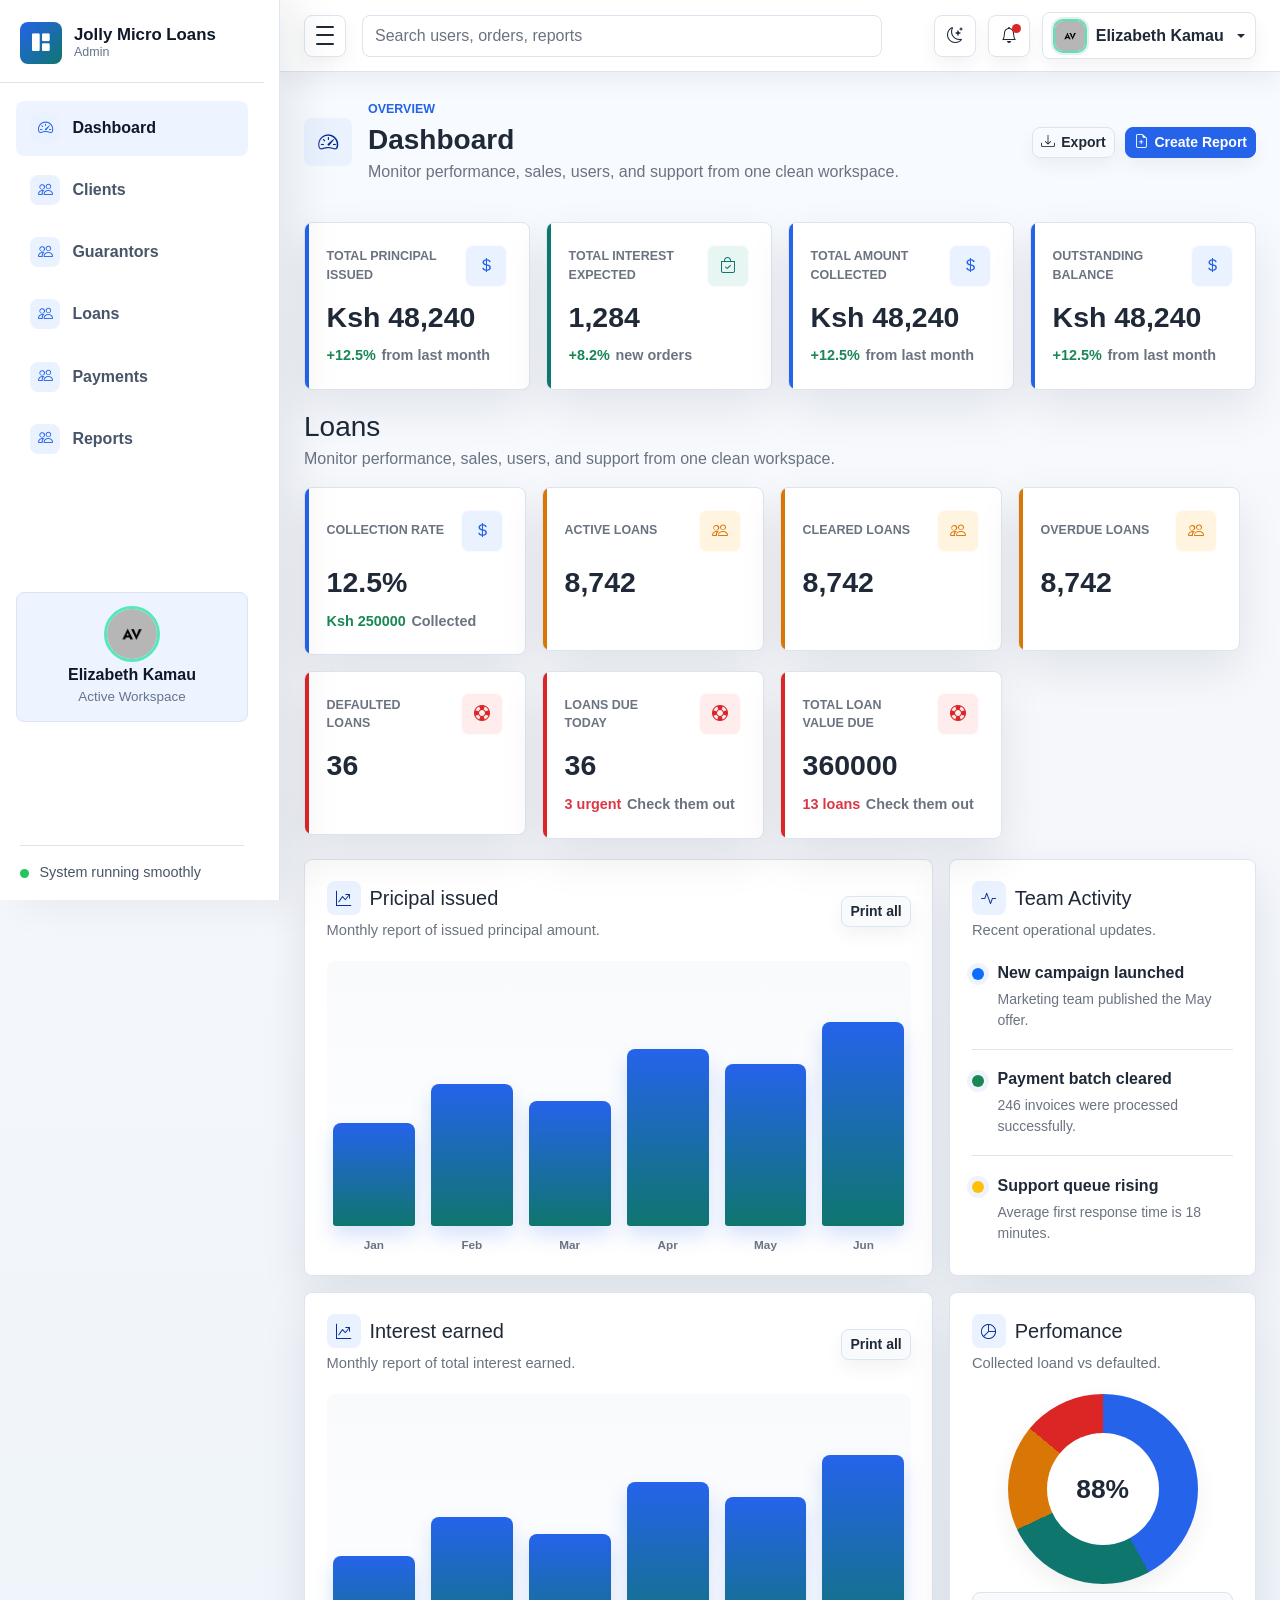
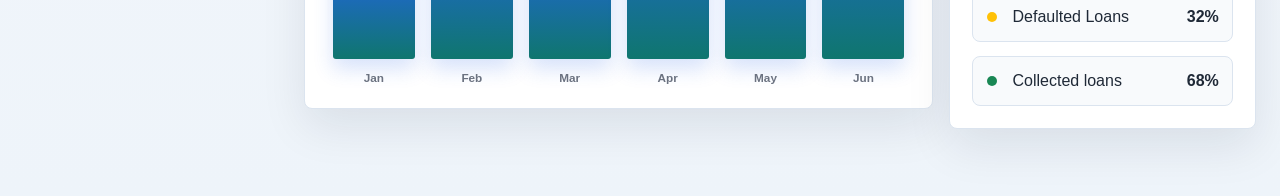
<file: html/index.html>
<!DOCTYPE html>
<html lang="en">
<head>
  <meta charset="UTF-8">
  <meta name="viewport" content="width=device-width, initial-scale=1.0">
  <meta name="description" content="adminHMD professional admin dashboard template">
  <title>Dashboard | Jolly Micro Loans</title>

  <link rel="stylesheet" href="../assets/css/bootstrap.min.css">
  <link rel="stylesheet" href="../assets/vendors/bootstrap-icons/bootstrap-icons.css">
  <link rel="stylesheet" href="../assets/css/style.css">
</head>

<body>
  <div class="admin-shell">
    <div class="sidebar-backdrop" data-sidebar-close></div>

    <aside class="admin-sidebar" id="adminSidebar" aria-label="Main navigation">
      <div class="sidebar-header">
        <a class="brand-mark" href="index.html" aria-label="adminHMD dashboard">
          <span class="brand-icon"><i class="bi bi-grid-1x2-fill" aria-hidden="true"></i></span>
          <span class="brand-copy">
            <span class="brand-title">Jolly Micro Loans</span>
            <span class="brand-subtitle">Admin </span>
          </span>
        </a>
      </div>

      <nav class="sidebar-nav">
        <a class="nav-link active" href="index.html" aria-current="page">
          <span class="nav-icon"><i class="bi bi-speedometer2" aria-hidden="true"></i></span>
          <span class="nav-text">Dashboard</span>
        </a>
        <a class="nav-link" href="clients.html">
          <span class="nav-icon"><i class="bi bi-people" aria-hidden="true"></i></span>
          <span class="nav-text">Clients</span>
        </a>

        <a class="nav-link" href="guarantors.html">
          <span class="nav-icon"><i class="bi bi-people" aria-hidden="true"></i></span>
          <span class="nav-text">Guarantors</span>
        </a>

        <a class="nav-link" href="loans.html">
          <span class="nav-icon"><i class="bi bi-people" aria-hidden="true"></i></span>
          <span class="nav-text">Loans</span>
        </a>

        <a class="nav-link" href="payments.html">
          <span class="nav-icon"><i class="bi bi-people" aria-hidden="true"></i></span>
          <span class="nav-text">Payments</span>
        </a>

        <a class="nav-link" href="reports.html">
          <span class="nav-icon"><i class="bi bi-people" aria-hidden="true"></i></span>
          <span class="nav-text">Reports</span>
        </a>

        
      </nav>

      <div class="sidebar-user">
        <img class="avatar-img avatar-md sidebar-user-avatar" src="../assets/images/avatar/avatar.jpg" alt="Elizabeth Kamau">
        <strong>Elizabeth Wangui</strong>
        <small>Active Workspace</small>
      </div>

      <div class="sidebar-footer">
        <span class="status-dot"></span>
        <span class="sidebar-footer-text">System running smoothly</span>
      </div>
    </aside>

    <div class="admin-main">
      <nav class="navbar admin-navbar navbar-expand bg-white">
        <div class="container-fluid px-3 px-lg-4">
          <button class="sidebar-toggle" type="button" data-sidebar-toggle aria-controls="adminSidebar" aria-expanded="true" aria-label="Toggle sidebar">
            <span></span>
            <span></span>
            <span></span>
          </button>

          <form class="d-none d-md-flex ms-3 flex-grow-1" role="search">
            <input class="form-control search-input" type="search" placeholder="Search users, orders, reports" aria-label="Search">
          </form>

          <div class="navbar-actions ms-auto">
            <button class="icon-button theme-toggle" type="button" data-theme-toggle aria-label="Switch color theme" title="Switch color theme">
              <i class="bi bi-moon-stars" data-theme-icon aria-hidden="true"></i>
            </button>
            <div class="dropdown">
              <button class="icon-button" type="button" data-bs-toggle="dropdown" aria-expanded="false" aria-label="Notifications">
                <span class="notification-dot"></span>
                <i class="bi bi-bell" aria-hidden="true"></i>
              </button>
              <div class="dropdown-menu dropdown-menu-end notification-menu">
                <div class="dropdown-header fw-bold text-body">Notifications</div>
                <a class="dropdown-item" href="users.html">
                  <span class="notification-title">New user registered</span>
                  <span class="notification-time">4 minutes ago</span>
                </a>
                <a class="dropdown-item" href="charts.html">
                  <span class="notification-title">Revenue target reached</span>
                  <span class="notification-time">32 minutes ago</span>
                </a>
                <a class="dropdown-item" href="settings.html">
                  <span class="notification-title">Security review completed</span>
                  <span class="notification-time">1 hour ago</span>
                </a>
              </div>
            </div>

            <div class="dropdown">
              <button class="profile-button dropdown-toggle" type="button" data-bs-toggle="dropdown" aria-expanded="false">
                <img class="avatar-img avatar-sm" src="../assets/images/avatar/avatar.jpg" alt="Elizabeth Wangui">
                <span class="profile-name d-none d-sm-inline">Elizabeth Wangui</span>
              </button>
              <ul class="dropdown-menu dropdown-menu-end">
                <li><a class="dropdown-item" href="profile.html">Profile</a></li>
                <li><a class="dropdown-item" href="settings.html">Account settings</a></li>
                <li><hr class="dropdown-divider"></li>
                <li><a class="dropdown-item" href="login.html">Sign out</a></li>
              </ul>
            </div>
          </div>
        </div>
      </nav>

      <main class="dashboard-content">
        <div class="container-fluid px-3 px-lg-4 py-4">
          <div class="page-heading">
            <div class="page-heading-copy">
              <span class="page-icon"><i class="bi bi-speedometer2" aria-hidden="true"></i></span>
              <div>
                <p class="eyebrow mb-1">Overview</p>
                <h1 class="h3 mb-1">Dashboard</h1>
                <p class="text-muted mb-0">Monitor performance, sales, users, and support from one clean workspace.</p>
              </div>
            </div>
            <div class="heading-actions"><button class="btn btn-outline-secondary btn-sm" type="button"><i class="bi bi-download" aria-hidden="true"></i> Export</button><button class="btn btn-primary btn-sm" type="button"><i class="bi bi-file-earmark-plus" aria-hidden="true"></i> Create Report</button></div>
          </div>

          <section class="row g-3 mt-1" aria-label="Dashboard metrics">
            <div class="col-12 col-sm-6 col-xl-3">
              <article class="metric-card metric-primary">
                <div class="metric-top">
                  <span class="metric-label">Total Principal issued</span>
                  <span class="metric-icon"><i class="bi bi-currency-dollar" aria-hidden="true"></i></span>
                </div>
                <div class="metric-value">Ksh 48,240</div>
                <div class="metric-meta">
                  <span class="text-success">+12.5%</span>
                  <span>from last month</span>
                </div>
              </article>
            </div>

            <div class="col-12 col-sm-6 col-xl-3">
              <article class="metric-card metric-success">
                <div class="metric-top">
                  <span class="metric-label">Total Interest expected</span>
                  <span class="metric-icon"><i class="bi bi-bag-check" aria-hidden="true"></i></span>
                </div>
                <div class="metric-value">1,284</div>
                <div class="metric-meta">
                  <span class="text-success">+8.2%</span>
                  <span>new orders</span>
                </div>
              </article>
            </div>

            
            <div class="col-12 col-sm-6 col-xl-3">
              <article class="metric-card metric-primary">
                <div class="metric-top">
                  <span class="metric-label">Total Amount collected</span>
                  <span class="metric-icon"><i class="bi bi-currency-dollar" aria-hidden="true"></i></span>
                </div>
                <div class="metric-value">Ksh 48,240</div>
                <div class="metric-meta">
                  <span class="text-success">+12.5%</span>
                  <span>from last month</span>
                </div>
              </article>
            </div>

            <div class="col-12 col-sm-6 col-xl-3">
              <article class="metric-card metric-primary">
                <div class="metric-top">
                  <span class="metric-label">Outstanding balance</span>
                  <span class="metric-icon"><i class="bi bi-currency-dollar" aria-hidden="true"></i></span>
                </div>
                <div class="metric-value">Ksh 48,240</div>
                <div class="metric-meta">
                  <span class="text-success">+12.5%</span>
                  <span>from last month</span>
                </div>
              </article>
            </div>

             <section class="row g-3 mt-1" aria-label="Dashboard metrics">

            <div>
                
                <h1 class="h3 mb-1">Loans</h1>
                <p class="text-muted mb-0">Monitor performance, sales, users, and support from one clean workspace.</p>
              </div>

              <div class="col-12 col-sm-6 col-xl-3">
              <article class="metric-card metric-primary">
                <div class="metric-top">
                  <span class="metric-label">Collection rate</span>
                  <span class="metric-icon"><i class="bi bi-currency-dollar" aria-hidden="true"></i></span>
                </div>
                <div class="metric-value">12.5%</div>
                <div class="metric-meta">
                  <span class="text-success">Ksh 250000</span>
                  <span>Collected</span>
                </div>
              </article>
            </div>

            <div class="col-12 col-sm-6 col-xl-3">
              <article class="metric-card metric-warning">
                <div class="metric-top">
                  <span class="metric-label">Active loans</span>
                  <span class="metric-icon"><i class="bi bi-people" aria-hidden="true"></i></span>
                </div>
                <div class="metric-value">8,742</div>
                
              </article>
            </div>

            <div class="col-12 col-sm-6 col-xl-3">
              <article class="metric-card metric-warning">
                <div class="metric-top">
                  <span class="metric-label">Cleared loans</span>
                  <span class="metric-icon"><i class="bi bi-people" aria-hidden="true"></i></span>
                </div>
                <div class="metric-value">8,742</div>
                
              </article>
            </div>

            <div class="col-12 col-sm-6 col-xl-3">
              <article class="metric-card metric-warning">
                <div class="metric-top">
                  <span class="metric-label">Overdue loans</span>
                  <span class="metric-icon"><i class="bi bi-people" aria-hidden="true"></i></span>
                </div>
                <div class="metric-value">8,742</div>
                
              </article>
            </div>

            <div class="col-12 col-sm-6 col-xl-3">
              <article class="metric-card metric-danger">
                <div class="metric-top">
                  <span class="metric-label">Defaulted loans</span>
                  <span class="metric-icon"><i class="bi bi-life-preserver" aria-hidden="true"></i></span>
                </div>
                <div class="metric-value">36</div>
                
              </article>
            </div>

            <div class="col-12 col-sm-6 col-xl-3">
              <article class="metric-card metric-danger">
                <div class="metric-top">
                  <span class="metric-label">Loans due today</span>
                  <span class="metric-icon"><i class="bi bi-life-preserver" aria-hidden="true"></i></span>
                </div>
                <div class="metric-value">36</div>
                <div class="metric-meta">
                  <span class="text-danger">3 urgent</span>
                  <span>Check them out</span>
                </div>
              </article>
            </div>

            <div class="col-12 col-sm-6 col-xl-3">
              <article class="metric-card metric-danger">
                <div class="metric-top">
                  <span class="metric-label">Total loan value due</span>
                  <span class="metric-icon"><i class="bi bi-life-preserver" aria-hidden="true"></i></span>
                </div>
                <div class="metric-value">360000</div>
                <div class="metric-meta">
                  <span class="text-danger">13 loans</span>
                  <span>Check them out</span>
                </div>
              </article>
            </div>

            </section>

          </section>

          <section class="row g-3 mt-1">
            <div class="col-12 col-xl-8">
              <div class="panel">
                <div class="panel-header">
                  <div>
                    <h2 class="h5 mb-1 section-title"><i class="bi bi-graph-up-arrow" aria-hidden="true"></i><span>Pricipal issued</span></h2>
                    <p class="text-muted mb-0">Monthly report of issued principal amount.</p>
                  </div>
                  <a class="btn btn-light btn-sm" href="charts.html">Print all</a>
                </div>

                <div class="chart-bars" aria-label="Sales performance chart">
                  <div class="chart-column bar-42"><span></span><small>Jan</small></div>
                  <div class="chart-column bar-58"><span></span><small>Feb</small></div>
                  <div class="chart-column bar-51"><span></span><small>Mar</small></div>
                  <div class="chart-column bar-72"><span></span><small>Apr</small></div>
                  <div class="chart-column bar-66"><span></span><small>May</small></div>
                  <div class="chart-column bar-83"><span></span><small>Jun</small></div>
                </div>
              </div>
            </div>

            <div class="col-12 col-xl-4">
              <div class="panel h-100">
                <div class="panel-header">
                  <div>
                    <h2 class="h5 mb-1 section-title"><i class="bi bi-activity" aria-hidden="true"></i><span>Team Activity</span></h2>
                    <p class="text-muted mb-0">Recent operational updates.</p>
                  </div>
                </div>

                <div class="activity-list">
                  <div class="activity-item"><span class="activity-dot bg-primary"></span><div><p class="mb-1 fw-semibold">New campaign launched</p><p class="text-muted small mb-0">Marketing team published the May offer.</p></div></div>
                  <div class="activity-item"><span class="activity-dot bg-success"></span><div><p class="mb-1 fw-semibold">Payment batch cleared</p><p class="text-muted small mb-0">246 invoices were processed successfully.</p></div></div>
                  <div class="activity-item"><span class="activity-dot bg-warning"></span><div><p class="mb-1 fw-semibold">Support queue rising</p><p class="text-muted small mb-0">Average first response time is 18 minutes.</p></div></div>
                </div>
              </div>
            </div>

            <div class="col-12 col-xl-8">
              <div class="panel">
                <div class="panel-header">
                  <div>
                    <h2 class="h5 mb-1 section-title"><i class="bi bi-graph-up-arrow" aria-hidden="true"></i><span>Interest earned</span></h2>
                    <p class="text-muted mb-0">Monthly report of total interest earned.</p>
                  </div>
                  <a class="btn btn-light btn-sm" href="charts.html">Print all</a>
                </div>

                <div class="chart-bars" aria-label="Sales performance chart">
                  <div class="chart-column bar-42"><span></span><small>Jan</small></div>
                  <div class="chart-column bar-58"><span></span><small>Feb</small></div>
                  <div class="chart-column bar-51"><span></span><small>Mar</small></div>
                  <div class="chart-column bar-72"><span></span><small>Apr</small></div>
                  <div class="chart-column bar-66"><span></span><small>May</small></div>
                  <div class="chart-column bar-83"><span></span><small>Jun</small></div>
                </div>
              </div>
            </div>
            
            <div class="col-12 col-xl-4">
              <div class="panel h-100">
                <div class="panel-header">
                  <div><h2 class="h5 mb-1 section-title"><i class="bi bi-pie-chart" aria-hidden="true"></i><span>Perfomance</span></h2><p class="text-muted mb-0">Collected loand vs defaulted.</p></div></div>
                <div class="donut-chart mx-auto"><span>88%</span></div>
                <div class="legend-list mt-2">
                  <div><span class="legend-dot bg-warning"></span>Defaulted Loans<strong>32%</strong></div>
                  <div><span class="legend-dot bg-success"></span>Collected loans<strong>68%</strong></div>
                </div>
              </div>
            </div>
          
          </section>


          
        </div>
      </main>

      <footer class="admin-footer">
        <div class="container-fluid px-3 px-lg-4">
         
        </div>
      </footer>
    </div>
  </div>

  <script src="../assets/js/bootstrap.bundle.min.js"></script>
  <script src="../assets/js/main.js"></script>
</body>
</html>
</file>
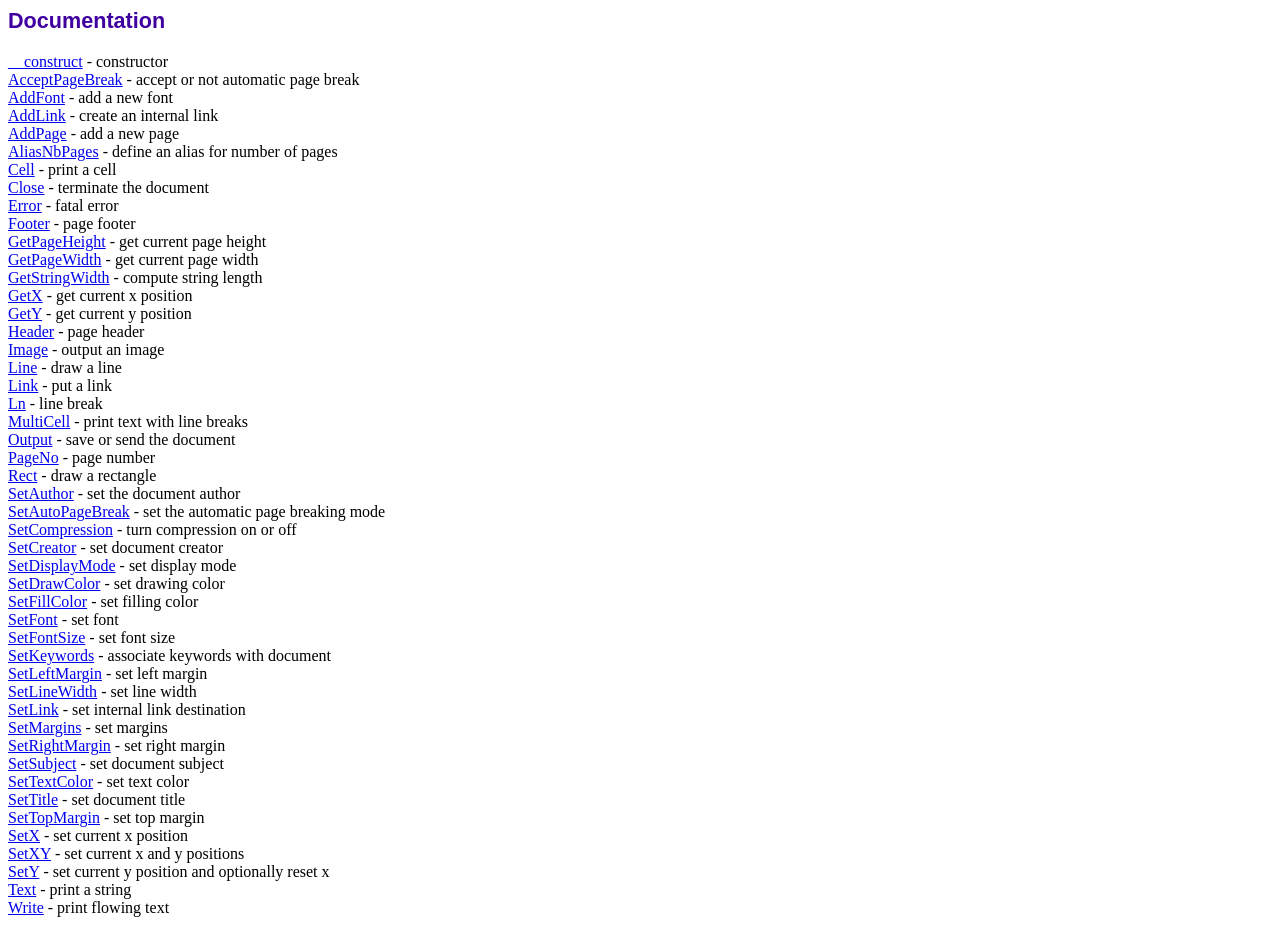
<file: assets/fpdf/doc/index.htm>
<!DOCTYPE html PUBLIC "-//W3C//DTD HTML 4.01 Transitional//EN">
<html>
<head>
<meta http-equiv="Content-Type" content="text/html; charset=UTF-8">
<title>Documentation</title>
<link type="text/css" rel="stylesheet" href="../fpdf.css">
</head>
<body>
<h1>Documentation</h1>
<a href="__construct.htm">__construct</a> - constructor<br>
<a href="acceptpagebreak.htm">AcceptPageBreak</a> - accept or not automatic page break<br>
<a href="addfont.htm">AddFont</a> - add a new font<br>
<a href="addlink.htm">AddLink</a> - create an internal link<br>
<a href="addpage.htm">AddPage</a> - add a new page<br>
<a href="aliasnbpages.htm">AliasNbPages</a> - define an alias for number of pages<br>
<a href="cell.htm">Cell</a> - print a cell<br>
<a href="close.htm">Close</a> - terminate the document<br>
<a href="error.htm">Error</a> - fatal error<br>
<a href="footer.htm">Footer</a> - page footer<br>
<a href="getpageheight.htm">GetPageHeight</a> - get current page height<br>
<a href="getpagewidth.htm">GetPageWidth</a> - get current page width<br>
<a href="getstringwidth.htm">GetStringWidth</a> - compute string length<br>
<a href="getx.htm">GetX</a> - get current x position<br>
<a href="gety.htm">GetY</a> - get current y position<br>
<a href="header.htm">Header</a> - page header<br>
<a href="image.htm">Image</a> - output an image<br>
<a href="line.htm">Line</a> - draw a line<br>
<a href="link.htm">Link</a> - put a link<br>
<a href="ln.htm">Ln</a> - line break<br>
<a href="multicell.htm">MultiCell</a> - print text with line breaks<br>
<a href="output.htm">Output</a> - save or send the document<br>
<a href="pageno.htm">PageNo</a> - page number<br>
<a href="rect.htm">Rect</a> - draw a rectangle<br>
<a href="setauthor.htm">SetAuthor</a> - set the document author<br>
<a href="setautopagebreak.htm">SetAutoPageBreak</a> - set the automatic page breaking mode<br>
<a href="setcompression.htm">SetCompression</a> - turn compression on or off<br>
<a href="setcreator.htm">SetCreator</a> - set document creator<br>
<a href="setdisplaymode.htm">SetDisplayMode</a> - set display mode<br>
<a href="setdrawcolor.htm">SetDrawColor</a> - set drawing color<br>
<a href="setfillcolor.htm">SetFillColor</a> - set filling color<br>
<a href="setfont.htm">SetFont</a> - set font<br>
<a href="setfontsize.htm">SetFontSize</a> - set font size<br>
<a href="setkeywords.htm">SetKeywords</a> - associate keywords with document<br>
<a href="setleftmargin.htm">SetLeftMargin</a> - set left margin<br>
<a href="setlinewidth.htm">SetLineWidth</a> - set line width<br>
<a href="setlink.htm">SetLink</a> - set internal link destination<br>
<a href="setmargins.htm">SetMargins</a> - set margins<br>
<a href="setrightmargin.htm">SetRightMargin</a> - set right margin<br>
<a href="setsubject.htm">SetSubject</a> - set document subject<br>
<a href="settextcolor.htm">SetTextColor</a> - set text color<br>
<a href="settitle.htm">SetTitle</a> - set document title<br>
<a href="settopmargin.htm">SetTopMargin</a> - set top margin<br>
<a href="setx.htm">SetX</a> - set current x position<br>
<a href="setxy.htm">SetXY</a> - set current x and y positions<br>
<a href="sety.htm">SetY</a> - set current y position and optionally reset x<br>
<a href="text.htm">Text</a> - print a string<br>
<a href="write.htm">Write</a> - print flowing text<br>
</body>
</html>
</file>
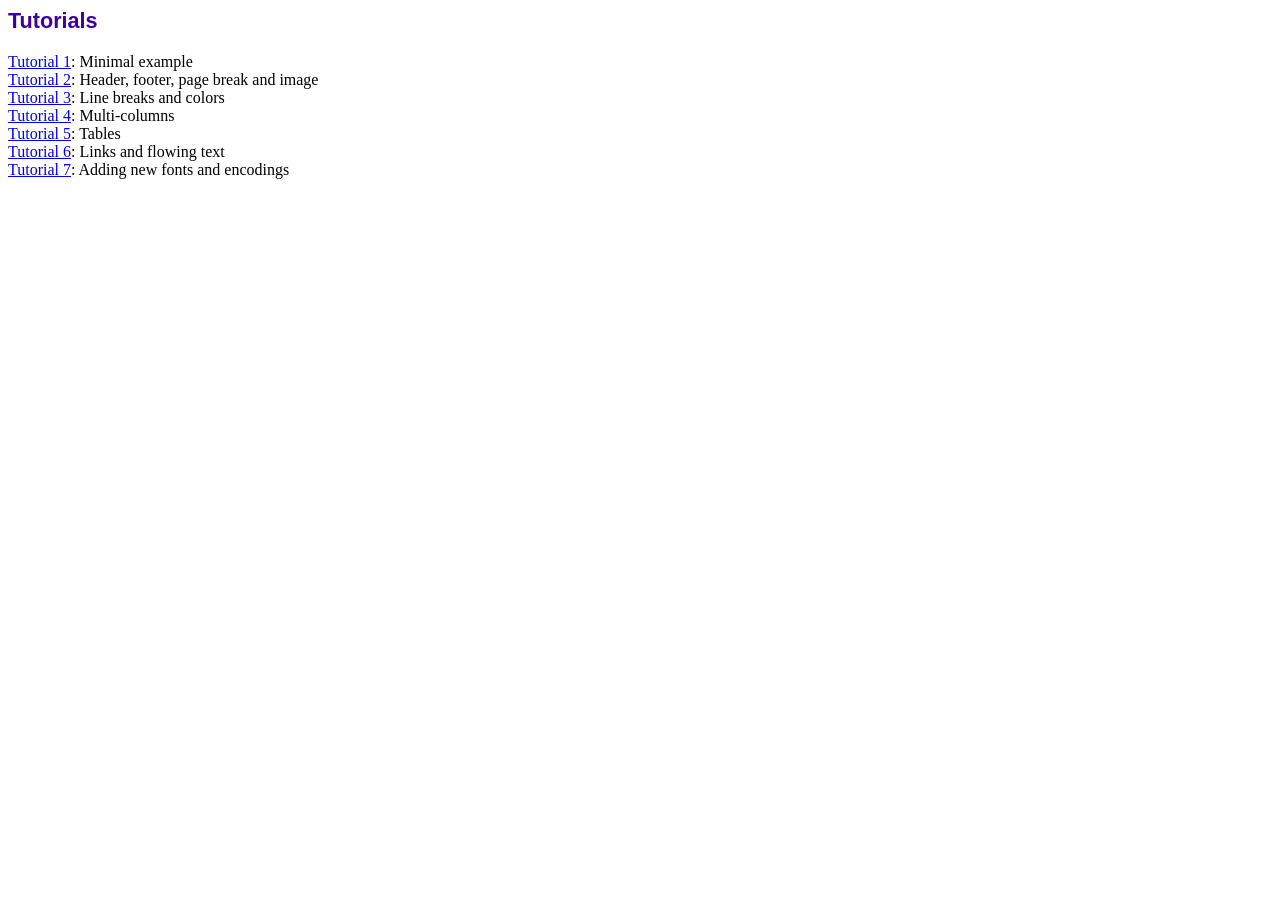
<file: assets/fpdf/tutorial/index.htm>
<!DOCTYPE html PUBLIC "-//W3C//DTD HTML 4.01 Transitional//EN">
<html>
<head>
<meta http-equiv="Content-Type" content="text/html; charset=UTF-8">
<title>Tutorials</title>
<link type="text/css" rel="stylesheet" href="../fpdf.css">
</head>
<body>
<h1>Tutorials</h1>
<ul style="list-style-type:none; margin-left:0; padding-left:0">
<li><a href="tuto1.htm">Tutorial 1</a>: Minimal example</li>
<li><a href="tuto2.htm">Tutorial 2</a>: Header, footer, page break and image</li>
<li><a href="tuto3.htm">Tutorial 3</a>: Line breaks and colors</li>
<li><a href="tuto4.htm">Tutorial 4</a>: Multi-columns</li>
<li><a href="tuto5.htm">Tutorial 5</a>: Tables</li>
<li><a href="tuto6.htm">Tutorial 6</a>: Links and flowing text</li>
<li><a href="tuto7.htm">Tutorial 7</a>: Adding new fonts and encodings</li>
</ul>
</body>
</html>
</file>
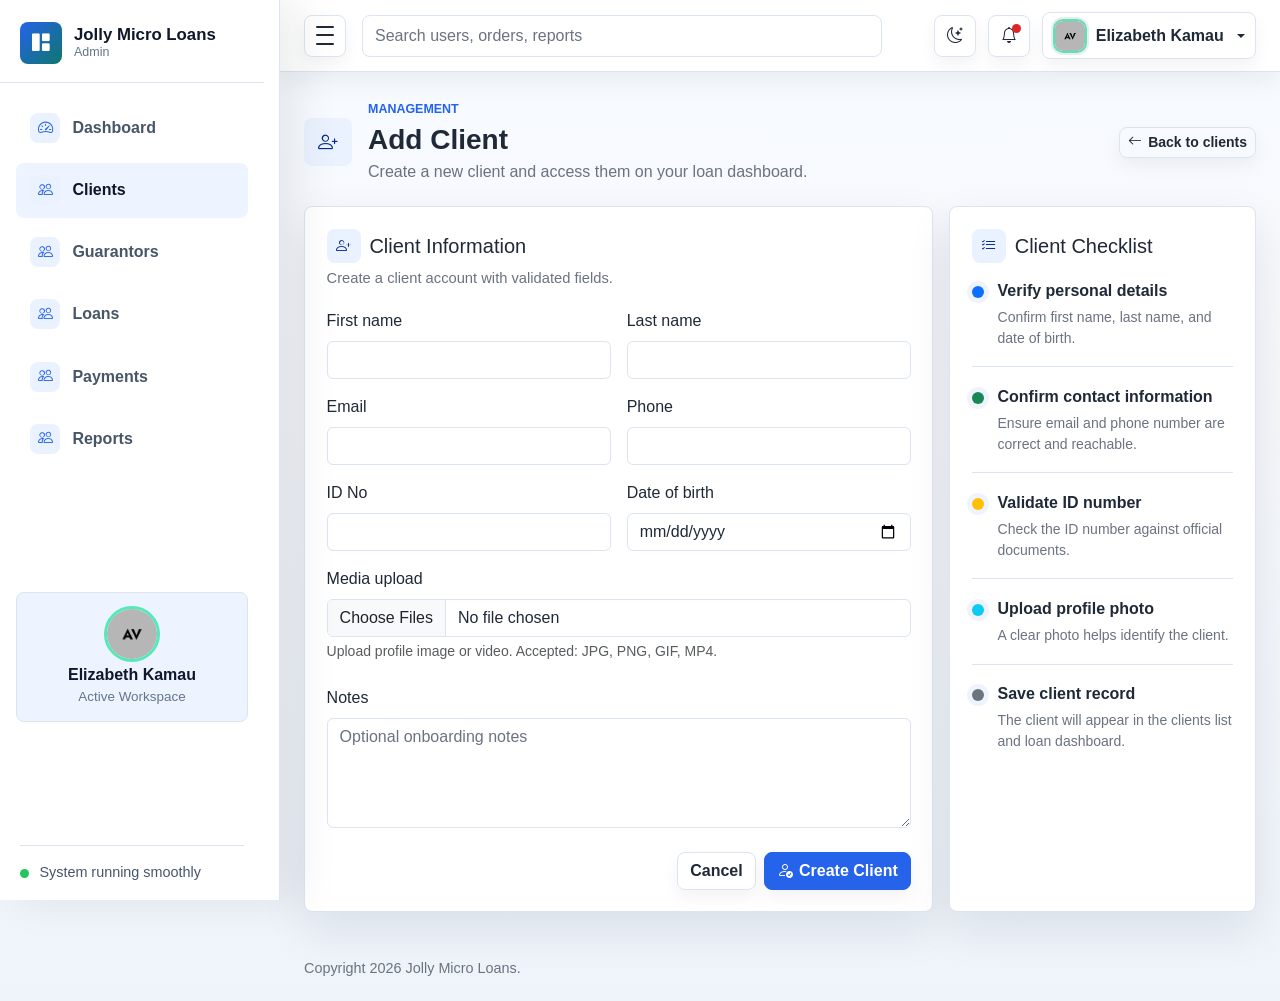
<file: html/client-registration.html>
<!DOCTYPE html>
<html lang="en">
<head>
  <meta charset="UTF-8">
  <meta name="viewport" content="width=device-width, initial-scale=1.0">
  <meta name="description" content="adminHMD professional admin dashboard template">
  <title>Reports | Jolly Micro Loans</title>

  <link rel="stylesheet" href="../assets/css/bootstrap.min.css">
  <link rel="stylesheet" href="../assets/vendors/bootstrap-icons/bootstrap-icons.css">
  <link rel="stylesheet" href="../assets/css/style.css">
</head>

<body>
  <div class="admin-shell">
    <div class="sidebar-backdrop" data-sidebar-close></div>

    <aside class="admin-sidebar" id="adminSidebar" aria-label="Main navigation">
      <div class="sidebar-header">
        <a class="brand-mark" href="index.html" aria-label="adminHMD dashboard">
          <span class="brand-icon"><i class="bi bi-grid-1x2-fill" aria-hidden="true"></i></span>
          <span class="brand-copy">
            <span class="brand-title">Jolly Micro Loans</span>
            <span class="brand-subtitle">Admin </span>
          </span>
        </a>
      </div>

      <nav class="sidebar-nav">
        <a class="nav-link " href="index.html" aria-current="page">
          <span class="nav-icon"><i class="bi bi-speedometer2" aria-hidden="true"></i></span>
          <span class="nav-text">Dashboard</span>
        </a>
        <a class="nav-link active" href="clients.html">
          <span class="nav-icon"><i class="bi bi-people" aria-hidden="true"></i></span>
          <span class="nav-text">Clients</span>
        </a>

        <a class="nav-link" href="guarantors.html">
          <span class="nav-icon"><i class="bi bi-people" aria-hidden="true"></i></span>
          <span class="nav-text">Guarantors</span>
        </a>

        <a class="nav-link" href="loans.html">
          <span class="nav-icon"><i class="bi bi-people" aria-hidden="true"></i></span>
          <span class="nav-text">Loans</span>
        </a>

        <a class="nav-link" href="payments.html">
          <span class="nav-icon"><i class="bi bi-people" aria-hidden="true"></i></span>
          <span class="nav-text">Payments</span>
        </a>

        <a class="nav-link" href="reports.html">
          <span class="nav-icon"><i class="bi bi-people" aria-hidden="true"></i></span>
          <span class="nav-text">Reports</span>
        </a>

        
      </nav>

      <div class="sidebar-user">
        <img class="avatar-img avatar-md sidebar-user-avatar" src="../assets/images/avatar/avatar.jpg" alt="Elizabeth Kamau">
        <strong>Elizabeth Wangui</strong>
        <small>Active Workspace</small>
      </div>

      <div class="sidebar-footer">
        <span class="status-dot"></span>
        <span class="sidebar-footer-text">System running smoothly</span>
      </div>
    </aside>

    <div class="admin-main">

      <nav class="navbar admin-navbar navbar-expand bg-white">
        <div class="container-fluid px-3 px-lg-4">
          <button class="sidebar-toggle" type="button" data-sidebar-toggle aria-controls="adminSidebar" aria-expanded="true" aria-label="Toggle sidebar">
            <span></span>
            <span></span>
            <span></span>
          </button>

          <form class="d-none d-md-flex ms-3 flex-grow-1" role="search">
            <input class="form-control search-input" type="search" placeholder="Search users, orders, reports" aria-label="Search">
          </form>

          <div class="navbar-actions ms-auto">
            <button class="icon-button theme-toggle" type="button" data-theme-toggle aria-label="Switch color theme" title="Switch color theme">
              <i class="bi bi-moon-stars" data-theme-icon aria-hidden="true"></i>
            </button>
            <div class="dropdown">
              <button class="icon-button" type="button" data-bs-toggle="dropdown" aria-expanded="false" aria-label="Notifications">
                <span class="notification-dot"></span>
                <i class="bi bi-bell" aria-hidden="true"></i>
              </button>
              <div class="dropdown-menu dropdown-menu-end notification-menu">
                <div class="dropdown-header fw-bold text-body">Notifications</div>
                <a class="dropdown-item" href="users.html">
                  <span class="notification-title">New user registered</span>
                  <span class="notification-time">4 minutes ago</span>
                </a>
                <a class="dropdown-item" href="charts.html">
                  <span class="notification-title">Revenue target reached</span>
                  <span class="notification-time">32 minutes ago</span>
                </a>
                <a class="dropdown-item" href="settings.html">
                  <span class="notification-title">Security review completed</span>
                  <span class="notification-time">1 hour ago</span>
                </a>
              </div>
            </div>

            <div class="dropdown">
              <button class="profile-button dropdown-toggle" type="button" data-bs-toggle="dropdown" aria-expanded="false">
                <img class="avatar-img avatar-sm" src="../assets/images/avatar/avatar.jpg" alt="Elizabeth Wangui">
                <span class="profile-name d-none d-sm-inline">Elizabeth Wangui</span>
              </button>
              <ul class="dropdown-menu dropdown-menu-end">
                <li><a class="dropdown-item" href="profile.html">Profile</a></li>
                <li><a class="dropdown-item" href="settings.html">Account settings</a></li>
                <li><hr class="dropdown-divider"></li>
                <li><a class="dropdown-item" href="login.html">Sign out</a></li>
              </ul>
            </div>
          </div>
        </div>
      </nav>

      

      <main class="dashboard-content">
  <div class="container-fluid px-3 px-lg-4 py-4">
    <div class="page-heading">
      <div class="page-heading-copy">
        <span class="page-icon"><i class="bi bi-person-plus" aria-hidden="true"></i></span>
        <div>
          <p class="eyebrow mb-1">Management</p>
          <h1 class="h3 mb-1">Add Client</h1>
          <p class="text-muted mb-0">Create a new client and access them on your loan dashboard.</p>
        </div>
      </div>
      <div class="heading-actions">
        <a class="btn btn-outline-secondary btn-sm" href="clients.html">
          <i class="bi bi-arrow-left" aria-hidden="true"></i> Back to clients
        </a>
      </div>
    </div>

    <section class="row g-3">
      <!-- Left column: form -->
      <div class="col-12 col-xl-8">
        <form class="panel needs-validation" method="post" enctype="multipart/form-data" novalidate>
          <div class="panel-header">
            <div>
              <h2 class="h5 mb-1 section-title">
                <i class="bi bi-person-plus" aria-hidden="true"></i>
                <span>Client Information</span>
              </h2>
              <p class="text-muted mb-0">Create a client account with validated fields.</p>
            </div>
          </div>

          <div class="row g-3">
            <div class="col-md-6">
              <label class="form-label" for="firstName">First name</label>
              <input class="form-control" id="firstName" name="firstName" type="text" required>
              <div class="invalid-feedback">First name is required.</div>
            </div>

            <div class="col-md-6">
              <label class="form-label" for="lastName">Last name</label>
              <input class="form-control" id="lastName" name="lastName" type="text" required>
              <div class="invalid-feedback">Last name is required.</div>
            </div>

            <div class="col-md-6">
              <label class="form-label" for="email">Email</label>
              <input class="form-control" id="email" name="email" type="email" required>
              <div class="invalid-feedback">Enter a valid email.</div>
            </div>

            <div class="col-md-6">
              <label class="form-label" for="phone">Phone</label>
              <input class="form-control" id="phone" name="phone" type="tel" required>
              <div class="invalid-feedback">Phone number is required.</div>
            </div>

            <div class="col-md-6">
              <label class="form-label" for="idNo">ID No</label>
              <input class="form-control" id="idNo" name="idNo" type="text" required>
              <div class="invalid-feedback">ID number is required.</div>
            </div>

            <!-- Datepicker -->
            <div class="col-md-6">
              <label class="form-label" for="dob">Date of birth</label>
              <input class="form-control" id="dob" name="dob" type="date" required>
              <div class="invalid-feedback">Date of birth is required.</div>
            </div>

            <!-- Media upload -->
            <div class="col-12">
              <label class="form-label" for="media">Media upload</label>
              <input class="form-control" id="media" name="media[]" type="file" accept="image/*,video/*" multiple>
              <div class="form-text">Upload profile image or video. Accepted: JPG, PNG, GIF, MP4.</div>
              <div id="mediaPreview" class="mt-2 d-flex flex-wrap"></div>
            </div>

            <div class="col-12">
              <label class="form-label" for="notes">Notes</label>
              <textarea class="form-control" id="notes" name="notes" rows="4" placeholder="Optional onboarding notes"></textarea>
            </div>
          </div>

          <div class="d-flex flex-wrap justify-content-end gap-2 mt-4">
            <a class="btn btn-outline-secondary" href="clients.html">Cancel</a>
            <button class="btn btn-primary" type="submit">
              <i class="bi bi-person-check" aria-hidden="true"></i> Create Client
            </button>
          </div>
        </form>

        <script>
          (() => {
            // Bootstrap validation
            document.querySelectorAll('.needs-validation').forEach(form => {
              form.addEventListener('submit', event => {
                if (!form.checkValidity()) {
                  event.preventDefault();
                  event.stopPropagation();
                }
                form.classList.add('was-validated');
              }, false);
            });

            // Media preview
            const mediaInput = document.getElementById('media');
            const preview = document.getElementById('mediaPreview');

            if (mediaInput && preview) {
              mediaInput.addEventListener('change', () => {
                preview.innerHTML = '';

                Array.from(mediaInput.files).forEach(file => {
                  const url = URL.createObjectURL(file);
                  const html = file.type.startsWith('image/')
                    ? `<img src="${url}" class="img-thumbnail me-2 mb-2" style="max-height:120px" alt="Preview">`
                    : `<video src="${url}" class="img-thumbnail me-2 mb-2" style="max-height:120px" controls></video>`;

                  preview.insertAdjacentHTML('beforeend', html);
                });
              });
            }
          })();
        </script>
      </div>

      <!-- Right column: Client checklist -->
      <div class="col-12 col-xl-4">
        <div class="panel h-100">
          <h2 class="h5 mb-3 section-title">
            <i class="bi bi-list-check" aria-hidden="true"></i>
            <span>Client Checklist</span>
          </h2>
          <div class="activity-list">
            <div class="activity-item">
              <span class="activity-dot bg-primary"></span>
              <div>
                <p class="mb-1 fw-semibold">Verify personal details</p>
                <p class="text-muted small mb-0">Confirm first name, last name, and date of birth.</p>
              </div>
            </div>
            <div class="activity-item">
              <span class="activity-dot bg-success"></span>
              <div>
                <p class="mb-1 fw-semibold">Confirm contact information</p>
                <p class="text-muted small mb-0">Ensure email and phone number are correct and reachable.</p>
              </div>
            </div>
            <div class="activity-item">
              <span class="activity-dot bg-warning"></span>
              <div>
                <p class="mb-1 fw-semibold">Validate ID number</p>
                <p class="text-muted small mb-0">Check the ID number against official documents.</p>
              </div>
            </div>
            <div class="activity-item">
              <span class="activity-dot bg-info"></span>
              <div>
                <p class="mb-1 fw-semibold">Upload profile photo</p>
                <p class="text-muted small mb-0">A clear photo helps identify the client.</p>
              </div>
            </div>
            <div class="activity-item">
              <span class="activity-dot bg-secondary"></span>
              <div>
                <p class="mb-1 fw-semibold">Save client record</p>
                <p class="text-muted small mb-0">The client will appear in the clients list and loan dashboard.</p>
              </div>
            </div>
          </div>
        </div>
      </div>
    </section>
  </div>
</main>


      <footer class="admin-footer">
        <div class="container-fluid px-3 px-lg-4">
          <span>Copyright 2026 Jolly Micro Loans. <br>   </span>
        </div>
      </footer>
    </div>
  </div>

  <script src="../assets/js/bootstrap.bundle.min.js"></script>
  <script src="../assets/js/main.js"></script>
</body>
</html>
</file>
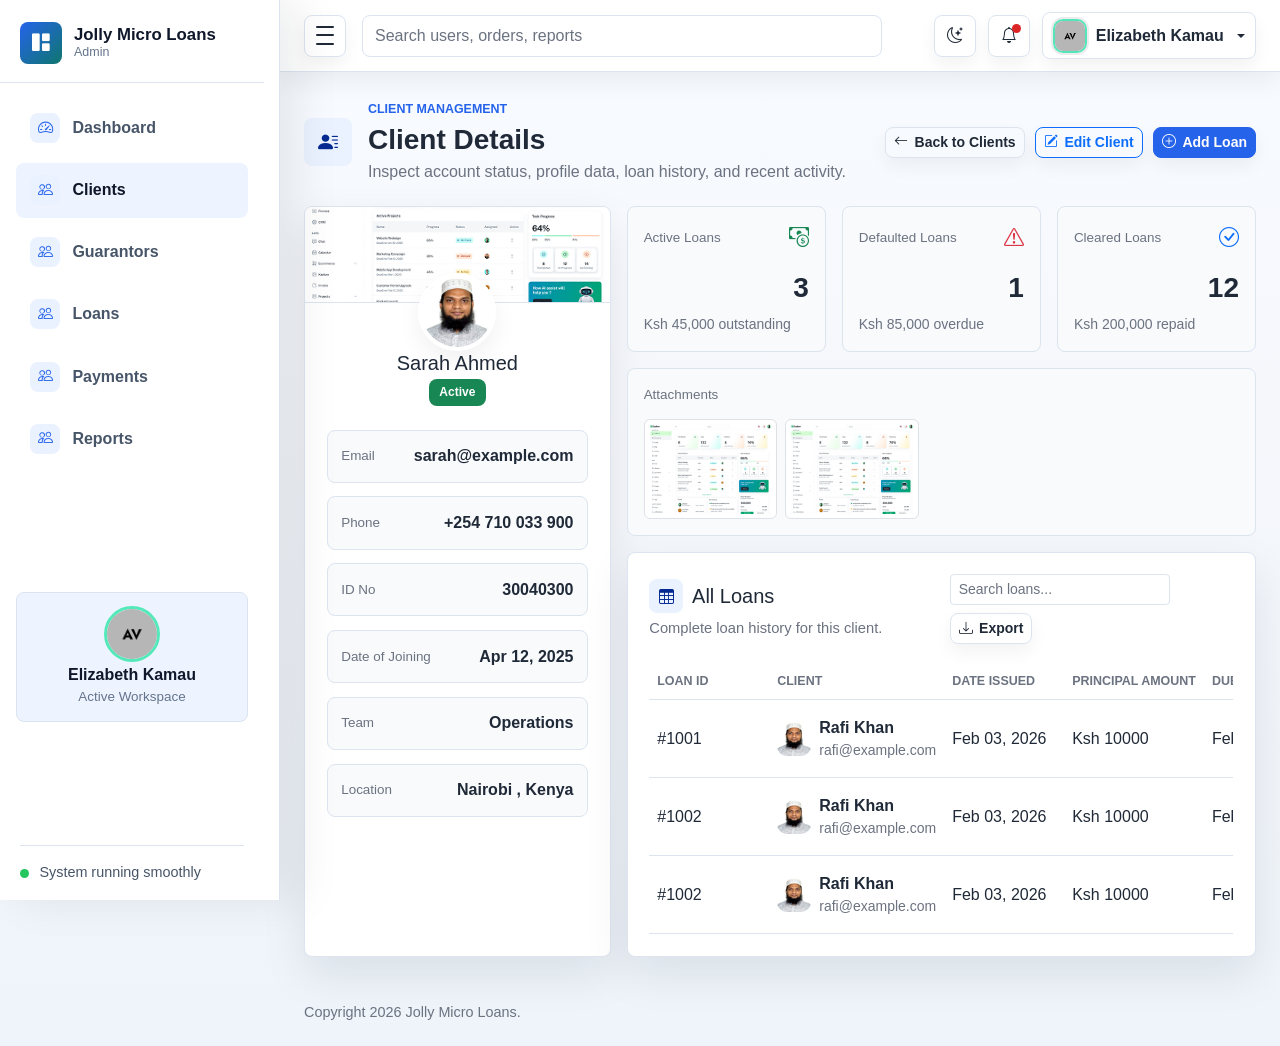
<file: html/client-view.html>
<!DOCTYPE html>
<html lang="en">
<head>
  <meta charset="UTF-8">
  <meta name="viewport" content="width=device-width, initial-scale=1.0">
  <meta name="description" content="adminHMD professional admin dashboard template">
  <title>Reports | Jolly Micro Loans</title>

  <link rel="stylesheet" href="../assets/css/bootstrap.min.css">
  <link rel="stylesheet" href="../assets/vendors/bootstrap-icons/bootstrap-icons.css">
  <link rel="stylesheet" href="../assets/css/style.css">
</head>

<body>
  <div class="admin-shell">
    <div class="sidebar-backdrop" data-sidebar-close></div>

    <aside class="admin-sidebar" id="adminSidebar" aria-label="Main navigation">
      <div class="sidebar-header">
        <a class="brand-mark" href="index.html" aria-label="adminHMD dashboard">
          <span class="brand-icon"><i class="bi bi-grid-1x2-fill" aria-hidden="true"></i></span>
          <span class="brand-copy">
            <span class="brand-title">Jolly Micro Loans</span>
            <span class="brand-subtitle">Admin </span>
          </span>
        </a>
      </div>

      <nav class="sidebar-nav">
        <a class="nav-link " href="index.html" aria-current="page">
          <span class="nav-icon"><i class="bi bi-speedometer2" aria-hidden="true"></i></span>
          <span class="nav-text">Dashboard</span>
        </a>
        <a class="nav-link active" href="clients.html">
          <span class="nav-icon"><i class="bi bi-people" aria-hidden="true"></i></span>
          <span class="nav-text">Clients</span>
        </a>

        <a class="nav-link" href="guarantors.html">
          <span class="nav-icon"><i class="bi bi-people" aria-hidden="true"></i></span>
          <span class="nav-text">Guarantors</span>
        </a>

        <a class="nav-link" href="loans.html">
          <span class="nav-icon"><i class="bi bi-people" aria-hidden="true"></i></span>
          <span class="nav-text">Loans</span>
        </a>

        <a class="nav-link" href="payments.html">
          <span class="nav-icon"><i class="bi bi-people" aria-hidden="true"></i></span>
          <span class="nav-text">Payments</span>
        </a>

        <a class="nav-link" href="reports.html">
          <span class="nav-icon"><i class="bi bi-people" aria-hidden="true"></i></span>
          <span class="nav-text">Reports</span>
        </a>

        
      </nav>

      <div class="sidebar-user">
        <img class="avatar-img avatar-md sidebar-user-avatar" src="../assets/images/avatar/avatar.jpg" alt="Elizabeth Kamau">
        <strong>Elizabeth Wangui</strong>
        <small>Active Workspace</small>
      </div>

      <div class="sidebar-footer">
        <span class="status-dot"></span>
        <span class="sidebar-footer-text">System running smoothly</span>
      </div>
    </aside>

    <div class="admin-main">

      <nav class="navbar admin-navbar navbar-expand bg-white">
        <div class="container-fluid px-3 px-lg-4">
          <button class="sidebar-toggle" type="button" data-sidebar-toggle aria-controls="adminSidebar" aria-expanded="true" aria-label="Toggle sidebar">
            <span></span>
            <span></span>
            <span></span>
          </button>

          <form class="d-none d-md-flex ms-3 flex-grow-1" role="search">
            <input class="form-control search-input" type="search" placeholder="Search users, orders, reports" aria-label="Search">
          </form>

          <div class="navbar-actions ms-auto">
            <button class="icon-button theme-toggle" type="button" data-theme-toggle aria-label="Switch color theme" title="Switch color theme">
              <i class="bi bi-moon-stars" data-theme-icon aria-hidden="true"></i>
            </button>
            <div class="dropdown">
              <button class="icon-button" type="button" data-bs-toggle="dropdown" aria-expanded="false" aria-label="Notifications">
                <span class="notification-dot"></span>
                <i class="bi bi-bell" aria-hidden="true"></i>
              </button>
              <div class="dropdown-menu dropdown-menu-end notification-menu">
                <div class="dropdown-header fw-bold text-body">Notifications</div>
                <a class="dropdown-item" href="users.html">
                  <span class="notification-title">New user registered</span>
                  <span class="notification-time">4 minutes ago</span>
                </a>
                <a class="dropdown-item" href="charts.html">
                  <span class="notification-title">Revenue target reached</span>
                  <span class="notification-time">32 minutes ago</span>
                </a>
                <a class="dropdown-item" href="settings.html">
                  <span class="notification-title">Security review completed</span>
                  <span class="notification-time">1 hour ago</span>
                </a>
              </div>
            </div>

            <div class="dropdown">
              <button class="profile-button dropdown-toggle" type="button" data-bs-toggle="dropdown" aria-expanded="false">
                <img class="avatar-img avatar-sm" src="../assets/images/avatar/avatar.jpg" alt="Elizabeth Wangui">
                <span class="profile-name d-none d-sm-inline">Elizabeth Wangui</span>
              </button>
              <ul class="dropdown-menu dropdown-menu-end">
                <li><a class="dropdown-item" href="profile.html">Profile</a></li>
                <li><a class="dropdown-item" href="settings.html">Account settings</a></li>
                <li><hr class="dropdown-divider"></li>
                <li><a class="dropdown-item" href="login.html">Sign out</a></li>
              </ul>
            </div>
          </div>
        </div>
      </nav>

      

      <main class="dashboard-content">
  <div class="container-fluid px-3 px-lg-4 py-4">
    <div class="page-heading">
      <div class="page-heading-copy">
        <span class="page-icon"><i class="bi bi-person-lines-fill" aria-hidden="true"></i></span>
        <div>
          <p class="eyebrow mb-1">Client Management</p>
          <h1 class="h3 mb-1">Client Details</h1>
          <p class="text-muted mb-0">Inspect account status, profile data, loan history, and recent activity.</p>
        </div>
      </div>
      <div class="heading-actions">
        <a class="btn btn-outline-secondary btn-sm" href="clients.html">
          <i class="bi bi-arrow-left" aria-hidden="true"></i> Back to Clients
        </a>
        <a class="btn btn-outline-primary btn-sm" href="#">
          <i class="bi bi-pencil-square" aria-hidden="true"></i> Edit Client
        </a>
        <a class="btn btn-primary btn-sm" href="#">
          <i class="bi bi-plus-circle" aria-hidden="true"></i> Add Loan
        </a>
      </div>
    </div>

    <section class="row g-3">
      <!-- Client profile -->
      <div class="col-12 col-xl-4">
        <div class="panel h-100 text-center profile-card">
          <div class="profile-cover">
            <img src="../assets/images/png/dasher-ui-bootstrap-5.jpg" alt="User workspace preview">
          </div>
          <div class="profile-hero">
            <img class="avatar-img avatar-xl profile-photo" src="../assets/images/avatar/avatar-1.jpg" alt="Sarah Ahmed">
            <h2 class="h5 mb-1">Sarah Ahmed</h2>
            <span class="badge text-bg-success">Active </span>
          </div>
          <div class="info-list mt-4 text-start">
            <div><span>Email</span><strong>sarah@example.com</strong></div>
            <div><span>Phone</span><strong>+254 710 033 900</strong></div>
            <div><span>ID No</span><strong>30040300</strong></div>
            <div><span>Date of Joining</span><strong>Apr 12, 2025</strong></div>
            <div><span>Team</span><strong>Operations</strong></div>
            <div><span>Location</span><strong>Nairobi , Kenya</strong></div>
          </div>
        </div>
      </div>

      <!-- Loan summary + account overview -->
      <div class="col-12 col-xl-8">
        <div class="row g-3">
          <!-- Active loans -->
          <div class="col-12 col-md-4">
            <div class="mini-card h-100 d-flex flex-column">
              <div class="d-flex align-items-center justify-content-between mb-2">
                <span>Active Loans</span>
                <i class="bi bi-cash-coin text-success fs-5"></i>
              </div>
              <strong class="fs-3">3</strong>
              <small class="text-muted">Ksh 45,000 outstanding</small>
            </div>
          </div>

          <!-- Defaulted loans -->
          <div class="col-12 col-md-4">
            <div class="mini-card h-100 d-flex flex-column">
              <div class="d-flex align-items-center justify-content-between mb-2">
                <span>Defaulted Loans</span>
                <i class="bi bi-exclamation-triangle text-danger fs-5"></i>
              </div>
              <strong class="fs-3">1</strong>
              <small class="text-muted">Ksh 85,000 overdue</small>
            </div>
          </div>

          <!-- Cleared loans -->
          <div class="col-12 col-md-4">
            <div class="mini-card h-100 d-flex flex-column">
              <div class="d-flex align-items-center justify-content-between mb-2">
                <span>Cleared Loans</span>
                <i class="bi bi-check-circle text-primary fs-5"></i>
              </div>
              <strong class="fs-3">12</strong>
              <small class="text-muted">Ksh 200,000 repaid</small>
            </div>
          </div>

          <div class="col-12">
              <div class="mini-card">
                <span>Attachments</span>
                <div class="d-flex flex-wrap gap-2 mt-2">
                  <img src="../assets/images/png/dasher-ui-bootstrap-5.jpg" class="img-thumbnail" style="max-height:100px" alt="Collateral">
                  <img src="../assets/images/png/dasher-ui-bootstrap-5.jpg" class="img-thumbnail" style="max-height:100px" alt="Collateral">
                </div>
              </div>
            </div>
        </div>

        <!-- All loans table -->
    <section class="panel mt-3">
      <div class="panel-header">
        <div>
          <h2 class="h5 mb-1 section-title">
            <i class="bi bi-table" aria-hidden="true"></i>
            <span>All Loans</span>
          </h2>
          <p class="text-muted mb-0">Complete loan history for this client.</p>
        </div>
        <div class="d-flex flex-wrap gap-2">
          <input
            type="search"
            class="form-control form-control-sm"
            id="loanSearch"
            placeholder="Search loans..."
            style="max-width: 220px;"
          >
          <button class="btn btn-outline-secondary btn-sm" type="button">
            <i class="bi bi-download" aria-hidden="true"></i> Export
          </button>
        </div>
      </div>

      <div class="table-responsive">
              <table class="table align-middle mb-0">
                <thead>
                    <tr>
                        <th scope="col">Loan Id</th>
                        <th scope="col">Client</th>
                        <th scope="col">Date Issued</th>
                        <th scope="col">Principal Amount</th>
                        <th scope="col">Due date</th>
                        <th scope="col">Status</th>
                        <th scope="col" class="text-end">Action</th></tr></thead>
                <tbody>

                   <tr>                    
                        <td>#1001</td>
                        <td>
                        <div class="d-flex align-items-center gap-2">
                            <img class="avatar-img avatar-sm" src="../assets/images/avatar/avatar-1.jpg" alt="Sarah Ahmed">                        
                            <div>
                            <p class="fw-semibold mb-0">Rafi Khan</p>
                            <p class="text-muted small mb-0">rafi@example.com</p>
                            </div>
                        </div>
                        </td>
                        <td>Feb 03, 2026</td>
                        <td>Ksh 10000</td>
                        <td>Feb 03, 2026</td>
                        <td><span class="badge text-bg-danger">Defaulted</span></td>
                        
                        <td class="text-end"><a class="btn btn-light btn-sm" href="loan-view.html">View</a></td>
                  </tr>

                  <tr>                    
                        <td>#1002</td>
                        <td>
                        <div class="d-flex align-items-center gap-2">
                            <img class="avatar-img avatar-sm" src="../assets/images/avatar/avatar-1.jpg" alt="Sarah Ahmed">                        
                            <div>
                            <p class="fw-semibold mb-0">Rafi Khan</p>
                            <p class="text-muted small mb-0">rafi@example.com</p>
                            </div>
                        </div>
                        </td>
                        <td>Feb 03, 2026</td>
                        <td>Ksh 10000</td>
                        <td>Feb 03, 2026</td>
                        <td><span class="badge text-bg-success">Active</span></td>
                        
                        <td class="text-end"><a class="btn btn-light btn-sm" href="user-details.html">View</a></td>
                  </tr>

                  <tr>                    
                        <td>#1002</td>
                        <td>
                        <div class="d-flex align-items-center gap-2">
                            <img class="avatar-img avatar-sm" src="../assets/images/avatar/avatar-1.jpg" alt="Sarah Ahmed">                        
                            <div>
                            <p class="fw-semibold mb-0">Rafi Khan</p>
                            <p class="text-muted small mb-0">rafi@example.com</p>
                            </div>
                        </div>
                        </td>
                        <td>Feb 03, 2026</td>
                        <td>Ksh 10000</td>
                        <td>Feb 03, 2026</td>
                        <td><span class="badge text-bg-primary">Active</span></td>
                        
                        <td class="text-end"><a class="btn btn-light btn-sm" href="user-details.html">View</a></td>
                  </tr>

                  
                  

                </tbody>
              </table>
            </div>
    </section>

        
      </div>
    </section>

    
  </div>
</main>

<!-- Optional: simple loan search filter -->
<script>
  document.addEventListener('DOMContentLoaded', function () {
    const searchInput = document.getElementById('loanSearch');
    const table = document.getElementById('loansTable');

    if (searchInput && table) {
      searchInput.addEventListener('input', function () {
        const query = this.value.toLowerCase();

        table.querySelectorAll('tbody tr').forEach(function (row) {
          const text = row.textContent.toLowerCase();
          row.style.display = text.includes(query) ? '' : 'none';
        });
      });
    }
  });
</script>


      <footer class="admin-footer">
        <div class="container-fluid px-3 px-lg-4">
          <span>Copyright 2026 Jolly Micro Loans. <br>   </span>
        </div>
      </footer>
    </div>
  </div>

  <script src="../assets/js/bootstrap.bundle.min.js"></script>
  <script src="../assets/js/main.js"></script>
</body>
</html>
</file>
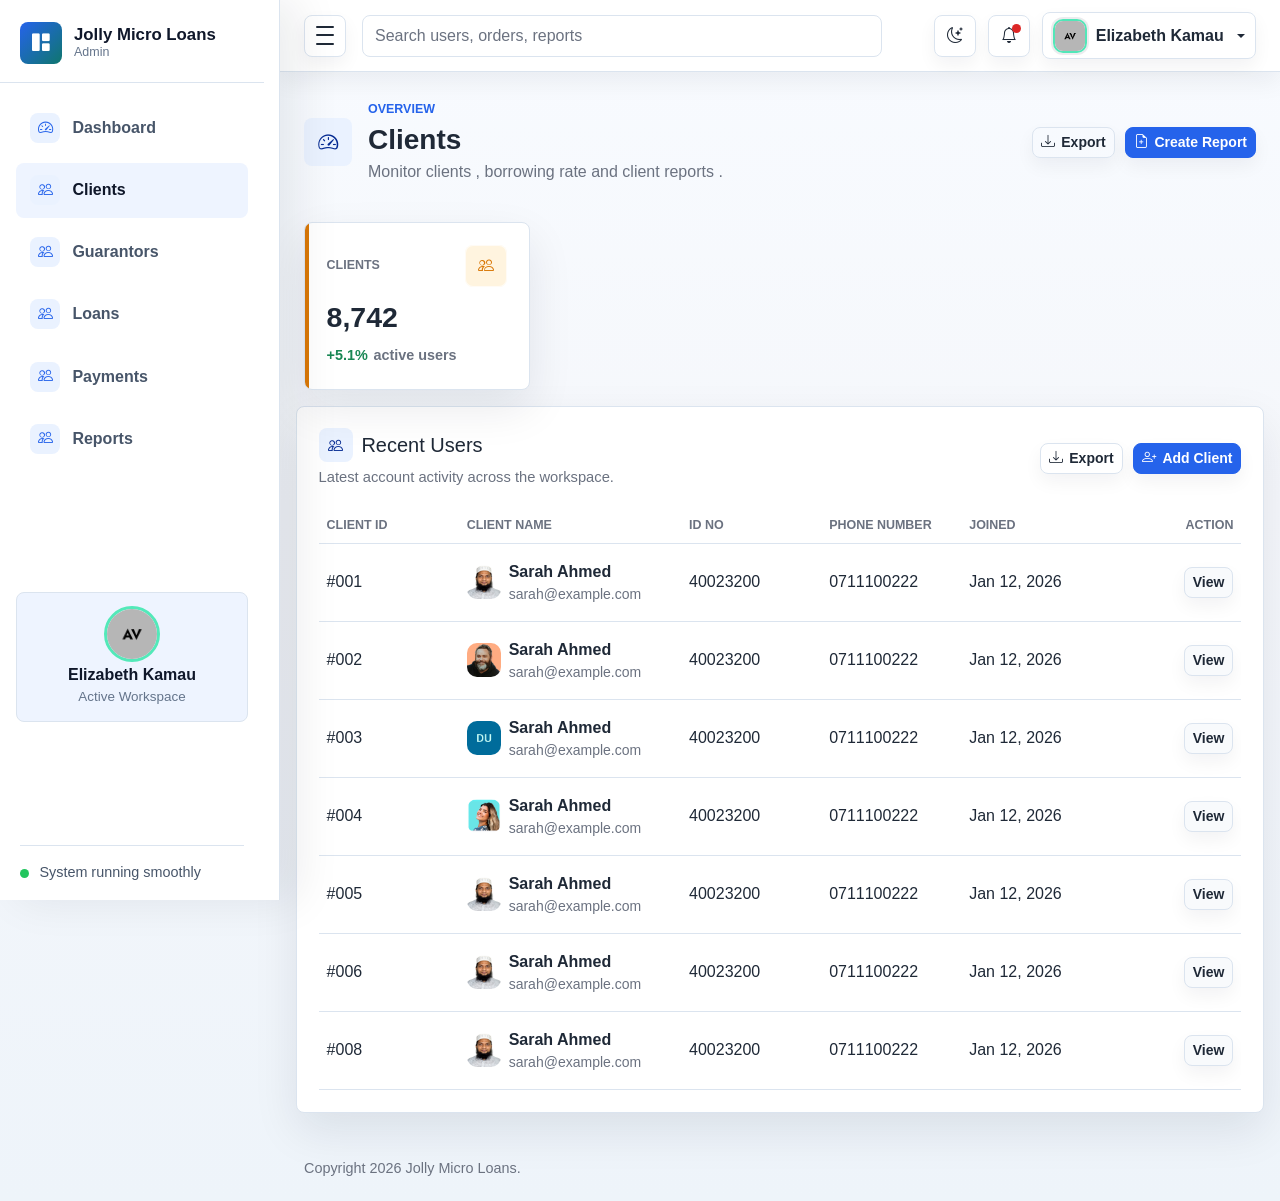
<file: html/clients.html>
<!DOCTYPE html>
<html lang="en">
<head>
  <meta charset="UTF-8">
  <meta name="viewport" content="width=device-width, initial-scale=1.0">
  <meta name="description" content="adminHMD professional admin dashboard template">
  <title>Clients | Jolly Micro Loans</title>

  <link rel="stylesheet" href="../assets/css/bootstrap.min.css">
  <link rel="stylesheet" href="../assets/vendors/bootstrap-icons/bootstrap-icons.css">
  <link rel="stylesheet" href="../assets/css/style.css">
</head>

<body>
  <div class="admin-shell">
    <div class="sidebar-backdrop" data-sidebar-close></div>

    <aside class="admin-sidebar" id="adminSidebar" aria-label="Main navigation">
      <div class="sidebar-header">
        <a class="brand-mark" href="index.html" aria-label="adminHMD dashboard">
          <span class="brand-icon"><i class="bi bi-grid-1x2-fill" aria-hidden="true"></i></span>
          <span class="brand-copy">
            <span class="brand-title">Jolly Micro Loans</span>
            <span class="brand-subtitle">Admin </span>
          </span>
        </a>
      </div>

      <nav class="sidebar-nav">
        <a class="nav-link " href="index.html" aria-current="page">
          <span class="nav-icon"><i class="bi bi-speedometer2" aria-hidden="true"></i></span>
          <span class="nav-text">Dashboard</span>
        </a>
        <a class="nav-link active" href="clients.html">
          <span class="nav-icon"><i class="bi bi-people" aria-hidden="true"></i></span>
          <span class="nav-text">Clients</span>
        </a>

        <a class="nav-link" href="guarantors.html">
          <span class="nav-icon"><i class="bi bi-people" aria-hidden="true"></i></span>
          <span class="nav-text">Guarantors</span>
        </a>

        <a class="nav-link" href="loans.html">
          <span class="nav-icon"><i class="bi bi-people" aria-hidden="true"></i></span>
          <span class="nav-text">Loans</span>
        </a>

        <a class="nav-link" href="payments.html">
          <span class="nav-icon"><i class="bi bi-people" aria-hidden="true"></i></span>
          <span class="nav-text">Payments</span>
        </a>

        <a class="nav-link" href="reports.html">
          <span class="nav-icon"><i class="bi bi-people" aria-hidden="true"></i></span>
          <span class="nav-text">Reports</span>
        </a>

        
      </nav>

      <div class="sidebar-user">
        <img class="avatar-img avatar-md sidebar-user-avatar" src="../assets/images/avatar/avatar.jpg" alt="Elizabeth Kamau">
        <strong>Elizabeth Wangui</strong>
        <small>Active Workspace</small>
      </div>

      <div class="sidebar-footer">
        <span class="status-dot"></span>
        <span class="sidebar-footer-text">System running smoothly</span>
      </div>
    </aside>

    <div class="admin-main">

      <nav class="navbar admin-navbar navbar-expand bg-white">
        <div class="container-fluid px-3 px-lg-4">
          <button class="sidebar-toggle" type="button" data-sidebar-toggle aria-controls="adminSidebar" aria-expanded="true" aria-label="Toggle sidebar">
            <span></span>
            <span></span>
            <span></span>
          </button>

          <form class="d-none d-md-flex ms-3 flex-grow-1" role="search">
            <input class="form-control search-input" type="search" placeholder="Search users, orders, reports" aria-label="Search">
          </form>

          <div class="navbar-actions ms-auto">
            <button class="icon-button theme-toggle" type="button" data-theme-toggle aria-label="Switch color theme" title="Switch color theme">
              <i class="bi bi-moon-stars" data-theme-icon aria-hidden="true"></i>
            </button>
            <div class="dropdown">
              <button class="icon-button" type="button" data-bs-toggle="dropdown" aria-expanded="false" aria-label="Notifications">
                <span class="notification-dot"></span>
                <i class="bi bi-bell" aria-hidden="true"></i>
              </button>
              <div class="dropdown-menu dropdown-menu-end notification-menu">
                <div class="dropdown-header fw-bold text-body">Notifications</div>
                <a class="dropdown-item" href="users.html">
                  <span class="notification-title">New user registered</span>
                  <span class="notification-time">4 minutes ago</span>
                </a>
                <a class="dropdown-item" href="charts.html">
                  <span class="notification-title">Revenue target reached</span>
                  <span class="notification-time">32 minutes ago</span>
                </a>
                <a class="dropdown-item" href="settings.html">
                  <span class="notification-title">Security review completed</span>
                  <span class="notification-time">1 hour ago</span>
                </a>
              </div>
            </div>

            <div class="dropdown">
              <button class="profile-button dropdown-toggle" type="button" data-bs-toggle="dropdown" aria-expanded="false">
                <img class="avatar-img avatar-sm" src="../assets/images/avatar/avatar.jpg" alt="Elizabeth Wangui">
                <span class="profile-name d-none d-sm-inline">Elizabeth Wangui</span>
              </button>
              <ul class="dropdown-menu dropdown-menu-end">
                <li><a class="dropdown-item" href="profile.html">Profile</a></li>
                <li><a class="dropdown-item" href="settings.html">Account settings</a></li>
                <li><hr class="dropdown-divider"></li>
                <li><a class="dropdown-item" href="login.html">Sign out</a></li>
              </ul>
            </div>
          </div>
        </div>
      </nav>

      <main class="dashboard-content">

        <div class="container-fluid px-3 px-lg-4 py-4">

          <div class="page-heading">
            <div class="page-heading-copy">
              <span class="page-icon"><i class="bi bi-speedometer2" aria-hidden="true"></i></span>
              <div>
                <p class="eyebrow mb-1">Overview</p>
                <h1 class="h3 mb-1">Clients</h1>
                <p class="text-muted mb-0">Monitor clients , borrowing rate and client reports .</p>
              </div>
            </div>
            <div class="heading-actions"><button class="btn btn-outline-secondary btn-sm" type="button"><i class="bi bi-download" aria-hidden="true"></i> Export</button><button class="btn btn-primary btn-sm" type="button"><i class="bi bi-file-earmark-plus" aria-hidden="true"></i> Create Report</button></div>
          </div>

          <section class="row g-3 mt-1" aria-label="Dashboard metrics">

            <div class="col-12 col-sm-6 col-xl-3">
              <article class="metric-card metric-warning">
                <div class="metric-top">
                  <span class="metric-label">Clients</span>
                  <span class="metric-icon"><i class="bi bi-people" aria-hidden="true"></i></span>
                </div>
                <div class="metric-value">8,742</div>
                <div class="metric-meta">
                  <span class="text-success">+5.1%</span>
                  <span>active users</span>
                </div>
              </article>
            </div>

                      

          <section class="panel mt-3">
            <div class="panel-header">
              <div>
                <h2 class="h5 mb-1 section-title"><i class="bi bi-people" aria-hidden="true"></i><span>Recent Users</span></h2>
                <p class="text-muted mb-0">Latest account activity across the workspace.</p>
              </div>
               <div class="heading-actions">
                <button class="btn btn-outline-secondary btn-sm" type="button"><i class="bi bi-download" aria-hidden="true"></i> Export</button>
               <a class="btn btn-primary btn-sm" href="client-registration.html"><i class="bi bi-person-plus" aria-hidden="true"></i> Add Client</a>
              </div>
             
            </div>
            <div class="table-responsive">
              <table class="table align-middle mb-0">
                <thead>
                    <tr>
                        <th scope="col">Client Id</th>
                        <th scope="col">Client Name</th>
                        <th scope="col">Id no</th>
                        <th scope="col">Phone number</th>
                        <th scope="col">Joined</th>
                        <th scope="col" class="text-end">Action</th>
                    </tr>
                </thead>
                <tbody>

                  <tr>                    
                    <td>#001</td>
                    <td>
                      <div class="d-flex align-items-center gap-2">
                        <img class="avatar-img avatar-sm" src="../assets/images/avatar/avatar-1.jpg" alt="Sarah Ahmed">
                        <div>
                          <p class="fw-semibold mb-0">Sarah Ahmed</p>
                          <p class="text-muted small mb-0">sarah@example.com</p>
                        </div>
                      </div>
                    </td>
                    <td>40023200</td>
                    <td>0711100222</td>                    
                    <td>Jan 12, 2026</td>
                    <td class="text-end"><a class="btn btn-light btn-sm" href="client-view.html">View</a></td>
                  </tr>

                  <tr>                    
                    <td>#002</td>
                    <td>
                      <div class="d-flex align-items-center gap-2">
                        <img class="avatar-img avatar-sm" src="../assets/images/avatar/avatar-2.jpg" alt="Sarah Ahmed">
                        <div>
                          <p class="fw-semibold mb-0">Sarah Ahmed</p>
                          <p class="text-muted small mb-0">sarah@example.com</p>
                        </div>
                      </div>
                    </td>
                    <td>40023200</td>
                    <td>0711100222</td>                    
                    <td>Jan 12, 2026</td>
                    <td class="text-end"><a class="btn btn-light btn-sm" href="user-details.html">View</a></td>
                  </tr>

                  <tr>                    
                    <td>#003</td>
                    <td>
                      <div class="d-flex align-items-center gap-2">
                        <img class="avatar-img avatar-sm" src="../assets/images/avatar/avatar-12.jpg" alt="Sarah Ahmed">
                        <div>
                          <p class="fw-semibold mb-0">Sarah Ahmed</p>
                          <p class="text-muted small mb-0">sarah@example.com</p>
                        </div>
                      </div>
                    </td>
                    <td>40023200</td>
                    <td>0711100222</td>                    
                    <td>Jan 12, 2026</td>
                    <td class="text-end"><a class="btn btn-light btn-sm" href="user-details.html">View</a></td>
                  </tr>

                  <tr>                    
                    <td>#004</td>
                    <td>
                      <div class="d-flex align-items-center gap-2">
                        <img class="avatar-img avatar-sm" src="../assets/images/avatar/avatar-10.jpg" alt="Sarah Ahmed">
                        <div>
                          <p class="fw-semibold mb-0">Sarah Ahmed</p>
                          <p class="text-muted small mb-0">sarah@example.com</p>
                        </div>
                      </div>
                    </td>
                    <td>40023200</td>
                    <td>0711100222</td>                    
                    <td>Jan 12, 2026</td>
                    <td class="text-end"><a class="btn btn-light btn-sm" href="user-details.html">View</a></td>
                  </tr>

                  <tr>                    
                    <td>#005</td>
                    <td>
                      <div class="d-flex align-items-center gap-2">
                        <img class="avatar-img avatar-sm" src="../assets/images/avatar/avatar-1.jpg" alt="Sarah Ahmed">
                        <div>
                          <p class="fw-semibold mb-0">Sarah Ahmed</p>
                          <p class="text-muted small mb-0">sarah@example.com</p>
                        </div>
                      </div>
                    </td>
                    <td>40023200</td>
                    <td>0711100222</td>                    
                    <td>Jan 12, 2026</td>
                    <td class="text-end"><a class="btn btn-light btn-sm" href="user-details.html">View</a></td>
                  </tr>

                  <tr>                    
                    <td>#006</td>
                    <td>
                      <div class="d-flex align-items-center gap-2">
                        <img class="avatar-img avatar-sm" src="../assets/images/avatar/avatar-1.jpg" alt="Sarah Ahmed">
                        <div>
                          <p class="fw-semibold mb-0">Sarah Ahmed</p>
                          <p class="text-muted small mb-0">sarah@example.com</p>
                        </div>
                      </div>
                    </td>
                    <td>40023200</td>
                    <td>0711100222</td>                    
                    <td>Jan 12, 2026</td>
                    <td class="text-end"><a class="btn btn-light btn-sm" href="user-details.html">View</a></td>
                  </tr>

                  <tr>                    
                    <td>#008</td>
                    <td>
                      <div class="d-flex align-items-center gap-2">
                        <img class="avatar-img avatar-sm" src="../assets/images/avatar/avatar-1.jpg" alt="Sarah Ahmed">
                        <div>
                          <p class="fw-semibold mb-0">Sarah Ahmed</p>
                          <p class="text-muted small mb-0">sarah@example.com</p>
                        </div>
                      </div>
                    </td>
                    <td>40023200</td>
                    <td>0711100222</td>                    
                    <td>Jan 12, 2026</td>
                    <td class="text-end"><a class="btn btn-light btn-sm" href="user-details.html">View</a></td>
                  </tr>
                  



                </tbody>
              </table>
            </div>
          </section>
        </div>
      </main>

      <footer class="admin-footer">
        <div class="container-fluid px-3 px-lg-4">
          <span>Copyright 2026 Jolly Micro Loans. <br>   </span>
        </div>
      </footer>
    </div>
  </div>

  <script src="../assets/js/bootstrap.bundle.min.js"></script>
  <script src="../assets/js/main.js"></script>
</body>
</html>
</file>
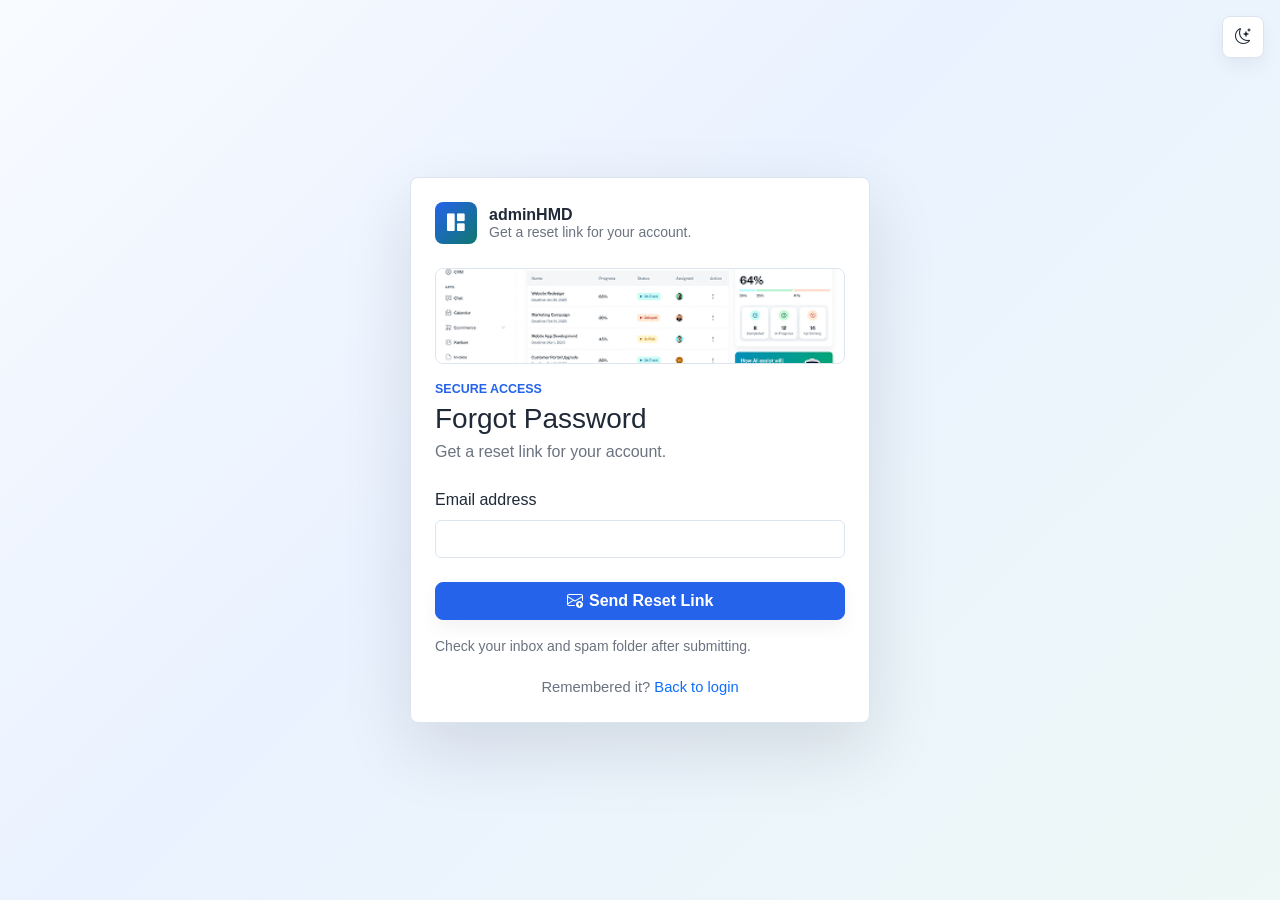
<file: html/forgot-password.html>
<!DOCTYPE html>
<html lang="en">
<head>
  <meta charset="UTF-8">
  <meta name="viewport" content="width=device-width, initial-scale=1.0">
  <meta name="description" content="adminHMD authentication page">
  <title>Forgot Password | adminHMD</title>

  <link rel="stylesheet" href="../assets/css/bootstrap.min.css">
  <link rel="stylesheet" href="../assets/vendors/bootstrap-icons/bootstrap-icons.css">
  <link rel="stylesheet" href="../assets/css/style.css">
</head>

<body class="auth-body">
  <button class="icon-button theme-toggle auth-theme-toggle" type="button" data-theme-toggle aria-label="Switch color theme" title="Switch color theme">
    <i class="bi bi-moon-stars" data-theme-icon aria-hidden="true"></i>
  </button>
  <main class="auth-page">
    <section class="auth-card">
      <a class="auth-brand" href="index.html"><span class="brand-icon"><i class="bi bi-grid-1x2-fill" aria-hidden="true"></i></span><span><strong>adminHMD</strong><small>Get a reset link for your account.</small></span></a>
      <div class="auth-visual"><img src="../assets/images/png/dasher-ui-bootstrap-5.jpg" alt="adminHMD dashboard interface"></div>
      <form class="needs-validation" novalidate>
        <div class="mb-4">
          <p class="eyebrow mb-1">Secure Access</p>
          <h1 class="h3 mb-1">Forgot Password</h1>
          <p class="text-muted mb-0">Get a reset link for your account.</p>
        </div>
        <div class="mb-4"><label class="form-label" for="forgotEmail">Email address</label><input class="form-control" id="forgotEmail" type="email" required><div class="invalid-feedback">Enter a valid email.</div></div>
        <button class="btn btn-primary w-100" type="submit"><i class="bi bi-envelope-arrow-up" aria-hidden="true"></i> Send Reset Link</button>
      </form>
      <p class="text-muted small mt-3 mb-0">Check your inbox and spam folder after submitting.</p>
      <div class="auth-footer">Remembered it? <a href="login.html">Back to login</a></div>
    </section>
  </main>

  <script src="../assets/js/bootstrap.bundle.min.js"></script>
  <script src="../assets/js/main.js"></script>
</body>
</html>
</file>
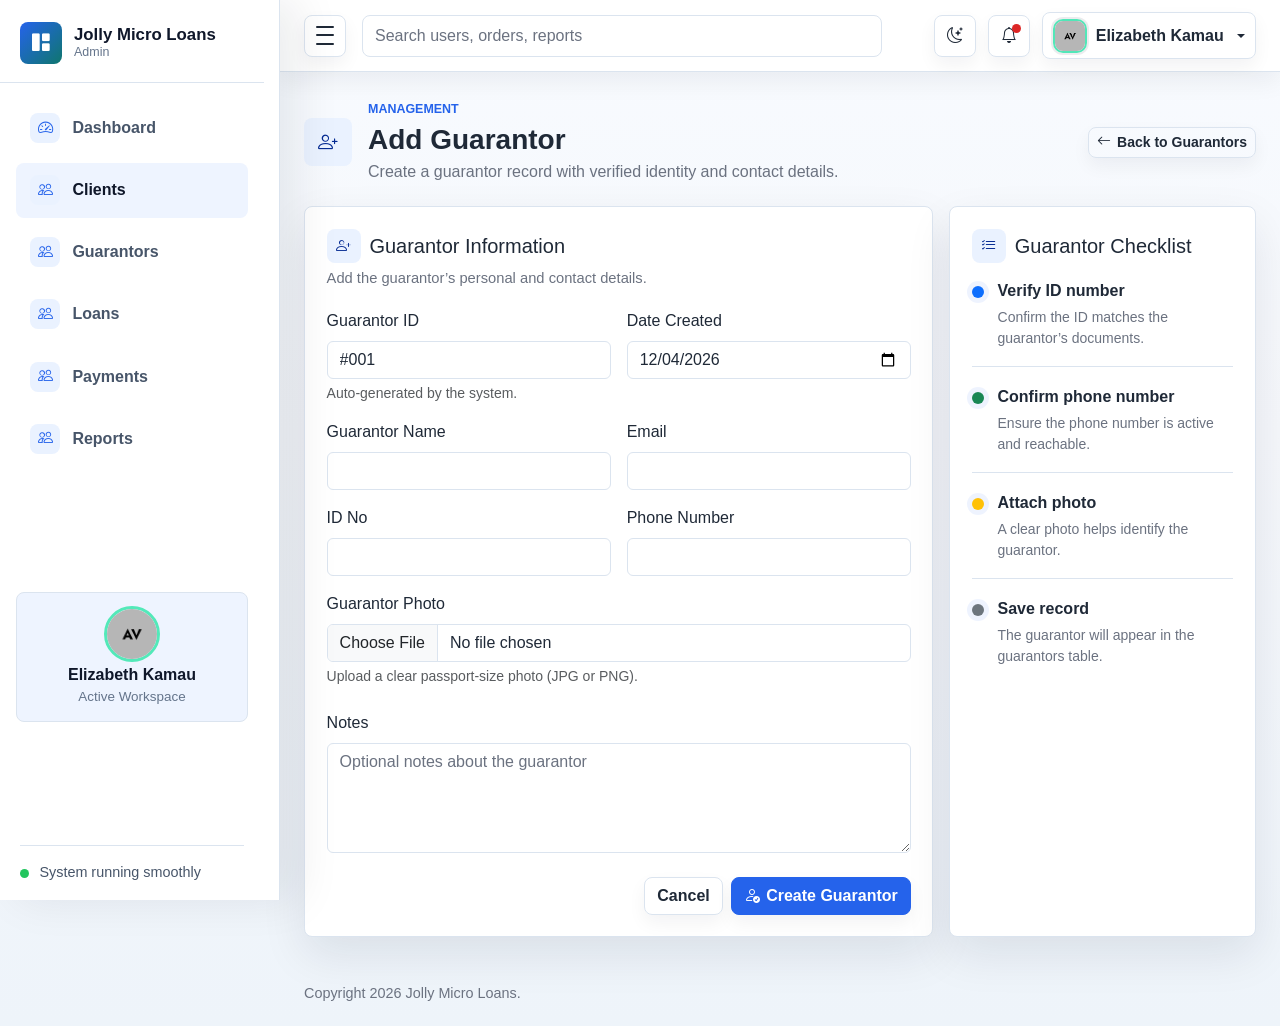
<file: html/guarantors-registration.html>
<!DOCTYPE html>
<html lang="en">
<head>
  <meta charset="UTF-8">
  <meta name="viewport" content="width=device-width, initial-scale=1.0">
  <meta name="description" content="adminHMD professional admin dashboard template">
  <title>Reports | Jolly Micro Loans</title>

  <link rel="stylesheet" href="../assets/css/bootstrap.min.css">
  <link rel="stylesheet" href="../assets/vendors/bootstrap-icons/bootstrap-icons.css">
  <link rel="stylesheet" href="../assets/css/style.css">
</head>

<body>
  <div class="admin-shell">
    <div class="sidebar-backdrop" data-sidebar-close></div>

    <aside class="admin-sidebar" id="adminSidebar" aria-label="Main navigation">
      <div class="sidebar-header">
        <a class="brand-mark" href="index.html" aria-label="adminHMD dashboard">
          <span class="brand-icon"><i class="bi bi-grid-1x2-fill" aria-hidden="true"></i></span>
          <span class="brand-copy">
            <span class="brand-title">Jolly Micro Loans</span>
            <span class="brand-subtitle">Admin </span>
          </span>
        </a>
      </div>

      <nav class="sidebar-nav">
        <a class="nav-link " href="index.html" aria-current="page">
          <span class="nav-icon"><i class="bi bi-speedometer2" aria-hidden="true"></i></span>
          <span class="nav-text">Dashboard</span>
        </a>
        <a class="nav-link active" href="clients.html">
          <span class="nav-icon"><i class="bi bi-people" aria-hidden="true"></i></span>
          <span class="nav-text">Clients</span>
        </a>

        <a class="nav-link" href="guarantors.html">
          <span class="nav-icon"><i class="bi bi-people" aria-hidden="true"></i></span>
          <span class="nav-text">Guarantors</span>
        </a>

        <a class="nav-link" href="loans.html">
          <span class="nav-icon"><i class="bi bi-people" aria-hidden="true"></i></span>
          <span class="nav-text">Loans</span>
        </a>

        <a class="nav-link" href="payments.html">
          <span class="nav-icon"><i class="bi bi-people" aria-hidden="true"></i></span>
          <span class="nav-text">Payments</span>
        </a>

        <a class="nav-link" href="reports.html">
          <span class="nav-icon"><i class="bi bi-people" aria-hidden="true"></i></span>
          <span class="nav-text">Reports</span>
        </a>

        
      </nav>

      <div class="sidebar-user">
        <img class="avatar-img avatar-md sidebar-user-avatar" src="../assets/images/avatar/avatar.jpg" alt="Elizabeth Kamau">
        <strong>Elizabeth Wangui</strong>
        <small>Active Workspace</small>
      </div>

      <div class="sidebar-footer">
        <span class="status-dot"></span>
        <span class="sidebar-footer-text">System running smoothly</span>
      </div>
    </aside>

    <div class="admin-main">

      <nav class="navbar admin-navbar navbar-expand bg-white">
        <div class="container-fluid px-3 px-lg-4">
          <button class="sidebar-toggle" type="button" data-sidebar-toggle aria-controls="adminSidebar" aria-expanded="true" aria-label="Toggle sidebar">
            <span></span>
            <span></span>
            <span></span>
          </button>

          <form class="d-none d-md-flex ms-3 flex-grow-1" role="search">
            <input class="form-control search-input" type="search" placeholder="Search users, orders, reports" aria-label="Search">
          </form>

          <div class="navbar-actions ms-auto">
            <button class="icon-button theme-toggle" type="button" data-theme-toggle aria-label="Switch color theme" title="Switch color theme">
              <i class="bi bi-moon-stars" data-theme-icon aria-hidden="true"></i>
            </button>
            <div class="dropdown">
              <button class="icon-button" type="button" data-bs-toggle="dropdown" aria-expanded="false" aria-label="Notifications">
                <span class="notification-dot"></span>
                <i class="bi bi-bell" aria-hidden="true"></i>
              </button>
              <div class="dropdown-menu dropdown-menu-end notification-menu">
                <div class="dropdown-header fw-bold text-body">Notifications</div>
                <a class="dropdown-item" href="users.html">
                  <span class="notification-title">New user registered</span>
                  <span class="notification-time">4 minutes ago</span>
                </a>
                <a class="dropdown-item" href="charts.html">
                  <span class="notification-title">Revenue target reached</span>
                  <span class="notification-time">32 minutes ago</span>
                </a>
                <a class="dropdown-item" href="settings.html">
                  <span class="notification-title">Security review completed</span>
                  <span class="notification-time">1 hour ago</span>
                </a>
              </div>
            </div>

            <div class="dropdown">
              <button class="profile-button dropdown-toggle" type="button" data-bs-toggle="dropdown" aria-expanded="false">
                <img class="avatar-img avatar-sm" src="../assets/images/avatar/avatar.jpg" alt="Elizabeth Wangui">
                <span class="profile-name d-none d-sm-inline">Elizabeth Wangui</span>
              </button>
              <ul class="dropdown-menu dropdown-menu-end">
                <li><a class="dropdown-item" href="profile.html">Profile</a></li>
                <li><a class="dropdown-item" href="settings.html">Account settings</a></li>
                <li><hr class="dropdown-divider"></li>
                <li><a class="dropdown-item" href="login.html">Sign out</a></li>
              </ul>
            </div>
          </div>
        </div>
      </nav>

      

      <main class="dashboard-content">
  <div class="container-fluid px-3 px-lg-4 py-4">
    <div class="page-heading">
      <div class="page-heading-copy">
        <span class="page-icon"><i class="bi bi-person-plus" aria-hidden="true"></i></span>
        <div>
          <p class="eyebrow mb-1">Management</p>
          <h1 class="h3 mb-1">Add Guarantor</h1>
          <p class="text-muted mb-0">Create a guarantor record with verified identity and contact details.</p>
        </div>
      </div>
      <div class="heading-actions">
        <a class="btn btn-outline-secondary btn-sm" href="guarantors.html">
          <i class="bi bi-arrow-left" aria-hidden="true"></i> Back to Guarantors
        </a>
      </div>
    </div>

    <section class="row g-3">
      <div class="col-12 col-xl-8">
        <form class="panel needs-validation" method="post" enctype="multipart/form-data" novalidate>
          <div class="panel-header">
            <div>
              <h2 class="h5 mb-1 section-title">
                <i class="bi bi-person-plus" aria-hidden="true"></i>
                <span>Guarantor Information</span>
              </h2>
              <p class="text-muted mb-0">Add the guarantor’s personal and contact details.</p>
            </div>
          </div>

          <div class="row g-3">
            <!-- Guarantor ID -->
            <div class="col-md-6">
              <label class="form-label" for="guarantorId">Guarantor ID</label>
              <input
                class="form-control"
                id="guarantorId"
                name="guarantorId"
                type="text"
                value="#001"
                readonly
              >
              <div class="form-text">Auto-generated by the system.</div>
            </div>

            <!-- Date Created -->
            <div class="col-md-6">
              <label class="form-label" for="dateCreated">Date Created</label>
              <input
                class="form-control"
                id="dateCreated"
                name="dateCreated"
                type="date"
                required
              >
              <div class="invalid-feedback">Date created is required.</div>
            </div>

            <!-- Full name -->
            <div class="col-md-6">
              <label class="form-label" for="guarantorName">Guarantor Name</label>
              <input
                class="form-control"
                id="guarantorName"
                name="guarantorName"
                type="text"
                required
              >
              <div class="invalid-feedback">Guarantor name is required.</div>
            </div>

            <!-- Email -->
            <div class="col-md-6">
              <label class="form-label" for="email">Email</label>
              <input
                class="form-control"
                id="email"
                name="email"
                type="email"
                required
              >
              <div class="invalid-feedback">Enter a valid email.</div>
            </div>

            <!-- ID Number -->
            <div class="col-md-6">
              <label class="form-label" for="idNo">ID No</label>
              <input
                class="form-control"
                id="idNo"
                name="idNo"
                type="text"
                required
              >
              <div class="invalid-feedback">ID number is required.</div>
            </div>

            <!-- Phone -->
            <div class="col-md-6">
              <label class="form-label" for="phone">Phone Number</label>
              <input
                class="form-control"
                id="phone"
                name="phone"
                type="tel"
                required
              >
              <div class="invalid-feedback">Phone number is required.</div>
            </div>

            <!-- Photo upload -->
            <div class="col-12">
              <label class="form-label" for="guarantorPhoto">Guarantor Photo</label>
              <input
                class="form-control"
                id="guarantorPhoto"
                name="guarantorPhoto"
                type="file"
                accept="image/*"
              >
              <div class="form-text">Upload a clear passport-size photo (JPG or PNG).</div>
              <div id="photoPreview" class="mt-2"></div>
            </div>

            <!-- Notes -->
            <div class="col-12">
              <label class="form-label" for="notes">Notes</label>
              <textarea
                class="form-control"
                id="notes"
                name="notes"
                rows="4"
                placeholder="Optional notes about the guarantor"
              ></textarea>
            </div>
          </div>

          <div class="d-flex flex-wrap justify-content-end gap-2 mt-4">
            <a class="btn btn-outline-secondary" href="guarantors.html">Cancel</a>
            <button class="btn btn-primary" type="submit">
              <i class="bi bi-person-check" aria-hidden="true"></i> Create Guarantor
            </button>
          </div>
        </form>
      </div>

      <div class="col-12 col-xl-4">
        <div class="panel h-100">
          <h2 class="h5 mb-3 section-title">
            <i class="bi bi-list-check" aria-hidden="true"></i>
            <span>Guarantor Checklist</span>
          </h2>
          <div class="activity-list">
            <div class="activity-item">
              <span class="activity-dot bg-primary"></span>
              <div>
                <p class="mb-1 fw-semibold">Verify ID number</p>
                <p class="text-muted small mb-0">Confirm the ID matches the guarantor’s documents.</p>
              </div>
            </div>
            <div class="activity-item">
              <span class="activity-dot bg-success"></span>
              <div>
                <p class="mb-1 fw-semibold">Confirm phone number</p>
                <p class="text-muted small mb-0">Ensure the phone number is active and reachable.</p>
              </div>
            </div>
            <div class="activity-item">
              <span class="activity-dot bg-warning"></span>
              <div>
                <p class="mb-1 fw-semibold">Attach photo</p>
                <p class="text-muted small mb-0">A clear photo helps identify the guarantor.</p>
              </div>
            </div>
            <div class="activity-item">
              <span class="activity-dot bg-secondary"></span>
              <div>
                <p class="mb-1 fw-semibold">Save record</p>
                <p class="text-muted small mb-0">The guarantor will appear in the guarantors table.</p>
              </div>
            </div>
          </div>
        </div>
      </div>
    </section>
  </div>
</main>

<script>
  document.addEventListener('DOMContentLoaded', function () {
    // Set Date Created to today by default
    const dateCreated = document.getElementById('dateCreated');
    if (dateCreated && !dateCreated.value) {
      const today = new Date().toISOString().split('T')[0];
      dateCreated.value = today;
    }

    // Bootstrap validation
    document.querySelectorAll('.needs-validation').forEach(function (form) {
      form.addEventListener('submit', function (event) {
        if (!form.checkValidity()) {
          event.preventDefault();
          event.stopPropagation();
        }
        form.classList.add('was-validated');
      }, false);
    });

    // Photo preview
    const photoInput = document.getElementById('guarantorPhoto');
    const photoPreview = document.getElementById('photoPreview');

    if (photoInput && photoPreview) {
      photoInput.addEventListener('change', function () {
        photoPreview.innerHTML = '';
        const file = this.files[0];
        if (!file) return;

        const url = URL.createObjectURL(file);
        photoPreview.innerHTML =
          '<img src="' + url + '" class="img-thumbnail" style="max-height:140px" alt="Guarantor preview">';
      });
    }
  });
</script>


      <footer class="admin-footer">
        <div class="container-fluid px-3 px-lg-4">
          <span>Copyright 2026 Jolly Micro Loans. <br>   </span>
        </div>
      </footer>
    </div>
  </div>

  <script src="../assets/js/bootstrap.bundle.min.js"></script>
  <script src="../assets/js/main.js"></script>
</body>
</html>
</file>
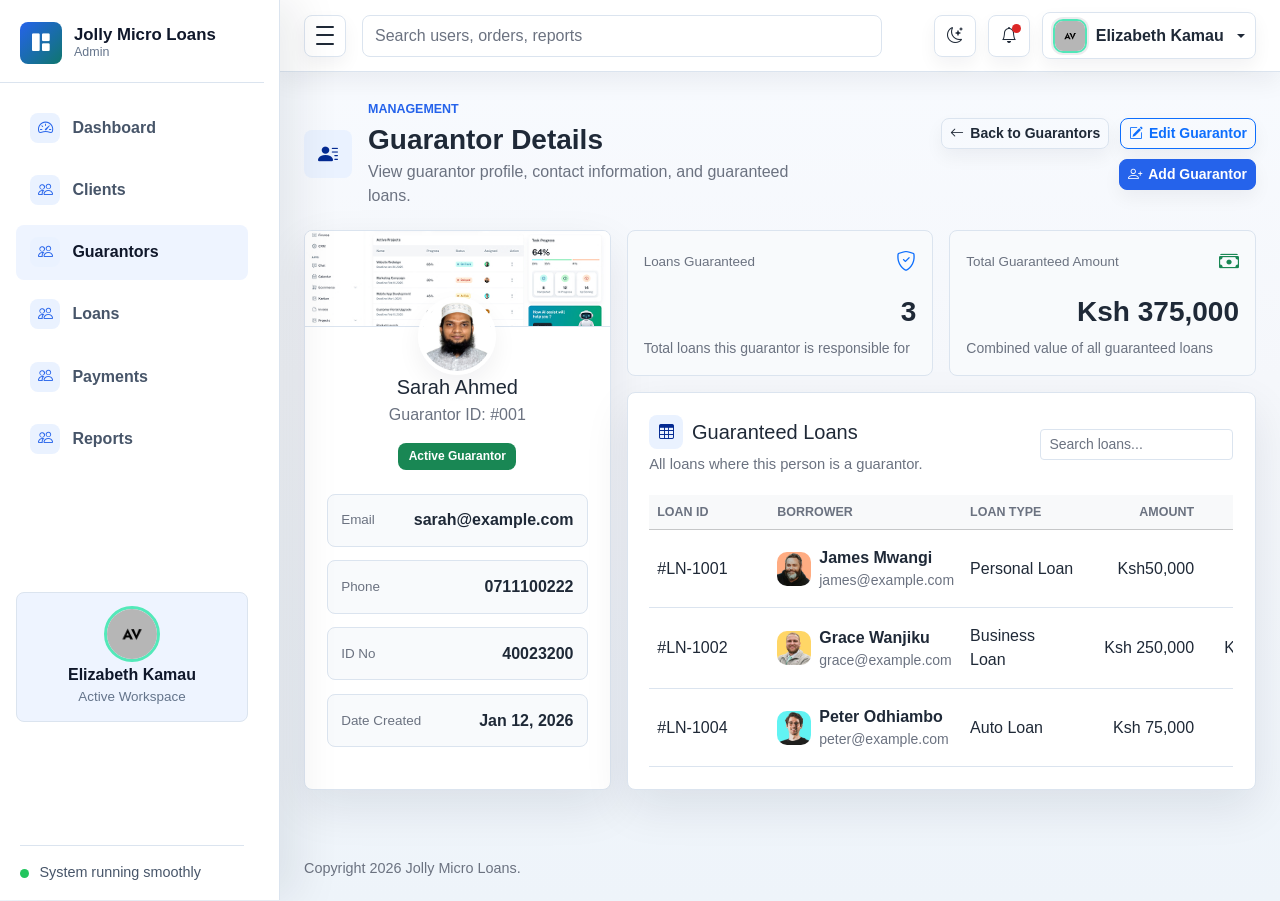
<file: html/guarantors-view.html>
<!DOCTYPE html>
<html lang="en">
<head>
  <meta charset="UTF-8">
  <meta name="viewport" content="width=device-width, initial-scale=1.0">
  <meta name="description" content="adminHMD professional admin dashboard template">
  <title>Reports | Jolly Micro Loans</title>

  <link rel="stylesheet" href="../assets/css/bootstrap.min.css">
  <link rel="stylesheet" href="../assets/vendors/bootstrap-icons/bootstrap-icons.css">
  <link rel="stylesheet" href="../assets/css/style.css">
</head>

<body>
  <div class="admin-shell">
    <div class="sidebar-backdrop" data-sidebar-close></div>

    <aside class="admin-sidebar" id="adminSidebar" aria-label="Main navigation">
      <div class="sidebar-header">
        <a class="brand-mark" href="index.html" aria-label="adminHMD dashboard">
          <span class="brand-icon"><i class="bi bi-grid-1x2-fill" aria-hidden="true"></i></span>
          <span class="brand-copy">
            <span class="brand-title">Jolly Micro Loans</span>
            <span class="brand-subtitle">Admin </span>
          </span>
        </a>
      </div>

      <nav class="sidebar-nav">
        <a class="nav-link " href="index.html" aria-current="page">
          <span class="nav-icon"><i class="bi bi-speedometer2" aria-hidden="true"></i></span>
          <span class="nav-text">Dashboard</span>
        </a>
        <a class="nav-link " href="clients.html">
          <span class="nav-icon"><i class="bi bi-people" aria-hidden="true"></i></span>
          <span class="nav-text">Clients</span>
        </a>

        <a class="nav-link active" href="guarantors.html">
          <span class="nav-icon"><i class="bi bi-people" aria-hidden="true"></i></span>
          <span class="nav-text">Guarantors</span>
        </a>

        <a class="nav-link" href="loans.html">
          <span class="nav-icon"><i class="bi bi-people" aria-hidden="true"></i></span>
          <span class="nav-text">Loans</span>
        </a>

        <a class="nav-link" href="payments.html">
          <span class="nav-icon"><i class="bi bi-people" aria-hidden="true"></i></span>
          <span class="nav-text">Payments</span>
        </a>

        <a class="nav-link" href="reports.html">
          <span class="nav-icon"><i class="bi bi-people" aria-hidden="true"></i></span>
          <span class="nav-text">Reports</span>
        </a>

        
      </nav>

      <div class="sidebar-user">
        <img class="avatar-img avatar-md sidebar-user-avatar" src="../assets/images/avatar/avatar.jpg" alt="Elizabeth Kamau">
        <strong>Elizabeth Wangui</strong>
        <small>Active Workspace</small>
      </div>

      <div class="sidebar-footer">
        <span class="status-dot"></span>
        <span class="sidebar-footer-text">System running smoothly</span>
      </div>
    </aside>

    <div class="admin-main">

      <nav class="navbar admin-navbar navbar-expand bg-white">
        <div class="container-fluid px-3 px-lg-4">
          <button class="sidebar-toggle" type="button" data-sidebar-toggle aria-controls="adminSidebar" aria-expanded="true" aria-label="Toggle sidebar">
            <span></span>
            <span></span>
            <span></span>
          </button>

          <form class="d-none d-md-flex ms-3 flex-grow-1" role="search">
            <input class="form-control search-input" type="search" placeholder="Search users, orders, reports" aria-label="Search">
          </form>

          <div class="navbar-actions ms-auto">
            <button class="icon-button theme-toggle" type="button" data-theme-toggle aria-label="Switch color theme" title="Switch color theme">
              <i class="bi bi-moon-stars" data-theme-icon aria-hidden="true"></i>
            </button>
            <div class="dropdown">
              <button class="icon-button" type="button" data-bs-toggle="dropdown" aria-expanded="false" aria-label="Notifications">
                <span class="notification-dot"></span>
                <i class="bi bi-bell" aria-hidden="true"></i>
              </button>
              <div class="dropdown-menu dropdown-menu-end notification-menu">
                <div class="dropdown-header fw-bold text-body">Notifications</div>
                <a class="dropdown-item" href="users.html">
                  <span class="notification-title">New user registered</span>
                  <span class="notification-time">4 minutes ago</span>
                </a>
                <a class="dropdown-item" href="charts.html">
                  <span class="notification-title">Revenue target reached</span>
                  <span class="notification-time">32 minutes ago</span>
                </a>
                <a class="dropdown-item" href="settings.html">
                  <span class="notification-title">Security review completed</span>
                  <span class="notification-time">1 hour ago</span>
                </a>
              </div>
            </div>

            <div class="dropdown">
              <button class="profile-button dropdown-toggle" type="button" data-bs-toggle="dropdown" aria-expanded="false">
                <img class="avatar-img avatar-sm" src="../assets/images/avatar/avatar.jpg" alt="Elizabeth Wangui">
                <span class="profile-name d-none d-sm-inline">Elizabeth Wangui</span>
              </button>
              <ul class="dropdown-menu dropdown-menu-end">
                <li><a class="dropdown-item" href="profile.html">Profile</a></li>
                <li><a class="dropdown-item" href="settings.html">Account settings</a></li>
                <li><hr class="dropdown-divider"></li>
                <li><a class="dropdown-item" href="login.html">Sign out</a></li>
              </ul>
            </div>
          </div>
        </div>
      </nav>

      

     <main class="dashboard-content">
  <div class="container-fluid px-3 px-lg-4 py-4">
    <div class="page-heading">
      <div class="page-heading-copy">
        <span class="page-icon"><i class="bi bi-person-lines-fill" aria-hidden="true"></i></span>
        <div>
          <p class="eyebrow mb-1">Management</p>
          <h1 class="h3 mb-1">Guarantor Details</h1>
          <p class="text-muted mb-0">View guarantor profile, contact information, and guaranteed loans.</p>
        </div>
      </div>
      <div class="heading-actions">
        <a class="btn btn-outline-secondary btn-sm" href="guarantors.html">
          <i class="bi bi-arrow-left" aria-hidden="true"></i> Back to Guarantors
        </a>
        <a class="btn btn-outline-primary btn-sm" href="#">
          <i class="bi bi-pencil-square" aria-hidden="true"></i> Edit Guarantor
        </a>
        <a class="btn btn-primary btn-sm" href="guarantors-registration.html">
          <i class="bi bi-person-plus" aria-hidden="true"></i> Add Guarantor
        </a>
      </div>
    </div>

    <section class="row g-3">
      <!-- Guarantor profile card -->
      <div class="col-12 col-xl-4">
        <div class="panel h-100 text-center profile-card">
          <div class="profile-cover">
            <img src="../assets/images/png/dasher-ui-bootstrap-5.jpg" alt="Guarantor cover">
          </div>
          <div class="profile-hero">
            <img class="avatar-img avatar-xl profile-photo" src="../assets/images/avatar/avatar-1.jpg" alt="Guarantor photo">
            <h2 class="h5 mb-1">Sarah Ahmed</h2>
            <p class="text-muted mb-3">Guarantor ID: #001</p>
            <span class="badge text-bg-success">Active Guarantor</span>
          </div>
          <div class="info-list mt-4 text-start">
            <div><span>Email</span><strong>sarah@example.com</strong></div>
            <div><span>Phone</span><strong>0711100222</strong></div>
            <div><span>ID No</span><strong>40023200</strong></div>
            <div><span>Date Created</span><strong>Jan 12, 2026</strong></div>
          </div>
        </div>
      </div>

      <!-- Guaranteed loans summary + table -->
      <div class="col-12 col-xl-8">
        <!-- Summary card -->
        <div class="row g-3 mb-3">
          <div class="col-12 col-md-6">
            <div class="mini-card h-100 d-flex flex-column">
              <div class="d-flex align-items-center justify-content-between mb-2">
                <span>Loans Guaranteed</span>
                <i class="bi bi-shield-check text-primary fs-5"></i>
              </div>
              <strong class="fs-3">3</strong>
              <small class="text-muted">Total loans this guarantor is responsible for</small>
            </div>
          </div>
          <div class="col-12 col-md-6">
            <div class="mini-card h-100 d-flex flex-column">
              <div class="d-flex align-items-center justify-content-between mb-2">
                <span>Total Guaranteed Amount</span>
                <i class="bi bi-cash-stack text-success fs-5"></i>
              </div>
              <strong class="fs-3">Ksh 375,000</strong>
              <small class="text-muted">Combined value of all guaranteed loans</small>
            </div>
          </div>
        </div>

        <!-- Loans table -->
        <div class="panel">
          <div class="panel-header">
            <div>
              <h2 class="h5 mb-1 section-title">
                <i class="bi bi-table" aria-hidden="true"></i>
                <span>Guaranteed Loans</span>
              </h2>
              <p class="text-muted mb-0">All loans where this person is a guarantor.</p>
            </div>
            <div class="d-flex flex-wrap gap-2">
              <input
                type="search"
                class="form-control form-control-sm"
                id="loanSearch"
                placeholder="Search loans..."
                style="max-width: 200px;"
              >
            </div>
          </div>

          <div class="table-responsive">
            <table class="table table-hover align-middle mb-0" id="guaranteedLoansTable">
              <thead class="table-light">
                <tr>
                  <th scope="col">Loan ID</th>
                  <th scope="col">Borrower</th>
                  <th scope="col">Loan Type</th>
                  <th scope="col" class="text-end">Amount</th>
                  <th scope="col" class="text-end">Balance</th>
                  <th scope="col">Status</th>
                  <th scope="col" class="text-end">Action</th>
                </tr>
              </thead>
              <tbody>
                <tr>
                  <td>#LN-1001</td>
                  <td>
                    <div class="d-flex align-items-center gap-2">
                      <img class="avatar-img avatar-sm" src="../assets/images/avatar/avatar-2.jpg" alt="Borrower">
                      <div>
                        <p class="fw-semibold mb-0">James Mwangi</p>
                        <p class="text-muted small mb-0">james@example.com</p>
                      </div>
                    </div>
                  </td>
                  <td>Personal Loan</td>
                  <td class="text-end">Ksh50,000</td>
                  <td class="text-end"> Ksh 32,500</td>
                  <td><span class="badge text-bg-success">Active</span></td>
                  <td class="text-end">
                    <a href="#" class="btn btn-sm btn-outline-primary">View Loan</a>
                  </td>
                </tr>
                <tr>
                  <td>#LN-1002</td>
                  <td>
                    <div class="d-flex align-items-center gap-2">
                      <img class="avatar-img avatar-sm" src="../assets/images/avatar/avatar-3.jpg" alt="Borrower">
                      <div>
                        <p class="fw-semibold mb-0">Grace Wanjiku</p>
                        <p class="text-muted small mb-0">grace@example.com</p>
                      </div>
                    </div>
                  </td>
                  <td>Business Loan</td>
                  <td class="text-end">Ksh 250,000</td>
                  <td class="text-end">Ksh 180,000</td>
                  <td><span class="badge text-bg-success">Active</span></td>
                  <td class="text-end">
                    <a href="#" class="btn btn-sm btn-outline-primary">View Loan</a>
                  </td>
                </tr>
                <tr>
                  <td>#LN-1004</td>
                  <td>
                    <div class="d-flex align-items-center gap-2">
                      <img class="avatar-img avatar-sm" src="../assets/images/avatar/avatar-4.jpg" alt="Borrower">
                      <div>
                        <p class="fw-semibold mb-0">Peter Odhiambo</p>
                        <p class="text-muted small mb-0">peter@example.com</p>
                      </div>
                    </div>
                  </td>
                  <td>Auto Loan</td>
                  <td class="text-end">Ksh 75,000</td>
                  <td class="text-end">Ksh 75,000</td>
                  <td><span class="badge text-bg-danger">Defaulted</span></td>
                  <td class="text-end">
                    <a href="#" class="btn btn-sm btn-outline-primary">View Loan</a>
                  </td>
                </tr>
              </tbody>
            </table>
          </div>
        </div>
      </div>
    </section>
  </div>
</main>

<!-- Optional: simple loan search filter -->
<script>
  document.addEventListener('DOMContentLoaded', function () {
    const searchInput = document.getElementById('loanSearch');
    const table = document.getElementById('guaranteedLoansTable');

    if (searchInput && table) {
      searchInput.addEventListener('input', function () {
        const query = this.value.toLowerCase();
        table.querySelectorAll('tbody tr').forEach(function (row) {
          const text = row.textContent.toLowerCase();
          row.style.display = text.includes(query) ? '' : 'none';
        });
      });
    }
  });
</script>


      <footer class="admin-footer">
        <div class="container-fluid px-3 px-lg-4">
          <span>Copyright 2026 Jolly Micro Loans. <br>   </span>
        </div>
      </footer>
    </div>
  </div>

  <script src="../assets/js/bootstrap.bundle.min.js"></script>
  <script src="../assets/js/main.js"></script>
</body>
</html>
</file>
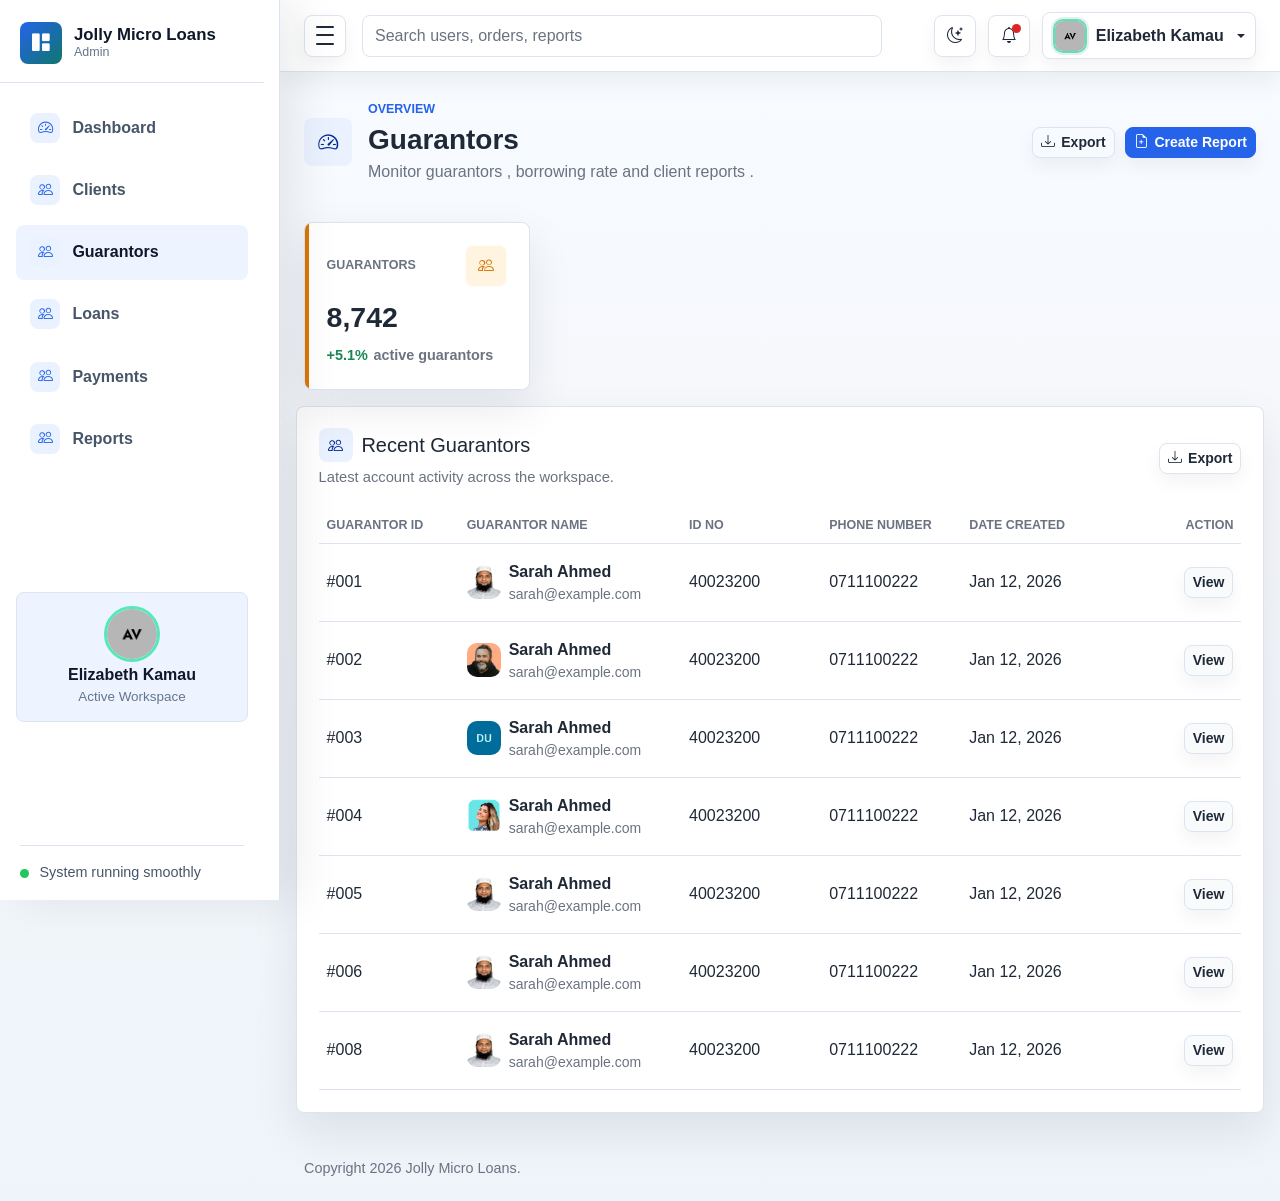
<file: html/guarantors.html>
<!DOCTYPE html>
<html lang="en">
<head>
  <meta charset="UTF-8">
  <meta name="viewport" content="width=device-width, initial-scale=1.0">
  <meta name="description" content="adminHMD professional admin dashboard template">
  <title>Guarantors | Jolly Micro Loans</title>

  <link rel="stylesheet" href="../assets/css/bootstrap.min.css">
  <link rel="stylesheet" href="../assets/vendors/bootstrap-icons/bootstrap-icons.css">
  <link rel="stylesheet" href="../assets/css/style.css">
</head>

<body>
  <div class="admin-shell">
    <div class="sidebar-backdrop" data-sidebar-close></div>

    <aside class="admin-sidebar" id="adminSidebar" aria-label="Main navigation">
      <div class="sidebar-header">
        <a class="brand-mark" href="index.html" aria-label="adminHMD dashboard">
          <span class="brand-icon"><i class="bi bi-grid-1x2-fill" aria-hidden="true"></i></span>
          <span class="brand-copy">
            <span class="brand-title">Jolly Micro Loans</span>
            <span class="brand-subtitle">Admin </span>
          </span>
        </a>
      </div>

      <nav class="sidebar-nav">
        <a class="nav-link " href="index.html" aria-current="page">
          <span class="nav-icon"><i class="bi bi-speedometer2" aria-hidden="true"></i></span>
          <span class="nav-text">Dashboard</span>
        </a>
        <a class="nav-link" href="clients.html">
          <span class="nav-icon"><i class="bi bi-people" aria-hidden="true"></i></span>
          <span class="nav-text">Clients</span>
        </a>

        <a class="nav-link active" href="guarantors.html">
          <span class="nav-icon"><i class="bi bi-people" aria-hidden="true"></i></span>
          <span class="nav-text">Guarantors</span>
        </a>

        <a class="nav-link" href="loans.html">
          <span class="nav-icon"><i class="bi bi-people" aria-hidden="true"></i></span>
          <span class="nav-text">Loans</span>
        </a>

        <a class="nav-link" href="payments.html">
          <span class="nav-icon"><i class="bi bi-people" aria-hidden="true"></i></span>
          <span class="nav-text">Payments</span>
        </a>

        <a class="nav-link" href="reports.html">
          <span class="nav-icon"><i class="bi bi-people" aria-hidden="true"></i></span>
          <span class="nav-text">Reports</span>
        </a>

        
      </nav>

      <div class="sidebar-user">
        <img class="avatar-img avatar-md sidebar-user-avatar" src="../assets/images/avatar/avatar.jpg" alt="Elizabeth Kamau">
        <strong>Elizabeth Wangui</strong>
        <small>Active Workspace</small>
      </div>

      <div class="sidebar-footer">
        <span class="status-dot"></span>
        <span class="sidebar-footer-text">System running smoothly</span>
      </div>
    </aside>

    <div class="admin-main">

      <nav class="navbar admin-navbar navbar-expand bg-white">
        <div class="container-fluid px-3 px-lg-4">
          <button class="sidebar-toggle" type="button" data-sidebar-toggle aria-controls="adminSidebar" aria-expanded="true" aria-label="Toggle sidebar">
            <span></span>
            <span></span>
            <span></span>
          </button>

          <form class="d-none d-md-flex ms-3 flex-grow-1" role="search">
            <input class="form-control search-input" type="search" placeholder="Search users, orders, reports" aria-label="Search">
          </form>

          <div class="navbar-actions ms-auto">
            <button class="icon-button theme-toggle" type="button" data-theme-toggle aria-label="Switch color theme" title="Switch color theme">
              <i class="bi bi-moon-stars" data-theme-icon aria-hidden="true"></i>
            </button>
            <div class="dropdown">
              <button class="icon-button" type="button" data-bs-toggle="dropdown" aria-expanded="false" aria-label="Notifications">
                <span class="notification-dot"></span>
                <i class="bi bi-bell" aria-hidden="true"></i>
              </button>
              <div class="dropdown-menu dropdown-menu-end notification-menu">
                <div class="dropdown-header fw-bold text-body">Notifications</div>
                <a class="dropdown-item" href="users.html">
                  <span class="notification-title">New user registered</span>
                  <span class="notification-time">4 minutes ago</span>
                </a>
                <a class="dropdown-item" href="charts.html">
                  <span class="notification-title">Revenue target reached</span>
                  <span class="notification-time">32 minutes ago</span>
                </a>
                <a class="dropdown-item" href="settings.html">
                  <span class="notification-title">Security review completed</span>
                  <span class="notification-time">1 hour ago</span>
                </a>
              </div>
            </div>

            <div class="dropdown">
              <button class="profile-button dropdown-toggle" type="button" data-bs-toggle="dropdown" aria-expanded="false">
                <img class="avatar-img avatar-sm" src="../assets/images/avatar/avatar.jpg" alt="Elizabeth Wangui">
                <span class="profile-name d-none d-sm-inline">Elizabeth Wangui</span>
              </button>
              <ul class="dropdown-menu dropdown-menu-end">
                <li><a class="dropdown-item" href="profile.html">Profile</a></li>
                <li><a class="dropdown-item" href="settings.html">Account settings</a></li>
                <li><hr class="dropdown-divider"></li>
                <li><a class="dropdown-item" href="login.html">Sign out</a></li>
              </ul>
            </div>
          </div>
        </div>
      </nav>

      <main class="dashboard-content">

        <div class="container-fluid px-3 px-lg-4 py-4">

          <div class="page-heading">
            <div class="page-heading-copy">
              <span class="page-icon"><i class="bi bi-speedometer2" aria-hidden="true"></i></span>
              <div>
                <p class="eyebrow mb-1">Overview</p>
                <h1 class="h3 mb-1">Guarantors</h1>
                <p class="text-muted mb-0">Monitor guarantors , borrowing rate and client reports .</p>
              </div>
            </div>
            <div class="heading-actions">
              <button class="btn btn-outline-secondary btn-sm" type="button"><i class="bi bi-download" aria-hidden="true"></i> Export</button>
              <button class="btn btn-primary btn-sm" type="button"><i class="bi bi-file-earmark-plus" aria-hidden="true"></i> Create Report</button></div>
          </div>

          <section class="row g-3 mt-1" aria-label="Dashboard metrics">

            <div class="col-12 col-sm-6 col-xl-3">
              <article class="metric-card metric-warning">
                <div class="metric-top">
                  <span class="metric-label">Guarantors</span>
                  <span class="metric-icon"><i class="bi bi-people" aria-hidden="true"></i></span>
                </div>
                <div class="metric-value">8,742</div>
                <div class="metric-meta">
                  <span class="text-success">+5.1%</span>
                  <span>active guarantors</span>
                </div>
              </article>
            </div>

                      

          <section class="panel mt-3">
            <div class="panel-header">
              <div>
                <h2 class="h5 mb-1 section-title"><i class="bi bi-people" aria-hidden="true"></i><span>Recent Guarantors</span></h2>
                <p class="text-muted mb-0">Latest account activity across the workspace.</p>
              </div>
               <div class="heading-actions">
                <button class="btn btn-outline-secondary btn-sm" type="button"><i class="bi bi-download" aria-hidden="true"></i> Export</button>
              </div>
             
            </div>
            <div class="table-responsive">
              <table class="table align-middle mb-0">
                <thead>
                    <tr>
                        <th scope="col">Guarantor Id</th>
                        <th scope="col">Guarantor Name</th>
                        <th scope="col">Id no</th>
                        <th scope="col">Phone number</th>
                        <th scope="col">Date Created</th>
                        <th scope="col" class="text-end">Action</th>
                    </tr>
                </thead>
                <tbody>

                  <tr>                    
                    <td>#001</td>
                    <td>
                      <div class="d-flex align-items-center gap-2">
                        <img class="avatar-img avatar-sm" src="../assets/images/avatar/avatar-1.jpg" alt="Sarah Ahmed">
                        <div>
                          <p class="fw-semibold mb-0">Sarah Ahmed</p>
                          <p class="text-muted small mb-0">sarah@example.com</p>
                        </div>
                      </div>
                    </td>
                    <td>40023200</td>
                    <td>0711100222</td>                    
                    <td>Jan 12, 2026</td>
                    <td class="text-end"><a class="btn btn-light btn-sm" href="guarantors-view.html">View</a></td>
                  </tr>

                  <tr>                    
                    <td>#002</td>
                    <td>
                      <div class="d-flex align-items-center gap-2">
                        <img class="avatar-img avatar-sm" src="../assets/images/avatar/avatar-2.jpg" alt="Sarah Ahmed">
                        <div>
                          <p class="fw-semibold mb-0">Sarah Ahmed</p>
                          <p class="text-muted small mb-0">sarah@example.com</p>
                        </div>
                      </div>
                    </td>
                    <td>40023200</td>
                    <td>0711100222</td>                    
                    <td>Jan 12, 2026</td>
                    <td class="text-end"><a class="btn btn-light btn-sm" href="guarantors-view.html">View</a></td>
                  </tr>

                  <tr>                    
                    <td>#003</td>
                    <td>
                      <div class="d-flex align-items-center gap-2">
                        <img class="avatar-img avatar-sm" src="../assets/images/avatar/avatar-12.jpg" alt="Sarah Ahmed">
                        <div>
                          <p class="fw-semibold mb-0">Sarah Ahmed</p>
                          <p class="text-muted small mb-0">sarah@example.com</p>
                        </div>
                      </div>
                    </td>
                    <td>40023200</td>
                    <td>0711100222</td>                    
                    <td>Jan 12, 2026</td>
                    <td class="text-end"><a class="btn btn-light btn-sm" href="guarantors-view.html">View</a></td>
                  </tr>

                  <tr>                    
                    <td>#004</td>
                    <td>
                      <div class="d-flex align-items-center gap-2">
                        <img class="avatar-img avatar-sm" src="../assets/images/avatar/avatar-10.jpg" alt="Sarah Ahmed">
                        <div>
                          <p class="fw-semibold mb-0">Sarah Ahmed</p>
                          <p class="text-muted small mb-0">sarah@example.com</p>
                        </div>
                      </div>
                    </td>
                    <td>40023200</td>
                    <td>0711100222</td>                    
                    <td>Jan 12, 2026</td>
                    <td class="text-end"><a class="btn btn-light btn-sm" href="user-details.html">View</a></td>
                  </tr>

                  <tr>                    
                    <td>#005</td>
                    <td>
                      <div class="d-flex align-items-center gap-2">
                        <img class="avatar-img avatar-sm" src="../assets/images/avatar/avatar-1.jpg" alt="Sarah Ahmed">
                        <div>
                          <p class="fw-semibold mb-0">Sarah Ahmed</p>
                          <p class="text-muted small mb-0">sarah@example.com</p>
                        </div>
                      </div>
                    </td>
                    <td>40023200</td>
                    <td>0711100222</td>                    
                    <td>Jan 12, 2026</td>
                    <td class="text-end"><a class="btn btn-light btn-sm" href="user-details.html">View</a></td>
                  </tr>

                  <tr>                    
                    <td>#006</td>
                    <td>
                      <div class="d-flex align-items-center gap-2">
                        <img class="avatar-img avatar-sm" src="../assets/images/avatar/avatar-1.jpg" alt="Sarah Ahmed">
                        <div>
                          <p class="fw-semibold mb-0">Sarah Ahmed</p>
                          <p class="text-muted small mb-0">sarah@example.com</p>
                        </div>
                      </div>
                    </td>
                    <td>40023200</td>
                    <td>0711100222</td>                    
                    <td>Jan 12, 2026</td>
                    <td class="text-end"><a class="btn btn-light btn-sm" href="user-details.html">View</a></td>
                  </tr>

                  <tr>                    
                    <td>#008</td>
                    <td>
                      <div class="d-flex align-items-center gap-2">
                        <img class="avatar-img avatar-sm" src="../assets/images/avatar/avatar-1.jpg" alt="Sarah Ahmed">
                        <div>
                          <p class="fw-semibold mb-0">Sarah Ahmed</p>
                          <p class="text-muted small mb-0">sarah@example.com</p>
                        </div>
                      </div>
                    </td>
                    <td>40023200</td>
                    <td>0711100222</td>                    
                    <td>Jan 12, 2026</td>
                    <td class="text-end"><a class="btn btn-light btn-sm" href="user-details.html">View</a></td>
                  </tr>
                  



                </tbody>
              </table>
            </div>
          </section>
        </div>
      </main>


      <footer class="admin-footer">
        <div class="container-fluid px-3 px-lg-4">
          <span>Copyright 2026 Jolly Micro Loans. <br>   </span>
        </div>
      </footer>
    </div>
  </div>

  <script src="../assets/js/bootstrap.bundle.min.js"></script>
  <script src="../assets/js/main.js"></script>
</body>
</html>
</file>
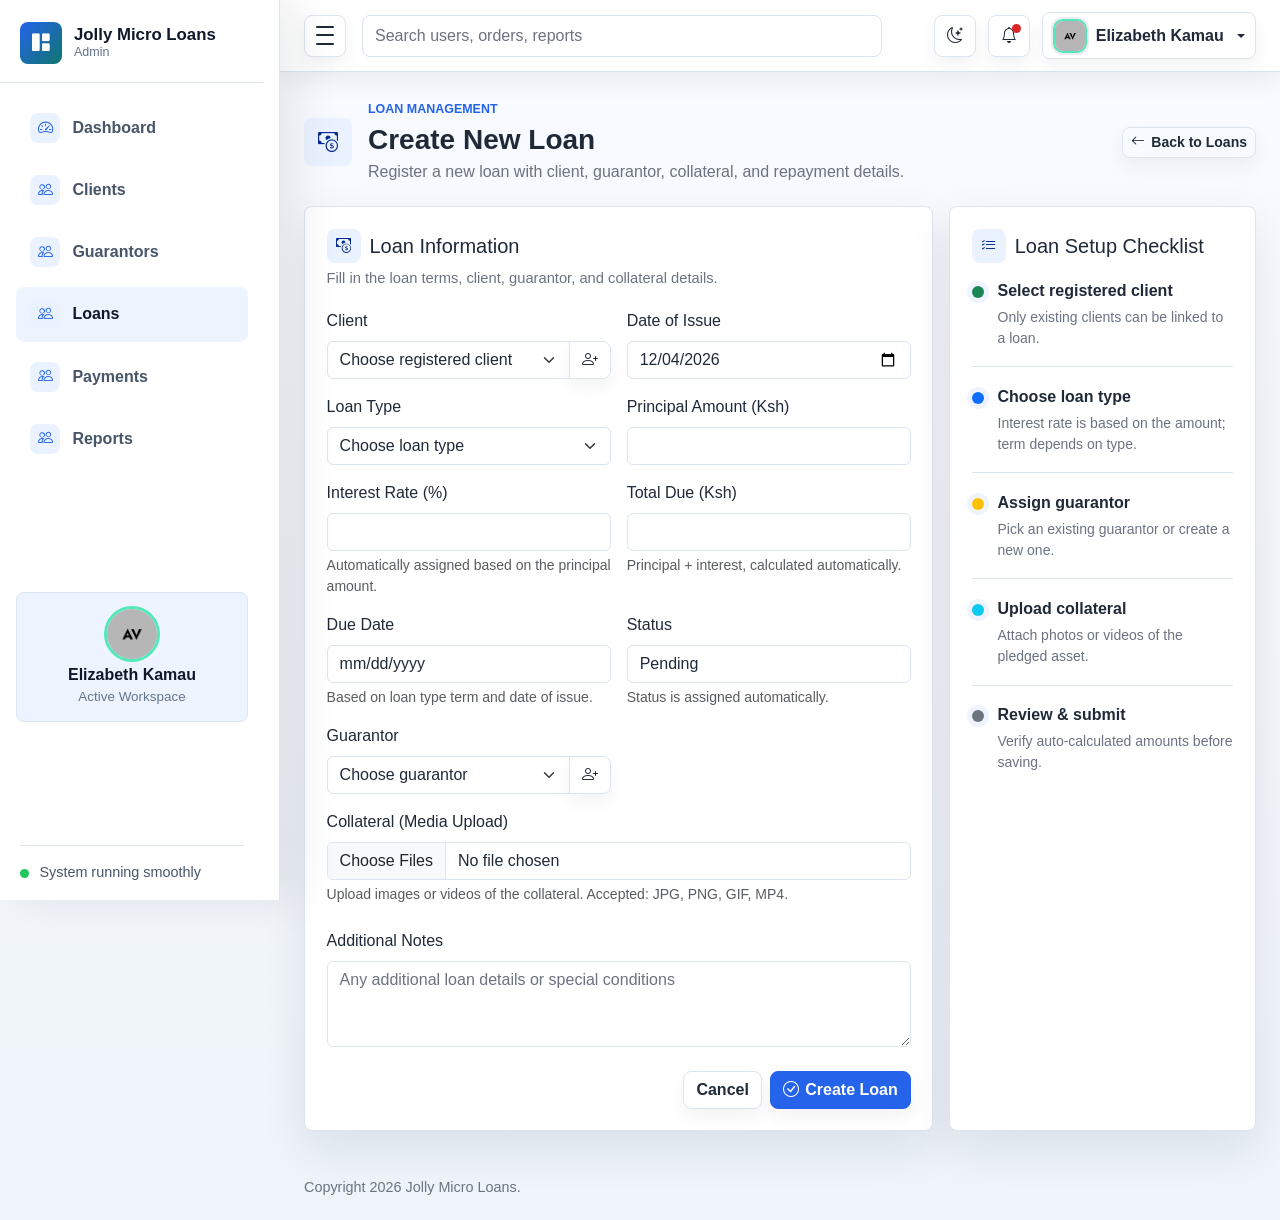
<file: html/loan-registration.html>
<!DOCTYPE html>
<html lang="en">
<head>
  <meta charset="UTF-8">
  <meta name="viewport" content="width=device-width, initial-scale=1.0">
  <meta name="description" content="adminHMD professional admin dashboard template">
  <title>Loan Registration | Jolly Micro Loans</title>

  <link rel="stylesheet" href="../assets/css/bootstrap.min.css">
  <link rel="stylesheet" href="../assets/vendors/bootstrap-icons/bootstrap-icons.css">
  <link rel="stylesheet" href="../assets/css/style.css">
</head>

<body>
  <div class="admin-shell">
    <div class="sidebar-backdrop" data-sidebar-close></div>

    <aside class="admin-sidebar" id="adminSidebar" aria-label="Main navigation">
      <div class="sidebar-header">
        <a class="brand-mark" href="index.html" aria-label="adminHMD dashboard">
          <span class="brand-icon"><i class="bi bi-grid-1x2-fill" aria-hidden="true"></i></span>
          <span class="brand-copy">
            <span class="brand-title">Jolly Micro Loans</span>
            <span class="brand-subtitle">Admin </span>
          </span>
        </a>
      </div>

      <nav class="sidebar-nav">
        <a class="nav-link " href="index.html" aria-current="page">
          <span class="nav-icon"><i class="bi bi-speedometer2" aria-hidden="true"></i></span>
          <span class="nav-text">Dashboard</span>
        </a>
        <a class="nav-link " href="clients.html">
          <span class="nav-icon"><i class="bi bi-people" aria-hidden="true"></i></span>
          <span class="nav-text">Clients</span>
        </a>

        <a class="nav-link" href="guarantors.html">
          <span class="nav-icon"><i class="bi bi-people" aria-hidden="true"></i></span>
          <span class="nav-text">Guarantors</span>
        </a>

        <a class="nav-link active" href="loans.html">
          <span class="nav-icon"><i class="bi bi-people" aria-hidden="true"></i></span>
          <span class="nav-text">Loans</span>
        </a>

        <a class="nav-link " href="payments.html">
          <span class="nav-icon"><i class="bi bi-people" aria-hidden="true"></i></span>
          <span class="nav-text">Payments</span>
        </a>

        <a class="nav-link" href="reports.html">
          <span class="nav-icon"><i class="bi bi-people" aria-hidden="true"></i></span>
          <span class="nav-text">Reports</span>
        </a>

        
      </nav>

      <div class="sidebar-user">
        <img class="avatar-img avatar-md sidebar-user-avatar" src="../assets/images/avatar/avatar.jpg" alt="Elizabeth Kamau">
        <strong>Elizabeth Wangui</strong>
        <small>Active Workspace</small>
      </div>

      <div class="sidebar-footer">
        <span class="status-dot"></span>
        <span class="sidebar-footer-text">System running smoothly</span>
      </div>
    </aside>

    <div class="admin-main">

      <nav class="navbar admin-navbar navbar-expand bg-white">
        <div class="container-fluid px-3 px-lg-4">
          <button class="sidebar-toggle" type="button" data-sidebar-toggle aria-controls="adminSidebar" aria-expanded="true" aria-label="Toggle sidebar">
            <span></span>
            <span></span>
            <span></span>
          </button>

          <form class="d-none d-md-flex ms-3 flex-grow-1" role="search">
            <input class="form-control search-input" type="search" placeholder="Search users, orders, reports" aria-label="Search">
          </form>

          <div class="navbar-actions ms-auto">
            <button class="icon-button theme-toggle" type="button" data-theme-toggle aria-label="Switch color theme" title="Switch color theme">
              <i class="bi bi-moon-stars" data-theme-icon aria-hidden="true"></i>
            </button>
            <div class="dropdown">
              <button class="icon-button" type="button" data-bs-toggle="dropdown" aria-expanded="false" aria-label="Notifications">
                <span class="notification-dot"></span>
                <i class="bi bi-bell" aria-hidden="true"></i>
              </button>
              <div class="dropdown-menu dropdown-menu-end notification-menu">
                <div class="dropdown-header fw-bold text-body">Notifications</div>
                <a class="dropdown-item" href="users.html">
                  <span class="notification-title">New user registered</span>
                  <span class="notification-time">4 minutes ago</span>
                </a>
                <a class="dropdown-item" href="charts.html">
                  <span class="notification-title">Revenue target reached</span>
                  <span class="notification-time">32 minutes ago</span>
                </a>
                <a class="dropdown-item" href="settings.html">
                  <span class="notification-title">Security review completed</span>
                  <span class="notification-time">1 hour ago</span>
                </a>
              </div>
            </div>

            <div class="dropdown">
              <button class="profile-button dropdown-toggle" type="button" data-bs-toggle="dropdown" aria-expanded="false">
                <img class="avatar-img avatar-sm" src="../assets/images/avatar/avatar.jpg" alt="Elizabeth Wangui">
                <span class="profile-name d-none d-sm-inline">Elizabeth Wangui</span>
              </button>
              <ul class="dropdown-menu dropdown-menu-end">
                <li><a class="dropdown-item" href="profile.html">Profile</a></li>
                <li><a class="dropdown-item" href="settings.html">Account settings</a></li>
                <li><hr class="dropdown-divider"></li>
                <li><a class="dropdown-item" href="login.html">Sign out</a></li>
              </ul>
            </div>
          </div>
        </div>
      </nav>

      

     <main class="dashboard-content">
  <div class="container-fluid px-3 px-lg-4 py-4">
    <div class="page-heading">
      <div class="page-heading-copy">
        <span class="page-icon"><i class="bi bi-cash-coin" aria-hidden="true"></i></span>
        <div>
          <p class="eyebrow mb-1">Loan Management</p>
          <h1 class="h3 mb-1">Create New Loan</h1>
          <p class="text-muted mb-0">Register a new loan with client, guarantor, collateral, and repayment details.</p>
        </div>
      </div>
      <div class="heading-actions">
        <a class="btn btn-outline-secondary btn-sm" href="loans.html">
          <i class="bi bi-arrow-left" aria-hidden="true"></i> Back to Loans
        </a>
      </div>
    </div>

    <section class="row g-3">
      <div class="col-12 col-xl-8">
        <form class="panel needs-validation" method="post" enctype="multipart/form-data" novalidate>
          <div class="panel-header">
            <div>
              <h2 class="h5 mb-1 section-title">
                <i class="bi bi-cash-coin" aria-hidden="true"></i>
                <span>Loan Information</span>
              </h2>
              <p class="text-muted mb-0">Fill in the loan terms, client, guarantor, and collateral details.</p>
            </div>
          </div>

          <div class="row g-3">
            <!-- Client -->
            <div class="col-md-6">
              <label class="form-label" for="client">Client</label>
              <div class="input-group">
                <select class="form-select" id="client" name="client" required>
                  <option value="">Choose registered client</option>
                  <option>Sarah Ahmed (sarah@example.com)</option>
                  <option>James Mwangi (james@example.com)</option>
                  <option>Grace Wanjiku (grace@example.com)</option>
                  <option>Peter Odhiambo (peter@example.com)</option>
                </select>
                <a class="btn btn-outline-secondary" href="client-registration.html" title="Add new client">
                  <i class="bi bi-person-plus" aria-hidden="true"></i>
                </a>
              </div>
              <div class="invalid-feedback">Please choose a client.</div>
            </div>

            <!-- Date of Issue -->
            <div class="col-md-6">
              <label class="form-label" for="issueDate">Date of Issue</label>
              <input class="form-control" id="issueDate" name="issueDate" type="date" required>
              <div class="invalid-feedback">Date of issue is required.</div>
            </div>

            <!-- Loan Type -->
            <div class="col-md-6">
              <label class="form-label" for="loanType">Loan Type</label>
              <select class="form-select" id="loanType" name="loanType" required>
                <option value="">Choose loan type</option>
                <option value="personal">Personal Loan</option>
                <option value="business">Business Loan</option>
                <option value="auto">Auto Loan</option>
                <option value="mortgage">Mortgage</option>
                <option value="education">Education Loan</option>
                <option value="emergency">Emergency Loan</option>
              </select>
              <div class="invalid-feedback">Choose a loan type.</div>
            </div>

            <!-- Principal Amount -->
            <div class="col-md-6">
              <label class="form-label" for="principal">Principal Amount (Ksh)</label>
              <input class="form-control" id="principal" name="principal" type="number" min="1" step="0.01" required>
              <div class="invalid-feedback">Enter a valid principal amount.</div>
            </div>

            <!-- Interest Rate (auto, based on amount) -->
            <div class="col-md-6">
              <label class="form-label" for="interestRate">Interest Rate (%)</label>
              <input class="form-control" id="interestRate" name="interestRate" type="text" readonly>
              <div class="form-text">Automatically assigned based on the principal amount.</div>
            </div>

            <!-- Total Due (auto) -->
            <div class="col-md-6">
              <label class="form-label" for="totalDue">Total Due (Ksh)</label>
              <input class="form-control" id="totalDue" name="totalDue" type="text" readonly>
              <div class="form-text">Principal + interest, calculated automatically.</div>
            </div>

            <!-- Due Date (auto) -->
            <div class="col-md-6">
              <label class="form-label" for="dueDate">Due Date</label>
              <input class="form-control" id="dueDate" name="dueDate" type="date" readonly>
              <div class="form-text">Based on loan type term and date of issue.</div>
            </div>

            <!-- Status (auto) -->
            <div class="col-md-6">
              <label class="form-label" for="status">Status</label>
              <input class="form-control" id="status" name="status" type="text" value="Pending" readonly>
              <div class="form-text">Status is assigned automatically.</div>
            </div>

            <!-- Guarantor -->
            <div class="col-md-6">
              <label class="form-label" for="guarantor">Guarantor</label>
              <div class="input-group">
                <select class="form-select" id="guarantor" name="guarantor" required>
                  <option value="">Choose guarantor</option>
                  <option>Sarah Ahmed (#001)</option>
                  <option>James Mwangi (#002)</option>
                  <option>Grace Wanjiku (#003)</option>
                </select>
                <a class="btn btn-outline-secondary" href="guarantors-registration.html" title="Add new guarantor">
                  <i class="bi bi-person-plus" aria-hidden="true"></i>
                </a>
              </div>
              <div class="invalid-feedback">Please choose a guarantor.</div>
            </div>

            <!-- Collateral Upload -->
            <div class="col-12">
              <label class="form-label" for="collateral">Collateral (Media Upload)</label>
              <input class="form-control" id="collateral" name="collateral[]" type="file" accept="image/*,video/*" multiple>
              <div class="form-text">Upload images or videos of the collateral. Accepted: JPG, PNG, GIF, MP4.</div>
              <div id="collateralPreview" class="mt-2 d-flex flex-wrap gap-2"></div>
            </div>

            <!-- Notes -->
            <div class="col-12">
              <label class="form-label" for="notes">Additional Notes</label>
              <textarea class="form-control" id="notes" name="notes" rows="3" placeholder="Any additional loan details or special conditions"></textarea>
            </div>
          </div>

          <div class="d-flex flex-wrap justify-content-end gap-2 mt-4">
            <a class="btn btn-outline-secondary" href="loans.html">Cancel</a>
            <button class="btn btn-primary" type="submit">
              <i class="bi bi-check-circle" aria-hidden="true"></i> Create Loan
            </button>
          </div>
        </form>
      </div>

      <div class="col-12 col-xl-4">
        <div class="panel h-100">
          <h2 class="h5 mb-3 section-title">
            <i class="bi bi-list-check" aria-hidden="true"></i>
            <span>Loan Setup Checklist</span>
          </h2>
          <div class="activity-list">
            <div class="activity-item">
              <span class="activity-dot bg-success"></span>
              <div>
                <p class="mb-1 fw-semibold">Select registered client</p>
                <p class="text-muted small mb-0">Only existing clients can be linked to a loan.</p>
              </div>
            </div>
            <div class="activity-item">
              <span class="activity-dot bg-primary"></span>
              <div>
                <p class="mb-1 fw-semibold">Choose loan type</p>
                <p class="text-muted small mb-0">Interest rate is based on the amount; term depends on type.</p>
              </div>
            </div>
            <div class="activity-item">
              <span class="activity-dot bg-warning"></span>
              <div>
                <p class="mb-1 fw-semibold">Assign guarantor</p>
                <p class="text-muted small mb-0">Pick an existing guarantor or create a new one.</p>
              </div>
            </div>
            <div class="activity-item">
              <span class="activity-dot bg-info"></span>
              <div>
                <p class="mb-1 fw-semibold">Upload collateral</p>
                <p class="text-muted small mb-0">Attach photos or videos of the pledged asset.</p>
              </div>
            </div>
            <div class="activity-item">
              <span class="activity-dot bg-secondary"></span>
              <div>
                <p class="mb-1 fw-semibold">Review & submit</p>
                <p class="text-muted small mb-0">Verify auto-calculated amounts before saving.</p>
              </div>
            </div>
          </div>
        </div>
      </div>
    </section>
  </div>
</main>

<script>
  document.addEventListener('DOMContentLoaded', function () {
    // Loan term (months) by loan type
    const loanTerms = {
      personal:  12,
      business:  24,
      auto:      36,
      mortgage:  60,
      education: 24,
      emergency: 6
    };

    // Tiered interest rates based on principal amount (Ksh)
    const interestTiers = [
      { max: 10000,   rate: 12.0 },
      { max: 50000,   rate: 10.0 },
      { max: 200000,  rate: 8.0  },
      { max: Infinity, rate: 6.0 }
    ];

    const issueDate   = document.getElementById('issueDate');
    const loanType    = document.getElementById('loanType');
    const principal   = document.getElementById('principal');
    const interestRate= document.getElementById('interestRate');
    const totalDue    = document.getElementById('totalDue');
    const dueDate     = document.getElementById('dueDate');

    // Set today's date as default for issue date
    if (issueDate && !issueDate.value) {
      issueDate.value = new Date().toISOString().split('T')[0];
    }

    function getInterestRate(amount) {
      for (let tier of interestTiers) {
        if (amount <= tier.max) return tier.rate;
      }
      return interestTiers[interestTiers.length - 1].rate;
    }

    function calculateLoan() {
      const type = loanType.value;
      const term = loanTerms[type];
      const amount = parseFloat(principal.value) || 0;

      if (term && amount > 0) {
        // Interest rate based on amount
        const rate = getInterestRate(amount);
        interestRate.value = rate.toFixed(2) + '%';

        // Total due = principal + (principal * rate/100)
        const interest = amount * (rate / 100);
        const total = amount + interest;
        totalDue.value = total.toLocaleString('en-KE', { minimumFractionDigits: 2, maximumFractionDigits: 2 });

        // Due date = issue date + term (months)
        if (issueDate.value) {
          const d = new Date(issueDate.value);
          d.setMonth(d.getMonth() + term);
          dueDate.value = d.toISOString().split('T')[0];
        }
      } else {
        interestRate.value = '';
        totalDue.value = '';
        dueDate.value = '';
      }
    }

    // Recalculate when loan type, principal, or issue date changes
    loanType.addEventListener('change', calculateLoan);
    principal.addEventListener('input', calculateLoan);
    issueDate.addEventListener('change', calculateLoan);

    // Initial calculation if values are pre-filled
    calculateLoan();

    // Bootstrap validation
    document.querySelectorAll('.needs-validation').forEach(function (form) {
      form.addEventListener('submit', function (event) {
        if (!form.checkValidity()) {
          event.preventDefault();
          event.stopPropagation();
        }
        form.classList.add('was-validated');
      }, false);
    });

    // Collateral preview
    const collateralInput = document.getElementById('collateral');
    const collateralPreview = document.getElementById('collateralPreview');

    if (collateralInput && collateralPreview) {
      collateralInput.addEventListener('change', function () {
        collateralPreview.innerHTML = '';
        Array.from(this.files).forEach(function (file) {
          const url = URL.createObjectURL(file);
          let html = '';
          if (file.type.startsWith('image/')) {
            html = '<img src="' + url + '" class="img-thumbnail" style="max-height:100px" alt="Collateral preview">';
          } else if (file.type.startsWith('video/')) {
            html = '<video src="' + url + '" class="img-thumbnail" style="max-height:100px" controls></video>';
          }
          if (html) collateralPreview.insertAdjacentHTML('beforeend', html);
        });
      });
    }
  });
</script>


      <footer class="admin-footer">
        <div class="container-fluid px-3 px-lg-4">
          <span>Copyright 2026 Jolly Micro Loans. <br>   </span>
        </div>
      </footer>
    </div>
  </div>

  <script src="../assets/js/bootstrap.bundle.min.js"></script>
  <script src="../assets/js/main.js"></script>
</body>
</html>
</file>
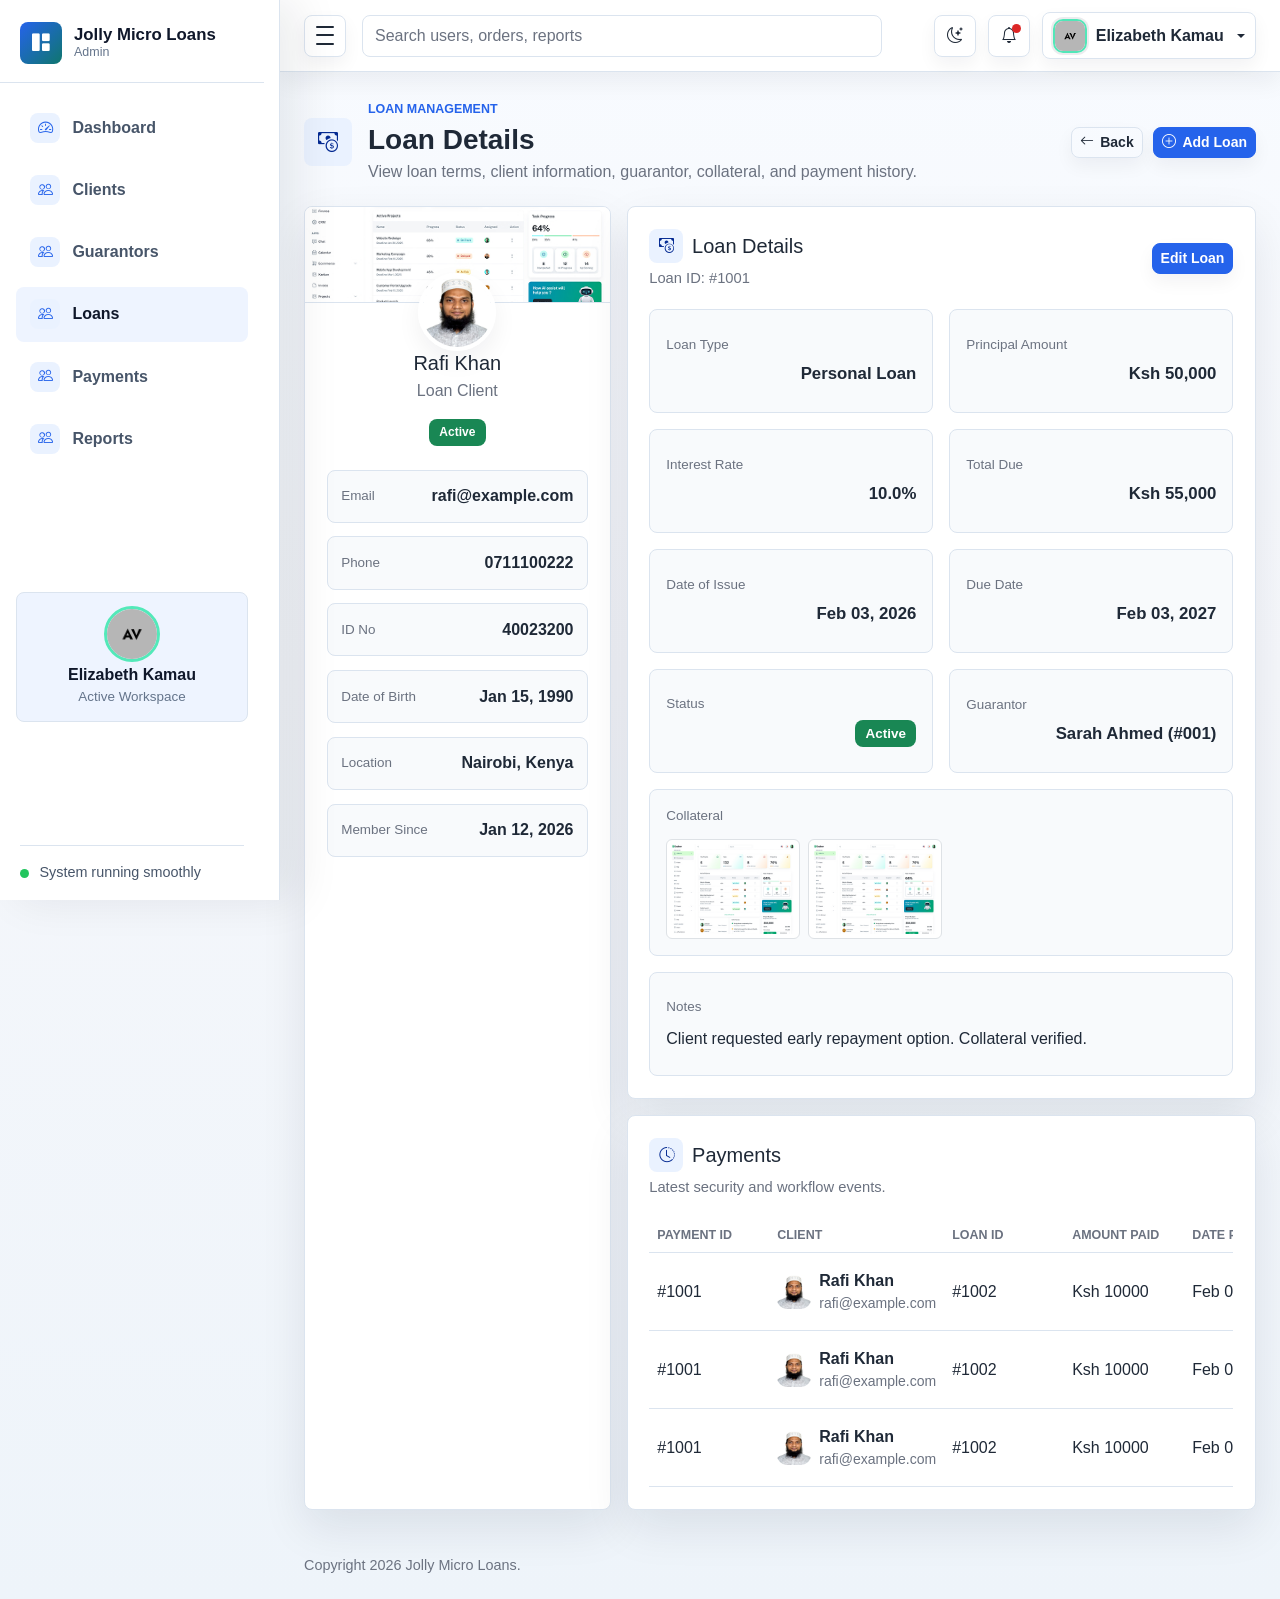
<file: html/loan-view.html>
<!DOCTYPE html>
<html lang="en">
<head>
  <meta charset="UTF-8">
  <meta name="viewport" content="width=device-width, initial-scale=1.0">
  <meta name="description" content="adminHMD professional admin dashboard template">
  <title>Loan View | Jolly Micro Loans</title>

  <link rel="stylesheet" href="../assets/css/bootstrap.min.css">
  <link rel="stylesheet" href="../assets/vendors/bootstrap-icons/bootstrap-icons.css">
  <link rel="stylesheet" href="../assets/css/style.css">
</head>

<body>
  <div class="admin-shell">
    <div class="sidebar-backdrop" data-sidebar-close></div>

    <aside class="admin-sidebar" id="adminSidebar" aria-label="Main navigation">
      <div class="sidebar-header">
        <a class="brand-mark" href="index.html" aria-label="adminHMD dashboard">
          <span class="brand-icon"><i class="bi bi-grid-1x2-fill" aria-hidden="true"></i></span>
          <span class="brand-copy">
            <span class="brand-title">Jolly Micro Loans</span>
            <span class="brand-subtitle">Admin </span>
          </span>
        </a>
      </div>

      <nav class="sidebar-nav">
        <a class="nav-link " href="index.html" aria-current="page">
          <span class="nav-icon"><i class="bi bi-speedometer2" aria-hidden="true"></i></span>
          <span class="nav-text">Dashboard</span>
        </a>
        <a class="nav-link " href="clients.html">
          <span class="nav-icon"><i class="bi bi-people" aria-hidden="true"></i></span>
          <span class="nav-text">Clients</span>
        </a>

        <a class="nav-link" href="guarantors.html">
          <span class="nav-icon"><i class="bi bi-people" aria-hidden="true"></i></span>
          <span class="nav-text">Guarantors</span>
        </a>

        <a class="nav-link active" href="loans.html">
          <span class="nav-icon"><i class="bi bi-people" aria-hidden="true"></i></span>
          <span class="nav-text">Loans</span>
        </a>

        <a class="nav-link " href="payments.html">
          <span class="nav-icon"><i class="bi bi-people" aria-hidden="true"></i></span>
          <span class="nav-text">Payments</span>
        </a>

        <a class="nav-link" href="reports.html">
          <span class="nav-icon"><i class="bi bi-people" aria-hidden="true"></i></span>
          <span class="nav-text">Reports</span>
        </a>

        
      </nav>

      <div class="sidebar-user">
        <img class="avatar-img avatar-md sidebar-user-avatar" src="../assets/images/avatar/avatar.jpg" alt="Elizabeth Kamau">
        <strong>Elizabeth Wangui</strong>
        <small>Active Workspace</small>
      </div>

      <div class="sidebar-footer">
        <span class="status-dot"></span>
        <span class="sidebar-footer-text">System running smoothly</span>
      </div>
    </aside>

    <div class="admin-main">

      <nav class="navbar admin-navbar navbar-expand bg-white">
        <div class="container-fluid px-3 px-lg-4">
          <button class="sidebar-toggle" type="button" data-sidebar-toggle aria-controls="adminSidebar" aria-expanded="true" aria-label="Toggle sidebar">
            <span></span>
            <span></span>
            <span></span>
          </button>

          <form class="d-none d-md-flex ms-3 flex-grow-1" role="search">
            <input class="form-control search-input" type="search" placeholder="Search users, orders, reports" aria-label="Search">
          </form>

          <div class="navbar-actions ms-auto">
            <button class="icon-button theme-toggle" type="button" data-theme-toggle aria-label="Switch color theme" title="Switch color theme">
              <i class="bi bi-moon-stars" data-theme-icon aria-hidden="true"></i>
            </button>
            <div class="dropdown">
              <button class="icon-button" type="button" data-bs-toggle="dropdown" aria-expanded="false" aria-label="Notifications">
                <span class="notification-dot"></span>
                <i class="bi bi-bell" aria-hidden="true"></i>
              </button>
              <div class="dropdown-menu dropdown-menu-end notification-menu">
                <div class="dropdown-header fw-bold text-body">Notifications</div>
                <a class="dropdown-item" href="users.html">
                  <span class="notification-title">New user registered</span>
                  <span class="notification-time">4 minutes ago</span>
                </a>
                <a class="dropdown-item" href="charts.html">
                  <span class="notification-title">Revenue target reached</span>
                  <span class="notification-time">32 minutes ago</span>
                </a>
                <a class="dropdown-item" href="settings.html">
                  <span class="notification-title">Security review completed</span>
                  <span class="notification-time">1 hour ago</span>
                </a>
              </div>
            </div>

            <div class="dropdown">
              <button class="profile-button dropdown-toggle" type="button" data-bs-toggle="dropdown" aria-expanded="false">
                <img class="avatar-img avatar-sm" src="../assets/images/avatar/avatar.jpg" alt="Elizabeth Wangui">
                <span class="profile-name d-none d-sm-inline">Elizabeth Wangui</span>
              </button>
              <ul class="dropdown-menu dropdown-menu-end">
                <li><a class="dropdown-item" href="profile.html">Profile</a></li>
                <li><a class="dropdown-item" href="settings.html">Account settings</a></li>
                <li><hr class="dropdown-divider"></li>
                <li><a class="dropdown-item" href="login.html">Sign out</a></li>
              </ul>
            </div>
          </div>
        </div>
      </nav>

      

      <main class="dashboard-content">
  <div class="container-fluid px-3 px-lg-4 py-4">
    <div class="page-heading">
      <div class="page-heading-copy">
        <span class="page-icon"><i class="bi bi-cash-coin" aria-hidden="true"></i></span>
        <div>
          <p class="eyebrow mb-1">Loan Management</p>
          <h1 class="h3 mb-1">Loan Details</h1>
          <p class="text-muted mb-0">View loan terms, client information, guarantor, collateral, and payment history.</p>
        </div>
      </div>
      <div class="heading-actions">
        <a class="btn btn-outline-secondary btn-sm" href="loans.html">
          <i class="bi bi-arrow-left" aria-hidden="true"></i> Back
        </a>
        <a class="btn btn-primary btn-sm" href="loan-registration.html">
          <i class="bi bi-plus-circle" aria-hidden="true"></i> Add Loan
        </a>
      </div>
    </div>

    <section class="row g-3">
      <!-- Left column: Client profile -->
      <div class="col-12 col-xl-4">
        <div class="panel h-100 text-center profile-card">
          <div class="profile-cover">
            <img src="../assets/images/png/dasher-ui-bootstrap-5.jpg" alt="Client cover">
          </div>
          <div class="profile-hero">
            <img class="avatar-img avatar-xl profile-photo" src="../assets/images/avatar/avatar-1.jpg" alt="Rafi Khan">
            <h2 class="h5 mb-1">Rafi Khan</h2>
            <p class="text-muted mb-3">Loan Client</p>
            <span class="badge text-bg-success">Active</span>
          </div>
          <div class="info-list mt-4 text-start">
            <div><span>Email</span><strong>rafi@example.com</strong></div>
            <div><span>Phone</span><strong>0711100222</strong></div>
            <div><span>ID No</span><strong>40023200</strong></div>
            <div><span>Date of Birth</span><strong>Jan 15, 1990</strong></div>
            <div><span>Location</span><strong>Nairobi, Kenya</strong></div>
            <div><span>Member Since</span><strong>Jan 12, 2026</strong></div>
          </div>
        </div>
      </div>

      <!-- Right column: Loan details + Payments table -->
      <div class="col-12 col-xl-8">
        <!-- Loan Details Panel -->
        <div class="panel mb-3">
          <div class="panel-header">
            <div>
              <h2 class="h5 mb-1 section-title">
                <i class="bi bi-cash-coin" aria-hidden="true"></i>
                <span>Loan Details</span>
              </h2>
              <p class="text-muted mb-0">Loan ID: #1001</p>
            </div>
            <button class="btn btn-primary btn-sm" type="button">Edit Loan</button>
          </div>

          <div class="row g-3">
            <div class="col-md-6">
              <div class="mini-card"><span>Loan Type</span><strong>Personal Loan</strong></div>
            </div>
            <div class="col-md-6">
              <div class="mini-card"><span>Principal Amount</span><strong>Ksh 50,000</strong></div>
            </div>
            <div class="col-md-6">
              <div class="mini-card"><span>Interest Rate</span><strong>10.0%</strong></div>
            </div>
            <div class="col-md-6">
              <div class="mini-card"><span>Total Due</span><strong>Ksh 55,000</strong></div>
            </div>
            <div class="col-md-6">
              <div class="mini-card"><span>Date of Issue</span><strong>Feb 03, 2026</strong></div>
            </div>
            <div class="col-md-6">
              <div class="mini-card"><span>Due Date</span><strong>Feb 03, 2027</strong></div>
            </div>
            <div class="col-md-6">
              <div class="mini-card">
                <span>Status</span>
                <strong><span class="badge text-bg-success">Active</span></strong>
              </div>
            </div>
            <div class="col-md-6">
              <div class="mini-card"><span>Guarantor</span><strong>Sarah Ahmed (#001)</strong></div>
            </div>
            <div class="col-12">
              <div class="mini-card">
                <span>Collateral</span>
                <div class="d-flex flex-wrap gap-2 mt-2">
                  <img src="../assets/images/png/dasher-ui-bootstrap-5.jpg" class="img-thumbnail" style="max-height:100px" alt="Collateral">
                  <img src="../assets/images/png/dasher-ui-bootstrap-5.jpg" class="img-thumbnail" style="max-height:100px" alt="Collateral">
                </div>
              </div>
            </div>
            <div class="col-12">
              <div class="mini-card">
                <span>Notes</span>
                <p class="mb-0 mt-1">Client requested early repayment option. Collateral verified.</p>
              </div>
            </div>
          </div>
        </div>

        <!-- Payments Panel (unchanged) -->
        <div class="panel">
          <div class="panel-header">
            <div>
              <h2 class="h5 mb-1 section-title">
                <i class="bi bi-clock-history" aria-hidden="true"></i>
                <span>Payments</span>
              </h2>
              <p class="text-muted mb-0">Latest security and workflow events.</p>
            </div>
          </div>
          <div class="table-responsive">
            <table class="table align-middle mb-0">
              <thead>
                <tr>
                  <th scope="col">Payment Id</th>
                  <th scope="col">Client</th>
                  <th scope="col">Loan Id</th>
                  <th scope="col">Amount Paid</th>
                  <th scope="col">Date Paid</th>
                  <th scope="col">Mode of payment</th>
                  <th scope="col" class="text-end">Action</th>
                </tr>
              </thead>
              <tbody>
                <tr>
                  <td>#1001</td>
                  <td>
                    <div class="d-flex align-items-center gap-2">
                      <img class="avatar-img avatar-sm" src="../assets/images/avatar/avatar-1.jpg" alt="Sarah Ahmed">
                      <div>
                        <p class="fw-semibold mb-0">Rafi Khan</p>
                        <p class="text-muted small mb-0">rafi@example.com</p>
                      </div>
                    </div>
                  </td>
                  <td>#1002</td>
                  <td>Ksh 10000</td>
                  <td>Feb 03, 2026</td>
                  <td><span class="badge text-bg-danger">Mpesa</span></td>
                  <td class="text-end"><a class="btn btn-light btn-sm" href="user-details.html">View</a></td>
                </tr>
                <tr>
                  <td>#1001</td>
                  <td>
                    <div class="d-flex align-items-center gap-2">
                      <img class="avatar-img avatar-sm" src="../assets/images/avatar/avatar-1.jpg" alt="Sarah Ahmed">
                      <div>
                        <p class="fw-semibold mb-0">Rafi Khan</p>
                        <p class="text-muted small mb-0">rafi@example.com</p>
                      </div>
                    </div>
                  </td>
                  <td>#1002</td>
                  <td>Ksh 10000</td>
                  <td>Feb 03, 2026</td>
                  <td><span class="badge text-bg-danger">Mpesa</span></td>
                  <td class="text-end"><a class="btn btn-light btn-sm" href="user-details.html">View</a></td>
                </tr>
                <tr>
                  <td>#1001</td>
                  <td>
                    <div class="d-flex align-items-center gap-2">
                      <img class="avatar-img avatar-sm" src="../assets/images/avatar/avatar-1.jpg" alt="Sarah Ahmed">
                      <div>
                        <p class="fw-semibold mb-0">Rafi Khan</p>
                        <p class="text-muted small mb-0">rafi@example.com</p>
                      </div>
                    </div>
                  </td>
                  <td>#1002</td>
                  <td>Ksh 10000</td>
                  <td>Feb 03, 2026</td>
                  <td><span class="badge text-bg-danger">Mpesa</span></td>
                  <td class="text-end"><a class="btn btn-light btn-sm" href="user-details.html">View</a></td>
                </tr>
              </tbody>
            </table>
          </div>
        </div>
      </div>
    </section>
  </div>
</main>

      <footer class="admin-footer">
        <div class="container-fluid px-3 px-lg-4">
          <span>Copyright 2026 Jolly Micro Loans. <br>   </span>
        </div>
      </footer>
    </div>
  </div>

  <script src="../assets/js/bootstrap.bundle.min.js"></script>
  <script src="../assets/js/main.js"></script>
</body>
</html>
</file>
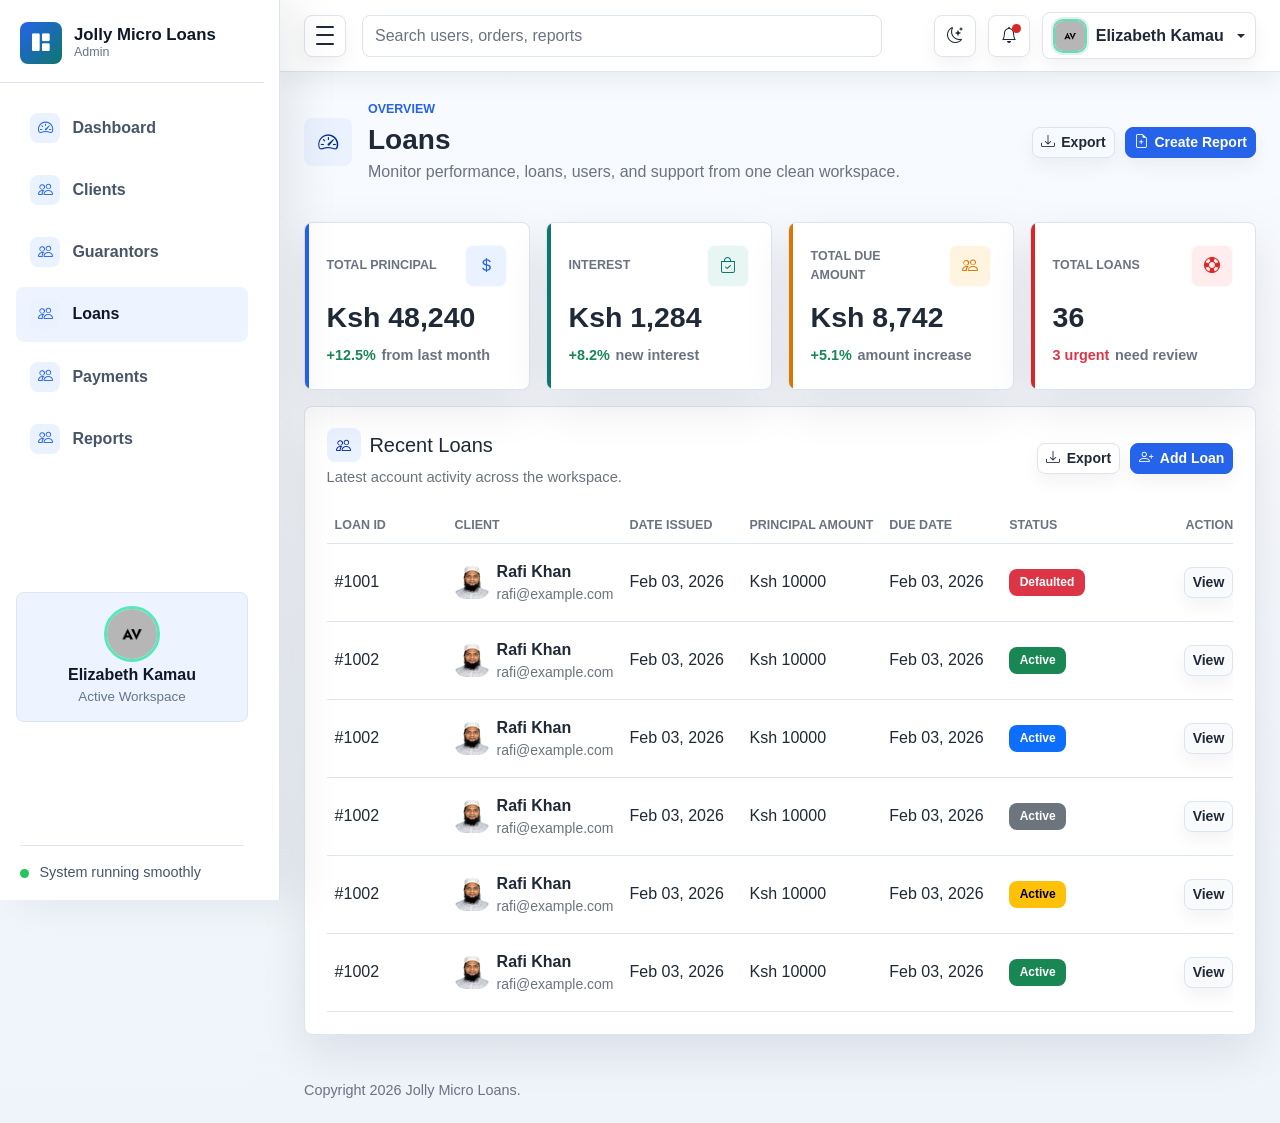
<file: html/loans.html>
<!DOCTYPE html>
<html lang="en">
<head>
  <meta charset="UTF-8">
  <meta name="viewport" content="width=device-width, initial-scale=1.0">
  <meta name="description" content="adminHMD professional admin dashboard template">
  <title>Loans | Jolly Micro Loans</title>

  <link rel="stylesheet" href="../assets/css/bootstrap.min.css">
  <link rel="stylesheet" href="../assets/vendors/bootstrap-icons/bootstrap-icons.css">
  <link rel="stylesheet" href="../assets/css/style.css">
</head>

<body>
  <div class="admin-shell">
    <div class="sidebar-backdrop" data-sidebar-close></div>

    <aside class="admin-sidebar" id="adminSidebar" aria-label="Main navigation">
      <div class="sidebar-header">
        <a class="brand-mark" href="index.html" aria-label="adminHMD dashboard">
          <span class="brand-icon"><i class="bi bi-grid-1x2-fill" aria-hidden="true"></i></span>
          <span class="brand-copy">
            <span class="brand-title">Jolly Micro Loans</span>
            <span class="brand-subtitle">Admin </span>
          </span>
        </a>
      </div>

      <nav class="sidebar-nav">
        <a class="nav-link " href="index.html" aria-current="page">
          <span class="nav-icon"><i class="bi bi-speedometer2" aria-hidden="true"></i></span>
          <span class="nav-text">Dashboard</span>
        </a>
        <a class="nav-link" href="clients.html">
          <span class="nav-icon"><i class="bi bi-people" aria-hidden="true"></i></span>
          <span class="nav-text">Clients</span>
        </a>

        <a class="nav-link" href="guarantors.html">
          <span class="nav-icon"><i class="bi bi-people" aria-hidden="true"></i></span>
          <span class="nav-text">Guarantors</span>
        </a>

        <a class="nav-link active" href="loans.html">
          <span class="nav-icon"><i class="bi bi-people" aria-hidden="true"></i></span>
          <span class="nav-text">Loans</span>
        </a>

        <a class="nav-link" href="payments.html">
          <span class="nav-icon"><i class="bi bi-people" aria-hidden="true"></i></span>
          <span class="nav-text">Payments</span>
        </a>

        <a class="nav-link" href="reports.html">
          <span class="nav-icon"><i class="bi bi-people" aria-hidden="true"></i></span>
          <span class="nav-text">Reports</span>
        </a>

        
      </nav>

      <div class="sidebar-user">
        <img class="avatar-img avatar-md sidebar-user-avatar" src="../assets/images/avatar/avatar.jpg" alt="Elizabeth Kamau">
        <strong>Elizabeth Wangui</strong>
        <small>Active Workspace</small>
      </div>

      <div class="sidebar-footer">
        <span class="status-dot"></span>
        <span class="sidebar-footer-text">System running smoothly</span>
      </div>
    </aside>

    <div class="admin-main">

      <nav class="navbar admin-navbar navbar-expand bg-white">
        <div class="container-fluid px-3 px-lg-4">
          <button class="sidebar-toggle" type="button" data-sidebar-toggle aria-controls="adminSidebar" aria-expanded="true" aria-label="Toggle sidebar">
            <span></span>
            <span></span>
            <span></span>
          </button>

          <form class="d-none d-md-flex ms-3 flex-grow-1" role="search">
            <input class="form-control search-input" type="search" placeholder="Search users, orders, reports" aria-label="Search">
          </form>

          <div class="navbar-actions ms-auto">
            <button class="icon-button theme-toggle" type="button" data-theme-toggle aria-label="Switch color theme" title="Switch color theme">
              <i class="bi bi-moon-stars" data-theme-icon aria-hidden="true"></i>
            </button>
            <div class="dropdown">
              <button class="icon-button" type="button" data-bs-toggle="dropdown" aria-expanded="false" aria-label="Notifications">
                <span class="notification-dot"></span>
                <i class="bi bi-bell" aria-hidden="true"></i>
              </button>
              <div class="dropdown-menu dropdown-menu-end notification-menu">
                <div class="dropdown-header fw-bold text-body">Notifications</div>
                <a class="dropdown-item" href="users.html">
                  <span class="notification-title">New user registered</span>
                  <span class="notification-time">4 minutes ago</span>
                </a>
                <a class="dropdown-item" href="charts.html">
                  <span class="notification-title">Revenue target reached</span>
                  <span class="notification-time">32 minutes ago</span>
                </a>
                <a class="dropdown-item" href="settings.html">
                  <span class="notification-title">Security review completed</span>
                  <span class="notification-time">1 hour ago</span>
                </a>
              </div>
            </div>

            <div class="dropdown">
              <button class="profile-button dropdown-toggle" type="button" data-bs-toggle="dropdown" aria-expanded="false">
                <img class="avatar-img avatar-sm" src="../assets/images/avatar/avatar.jpg" alt="Elizabeth Wangui">
                <span class="profile-name d-none d-sm-inline">Elizabeth Wangui</span>
              </button>
              <ul class="dropdown-menu dropdown-menu-end">
                <li><a class="dropdown-item" href="profile.html">Profile</a></li>
                <li><a class="dropdown-item" href="settings.html">Account settings</a></li>
                <li><hr class="dropdown-divider"></li>
                <li><a class="dropdown-item" href="login.html">Sign out</a></li>
              </ul>
            </div>
          </div>
        </div>
      </nav>

      <main class="dashboard-content">

        <div class="container-fluid px-3 px-lg-4 py-4">

          <div class="page-heading">
            <div class="page-heading-copy">
              <span class="page-icon"><i class="bi bi-speedometer2" aria-hidden="true"></i></span>
              <div>
                <p class="eyebrow mb-1">Overview</p>
                <h1 class="h3 mb-1">Loans</h1>
                <p class="text-muted mb-0">Monitor performance, loans, users, and support from one clean workspace.</p>
              </div>
            </div>
            <div class="heading-actions"><button class="btn btn-outline-secondary btn-sm" type="button"><i class="bi bi-download" aria-hidden="true"></i> Export</button><button class="btn btn-primary btn-sm" type="button"><i class="bi bi-file-earmark-plus" aria-hidden="true"></i> Create Report</button></div>
          </div>

          <section class="row g-3 mt-1" aria-label="Dashboard metrics">

            <div class="col-12 col-sm-6 col-xl-3">
              <article class="metric-card metric-primary">
                <div class="metric-top">
                  <span class="metric-label">Total Principal</span>
                  <span class="metric-icon"><i class="bi bi-currency-dollar" aria-hidden="true"></i></span>
                </div>
                <div class="metric-value">Ksh 48,240</div>
                <div class="metric-meta">
                  <span class="text-success">+12.5%</span>
                  <span>from last month</span>
                </div>
              </article>
            </div>

            <div class="col-12 col-sm-6 col-xl-3">
              <article class="metric-card metric-success">
                <div class="metric-top">
                  <span class="metric-label">Interest</span>
                  <span class="metric-icon"><i class="bi bi-bag-check" aria-hidden="true"></i></span>
                </div>
                <div class="metric-value">Ksh 1,284</div>
                <div class="metric-meta">
                  <span class="text-success">+8.2%</span>
                  <span>new interest</span>
                </div>
              </article>
            </div>

            <div class="col-12 col-sm-6 col-xl-3">
              <article class="metric-card metric-warning">
                <div class="metric-top">
                  <span class="metric-label">Total Due Amount</span>
                  <span class="metric-icon"><i class="bi bi-people" aria-hidden="true"></i></span>
                </div>
                <div class="metric-value">Ksh 8,742</div>
                <div class="metric-meta">
                  <span class="text-success">+5.1%</span>
                  <span>amount increase</span>
                </div>
              </article>
            </div>

            <div class="col-12 col-sm-6 col-xl-3">
              <article class="metric-card metric-danger">
                <div class="metric-top">
                  <span class="metric-label">Total Loans</span>
                  <span class="metric-icon"><i class="bi bi-life-preserver" aria-hidden="true"></i></span>
                </div>
                <div class="metric-value">36</div>
                <div class="metric-meta">
                  <span class="text-danger">3 urgent</span>
                  <span>need review</span>
                </div>
              </article>
            </div>
          </section>

          

          <section class="panel mt-3">
            <div class="panel-header">
              <div>
                <h2 class="h5 mb-1 section-title"><i class="bi bi-people" aria-hidden="true"></i><span>Recent Loans</span></h2>
                <p class="text-muted mb-0">Latest account activity across the workspace.</p>
              </div>
               <div class="heading-actions">
                <button class="btn btn-outline-secondary btn-sm" type="button"><i class="bi bi-download" aria-hidden="true"></i> Export</button>
               <a class="btn btn-primary btn-sm" href="loan-registration.html"><i class="bi bi-person-plus" aria-hidden="true"></i> Add Loan</a>
              </div>
             
            </div>
            <div class="table-responsive">
              <table class="table align-middle mb-0">
                <thead>
                    <tr>
                        <th scope="col">Loan Id</th>
                        <th scope="col">Client</th>
                        <th scope="col">Date Issued</th>
                        <th scope="col">Principal Amount</th>
                        <th scope="col">Due date</th>
                        <th scope="col">Status</th>
                        <th scope="col" class="text-end">Action</th></tr></thead>
                <tbody>

                   <tr>                    
                        <td>#1001</td>
                        <td>
                        <div class="d-flex align-items-center gap-2">
                            <img class="avatar-img avatar-sm" src="../assets/images/avatar/avatar-1.jpg" alt="Sarah Ahmed">                        
                            <div>
                            <p class="fw-semibold mb-0">Rafi Khan</p>
                            <p class="text-muted small mb-0">rafi@example.com</p>
                            </div>
                        </div>
                        </td>
                        <td>Feb 03, 2026</td>
                        <td>Ksh 10000</td>
                        <td>Feb 03, 2026</td>
                        <td><span class="badge text-bg-danger">Defaulted</span></td>
                        
                        <td class="text-end"><a class="btn btn-light btn-sm" href="loan-view.html">View</a></td>
                  </tr>

                  <tr>                    
                        <td>#1002</td>
                        <td>
                        <div class="d-flex align-items-center gap-2">
                            <img class="avatar-img avatar-sm" src="../assets/images/avatar/avatar-1.jpg" alt="Sarah Ahmed">                        
                            <div>
                            <p class="fw-semibold mb-0">Rafi Khan</p>
                            <p class="text-muted small mb-0">rafi@example.com</p>
                            </div>
                        </div>
                        </td>
                        <td>Feb 03, 2026</td>
                        <td>Ksh 10000</td>
                        <td>Feb 03, 2026</td>
                        <td><span class="badge text-bg-success">Active</span></td>
                        
                        <td class="text-end"><a class="btn btn-light btn-sm" href="user-details.html">View</a></td>
                  </tr>

                  <tr>                    
                        <td>#1002</td>
                        <td>
                        <div class="d-flex align-items-center gap-2">
                            <img class="avatar-img avatar-sm" src="../assets/images/avatar/avatar-1.jpg" alt="Sarah Ahmed">                        
                            <div>
                            <p class="fw-semibold mb-0">Rafi Khan</p>
                            <p class="text-muted small mb-0">rafi@example.com</p>
                            </div>
                        </div>
                        </td>
                        <td>Feb 03, 2026</td>
                        <td>Ksh 10000</td>
                        <td>Feb 03, 2026</td>
                        <td><span class="badge text-bg-primary">Active</span></td>
                        
                        <td class="text-end"><a class="btn btn-light btn-sm" href="user-details.html">View</a></td>
                  </tr>

                  <tr>                    
                        <td>#1002</td>
                        <td>
                        <div class="d-flex align-items-center gap-2">
                            <img class="avatar-img avatar-sm" src="../assets/images/avatar/avatar-1.jpg" alt="Sarah Ahmed">                        
                            <div>
                            <p class="fw-semibold mb-0">Rafi Khan</p>
                            <p class="text-muted small mb-0">rafi@example.com</p>
                            </div>
                        </div>
                        </td>
                        <td>Feb 03, 2026</td>
                        <td>Ksh 10000</td>
                        <td>Feb 03, 2026</td>
                        <td><span class="badge text-bg-secondary">Active</span></td>
                        
                        <td class="text-end"><a class="btn btn-light btn-sm" href="user-details.html">View</a></td>
                  </tr>

                  <tr>                    
                        <td>#1002</td>
                        <td>
                        <div class="d-flex align-items-center gap-2">
                            <img class="avatar-img avatar-sm" src="../assets/images/avatar/avatar-1.jpg" alt="Sarah Ahmed">                        
                            <div>
                            <p class="fw-semibold mb-0">Rafi Khan</p>
                            <p class="text-muted small mb-0">rafi@example.com</p>
                            </div>
                        </div>
                        </td>
                        <td>Feb 03, 2026</td>
                        <td>Ksh 10000</td>
                        <td>Feb 03, 2026</td>
                        <td><span class="badge text-bg-warning">Active</span></td>
                        
                        <td class="text-end"><a class="btn btn-light btn-sm" href="user-details.html">View</a></td>
                  </tr>

                  <tr>                    
                        <td>#1002</td>
                        <td>
                        <div class="d-flex align-items-center gap-2">
                            <img class="avatar-img avatar-sm" src="../assets/images/avatar/avatar-1.jpg" alt="Sarah Ahmed">                        
                            <div>
                            <p class="fw-semibold mb-0">Rafi Khan</p>
                            <p class="text-muted small mb-0">rafi@example.com</p>
                            </div>
                        </div>
                        </td>
                        <td>Feb 03, 2026</td>
                        <td>Ksh 10000</td>
                        <td>Feb 03, 2026</td>
                        <td><span class="badge text-bg-success">Active</span></td>
                        
                        <td class="text-end"><a class="btn btn-light btn-sm" href="user-details.html">View</a></td>
                  </tr>


                  

                </tbody>
              </table>
            </div>
          </section>
        </div>
      </main>

      <footer class="admin-footer">
        <div class="container-fluid px-3 px-lg-4">
          <span>Copyright 2026 Jolly Micro Loans. <br>   </span>
        </div>
      </footer>
    </div>
  </div>

  <script src="../assets/js/bootstrap.bundle.min.js"></script>
  <script src="../assets/js/main.js"></script>
</body>
</html>
</file>
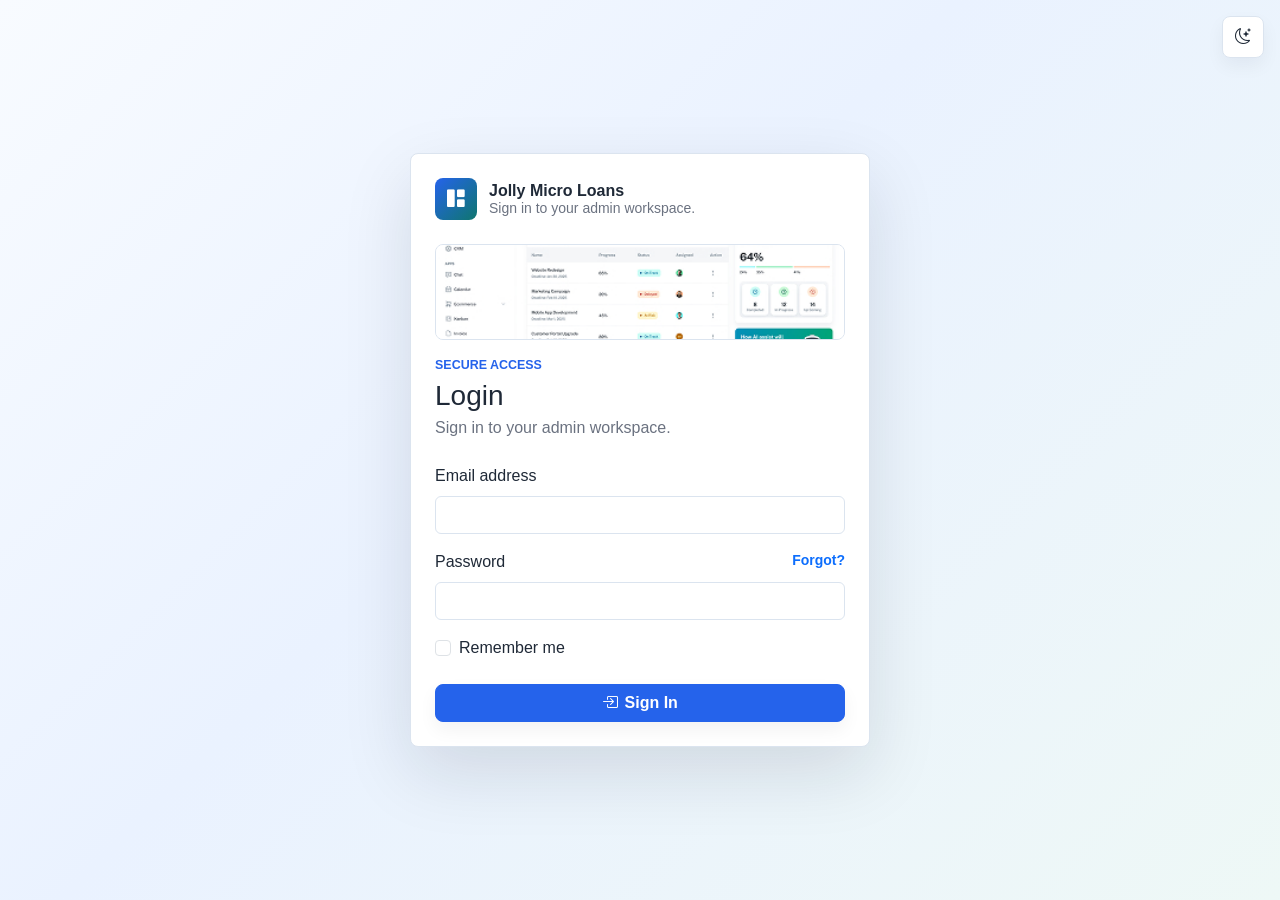
<file: html/login.html>
<!DOCTYPE html>
<html lang="en">
<head>
  <meta charset="UTF-8">
  <meta name="viewport" content="width=device-width, initial-scale=1.0">
  <meta name="description" content="adminHMD authentication page">
  <title>Login | Jolly Micro loans</title>

  <link rel="stylesheet" href="../assets/css/bootstrap.min.css">
  <link rel="stylesheet" href="../assets/vendors/bootstrap-icons/bootstrap-icons.css">
  <link rel="stylesheet" href="../assets/css/style.css">
</head>

<body class="auth-body">
  <button class="icon-button theme-toggle auth-theme-toggle" type="button" data-theme-toggle aria-label="Switch color theme" title="Switch color theme">
    <i class="bi bi-moon-stars" data-theme-icon aria-hidden="true"></i>
  </button>
  <main class="auth-page">
    <section class="auth-card">
      <a class="auth-brand" href="index.html"><span class="brand-icon"><i class="bi bi-grid-1x2-fill" aria-hidden="true"></i></span><span><strong>Jolly Micro Loans</strong><small>Sign in to your admin workspace.</small></span></a>
      <div class="auth-visual"><img src="../assets/images/png/dasher-ui-bootstrap-5.jpg" alt="adminHMD dashboard interface"></div>
      <form class="needs-validation" novalidate>
        <div class="mb-4">
          <p class="eyebrow mb-1">Secure Access</p>
          <h1 class="h3 mb-1">Login</h1>
          <p class="text-muted mb-0">Sign in to your admin workspace.</p>
        </div>
        <div class="mb-3"><label class="form-label" for="loginEmail">Email address</label><input class="form-control" id="loginEmail" type="email" required><div class="invalid-feedback">Enter a valid email.</div></div>
        <div class="mb-3"><div class="d-flex justify-content-between"><label class="form-label" for="loginPassword">Password</label><a class="small fw-semibold" href="forgot-password.html">Forgot?</a></div><input class="form-control" id="loginPassword" type="password" minlength="6" required><div class="invalid-feedback">Password must be at least 6 characters.</div></div>
        <div class="form-check mb-4"><input class="form-check-input" type="checkbox" id="rememberMe"><label class="form-check-label" for="rememberMe">Remember me</label></div>
        <button class="btn btn-primary w-100 " href="index.html" type="submit"><i class="bi bi-box-arrow-in-right" aria-hidden="true"></i> Sign In</button>
      </form>
      
    </section>
  </main>

  <script src="../assets/js/bootstrap.bundle.min.js"></script>
  <script src="../assets/js/main.js"></script>
</body>
</html>
</file>
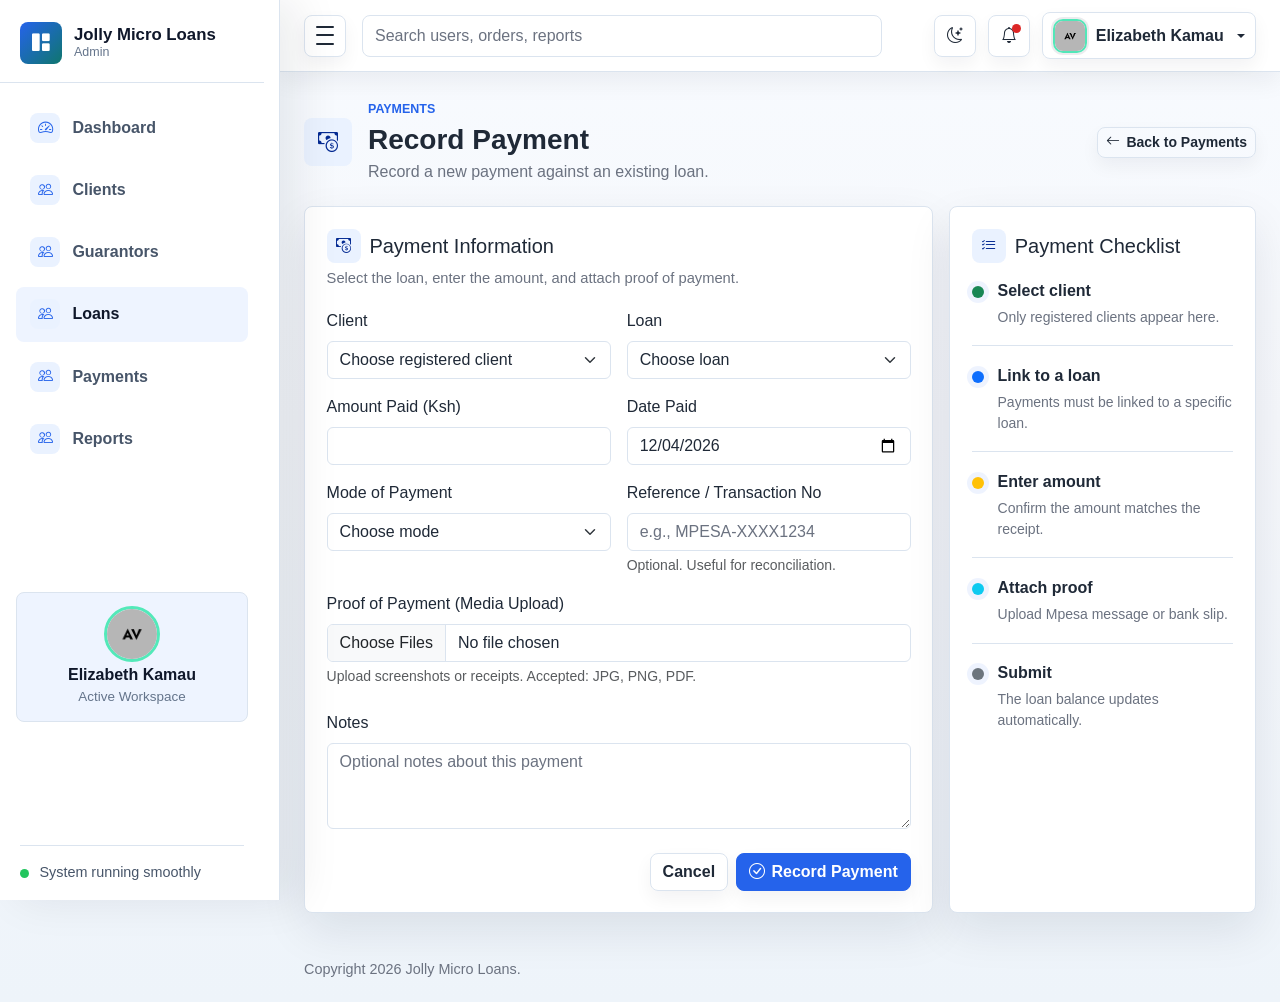
<file: html/payment-registration.html>
<!DOCTYPE html>
<html lang="en">
<head>
  <meta charset="UTF-8">
  <meta name="viewport" content="width=device-width, initial-scale=1.0">
  <meta name="description" content="adminHMD professional admin dashboard template">
  <title>Payment Registration | Jolly Micro Loans</title>

  <link rel="stylesheet" href="../assets/css/bootstrap.min.css">
  <link rel="stylesheet" href="../assets/vendors/bootstrap-icons/bootstrap-icons.css">
  <link rel="stylesheet" href="../assets/css/style.css">
</head>

<body>
  <div class="admin-shell">
    <div class="sidebar-backdrop" data-sidebar-close></div>

    <aside class="admin-sidebar" id="adminSidebar" aria-label="Main navigation">
      <div class="sidebar-header">
        <a class="brand-mark" href="index.html" aria-label="adminHMD dashboard">
          <span class="brand-icon"><i class="bi bi-grid-1x2-fill" aria-hidden="true"></i></span>
          <span class="brand-copy">
            <span class="brand-title">Jolly Micro Loans</span>
            <span class="brand-subtitle">Admin </span>
          </span>
        </a>
      </div>

      <nav class="sidebar-nav">
        <a class="nav-link " href="index.html" aria-current="page">
          <span class="nav-icon"><i class="bi bi-speedometer2" aria-hidden="true"></i></span>
          <span class="nav-text">Dashboard</span>
        </a>
        <a class="nav-link " href="clients.html">
          <span class="nav-icon"><i class="bi bi-people" aria-hidden="true"></i></span>
          <span class="nav-text">Clients</span>
        </a>

        <a class="nav-link" href="guarantors.html">
          <span class="nav-icon"><i class="bi bi-people" aria-hidden="true"></i></span>
          <span class="nav-text">Guarantors</span>
        </a>

        <a class="nav-link active" href="loans.html">
          <span class="nav-icon"><i class="bi bi-people" aria-hidden="true"></i></span>
          <span class="nav-text">Loans</span>
        </a>

        <a class="nav-link " href="payments.html">
          <span class="nav-icon"><i class="bi bi-people" aria-hidden="true"></i></span>
          <span class="nav-text">Payments</span>
        </a>

        <a class="nav-link" href="reports.html">
          <span class="nav-icon"><i class="bi bi-people" aria-hidden="true"></i></span>
          <span class="nav-text">Reports</span>
        </a>

        
      </nav>

      <div class="sidebar-user">
        <img class="avatar-img avatar-md sidebar-user-avatar" src="../assets/images/avatar/avatar.jpg" alt="Elizabeth Kamau">
        <strong>Elizabeth Wangui</strong>
        <small>Active Workspace</small>
      </div>

      <div class="sidebar-footer">
        <span class="status-dot"></span>
        <span class="sidebar-footer-text">System running smoothly</span>
      </div>
    </aside>

    <div class="admin-main">

      <nav class="navbar admin-navbar navbar-expand bg-white">
        <div class="container-fluid px-3 px-lg-4">
          <button class="sidebar-toggle" type="button" data-sidebar-toggle aria-controls="adminSidebar" aria-expanded="true" aria-label="Toggle sidebar">
            <span></span>
            <span></span>
            <span></span>
          </button>

          <form class="d-none d-md-flex ms-3 flex-grow-1" role="search">
            <input class="form-control search-input" type="search" placeholder="Search users, orders, reports" aria-label="Search">
          </form>

          <div class="navbar-actions ms-auto">
            <button class="icon-button theme-toggle" type="button" data-theme-toggle aria-label="Switch color theme" title="Switch color theme">
              <i class="bi bi-moon-stars" data-theme-icon aria-hidden="true"></i>
            </button>
            <div class="dropdown">
              <button class="icon-button" type="button" data-bs-toggle="dropdown" aria-expanded="false" aria-label="Notifications">
                <span class="notification-dot"></span>
                <i class="bi bi-bell" aria-hidden="true"></i>
              </button>
              <div class="dropdown-menu dropdown-menu-end notification-menu">
                <div class="dropdown-header fw-bold text-body">Notifications</div>
                <a class="dropdown-item" href="users.html">
                  <span class="notification-title">New user registered</span>
                  <span class="notification-time">4 minutes ago</span>
                </a>
                <a class="dropdown-item" href="charts.html">
                  <span class="notification-title">Revenue target reached</span>
                  <span class="notification-time">32 minutes ago</span>
                </a>
                <a class="dropdown-item" href="settings.html">
                  <span class="notification-title">Security review completed</span>
                  <span class="notification-time">1 hour ago</span>
                </a>
              </div>
            </div>

            <div class="dropdown">
              <button class="profile-button dropdown-toggle" type="button" data-bs-toggle="dropdown" aria-expanded="false">
                <img class="avatar-img avatar-sm" src="../assets/images/avatar/avatar.jpg" alt="Elizabeth Wangui">
                <span class="profile-name d-none d-sm-inline">Elizabeth Wangui</span>
              </button>
              <ul class="dropdown-menu dropdown-menu-end">
                <li><a class="dropdown-item" href="profile.html">Profile</a></li>
                <li><a class="dropdown-item" href="settings.html">Account settings</a></li>
                <li><hr class="dropdown-divider"></li>
                <li><a class="dropdown-item" href="login.html">Sign out</a></li>
              </ul>
            </div>
          </div>
        </div>
      </nav>

      

      <main class="dashboard-content">
  <div class="container-fluid px-3 px-lg-4 py-4">
    <div class="page-heading">
      <div class="page-heading-copy">
        <span class="page-icon"><i class="bi bi-cash-coin" aria-hidden="true"></i></span>
        <div>
          <p class="eyebrow mb-1">Payments</p>
          <h1 class="h3 mb-1">Record Payment</h1>
          <p class="text-muted mb-0">Record a new payment against an existing loan.</p>
        </div>
      </div>
      <div class="heading-actions">
        <a class="btn btn-outline-secondary btn-sm" href="payments.html">
          <i class="bi bi-arrow-left" aria-hidden="true"></i> Back to Payments
        </a>
      </div>
    </div>

    <section class="row g-3">
      <div class="col-12 col-xl-8">
        <form class="panel needs-validation" method="post" enctype="multipart/form-data" novalidate>
          <div class="panel-header">
            <div>
              <h2 class="h5 mb-1 section-title">
                <i class="bi bi-cash-coin" aria-hidden="true"></i>
                <span>Payment Information</span>
              </h2>
              <p class="text-muted mb-0">Select the loan, enter the amount, and attach proof of payment.</p>
            </div>
          </div>

          <div class="row g-3">
            <!-- Client -->
            <div class="col-md-6">
              <label class="form-label" for="client">Client</label>
              <select class="form-select" id="client" name="client" required>
                <option value="">Choose registered client</option>
                <option>Rafi Khan (rafi@example.com)</option>
                <option>Sarah Ahmed (sarah@example.com)</option>
                <option>Grace Wanjiku (grace@example.com)</option>
              </select>
              <div class="invalid-feedback">Please choose a client.</div>
            </div>

            <!-- Loan Id -->
            <div class="col-md-6">
              <label class="form-label" for="loanId">Loan</label>
              <select class="form-select" id="loanId" name="loanId" required>
                <option value="">Choose loan</option>
                <option>#1001 – Personal Loan (Ksh 50,000)</option>
                <option>#1002 – Business Loan (Ksh 250,000)</option>
                <option>#1003 – Auto Loan (Ksh 75,000)</option>
              </select>
              <div class="invalid-feedback">Please choose a loan.</div>
            </div>

            <!-- Amount Paid -->
            <div class="col-md-6">
              <label class="form-label" for="amountPaid">Amount Paid (Ksh)</label>
              <input class="form-control" id="amountPaid" name="amountPaid" type="number" min="1" step="0.01" required>
              <div class="invalid-feedback">Enter the amount paid.</div>
            </div>

            <!-- Date Paid -->
            <div class="col-md-6">
              <label class="form-label" for="datePaid">Date Paid</label>
              <input class="form-control" id="datePaid" name="datePaid" type="date" required>
              <div class="invalid-feedback">Date paid is required.</div>
            </div>

            <!-- Mode of Payment -->
            <div class="col-md-6">
              <label class="form-label" for="mode">Mode of Payment</label>
              <select class="form-select" id="mode" name="mode" required>
                <option value="">Choose mode</option>
                <option value="mpesa">Mpesa</option>
                <option value="bank">Bank Transfer</option>
                <option value="cash">Cash</option>
                <option value="cheque">Cheque</option>
                <option value="card">Card</option>
              </select>
              <div class="invalid-feedback">Choose a payment mode.</div>
            </div>

            <!-- Reference Number -->
            <div class="col-md-6">
              <label class="form-label" for="reference">Reference / Transaction No</label>
              <input class="form-control" id="reference" name="reference" type="text" placeholder="e.g., MPESA-XXXX1234">
              <div class="form-text">Optional. Useful for reconciliation.</div>
            </div>

            <!-- Proof of Payment -->
            <div class="col-12">
              <label class="form-label" for="proof">Proof of Payment (Media Upload)</label>
              <input class="form-control" id="proof" name="proof[]" type="file" accept="image/*,application/pdf" multiple>
              <div class="form-text">Upload screenshots or receipts. Accepted: JPG, PNG, PDF.</div>
              <div id="proofPreview" class="mt-2 d-flex flex-wrap gap-2"></div>
            </div>

            <!-- Notes -->
            <div class="col-12">
              <label class="form-label" for="notes">Notes</label>
              <textarea class="form-control" id="notes" name="notes" rows="3" placeholder="Optional notes about this payment"></textarea>
            </div>
          </div>

          <div class="d-flex flex-wrap justify-content-end gap-2 mt-4">
            <a class="btn btn-outline-secondary" href="payments.html">Cancel</a>
            <button class="btn btn-primary" type="submit">
              <i class="bi bi-check-circle" aria-hidden="true"></i> Record Payment
            </button>
          </div>
        </form>
      </div>

      <div class="col-12 col-xl-4">
        <div class="panel h-100">
          <h2 class="h5 mb-3 section-title">
            <i class="bi bi-list-check" aria-hidden="true"></i>
            <span>Payment Checklist</span>
          </h2>
          <div class="activity-list">
            <div class="activity-item">
              <span class="activity-dot bg-success"></span>
              <div>
                <p class="mb-1 fw-semibold">Select client</p>
                <p class="text-muted small mb-0">Only registered clients appear here.</p>
              </div>
            </div>
            <div class="activity-item">
              <span class="activity-dot bg-primary"></span>
              <div>
                <p class="mb-1 fw-semibold">Link to a loan</p>
                <p class="text-muted small mb-0">Payments must be linked to a specific loan.</p>
              </div>
            </div>
            <div class="activity-item">
              <span class="activity-dot bg-warning"></span>
              <div>
                <p class="mb-1 fw-semibold">Enter amount</p>
                <p class="text-muted small mb-0">Confirm the amount matches the receipt.</p>
              </div>
            </div>
            <div class="activity-item">
              <span class="activity-dot bg-info"></span>
              <div>
                <p class="mb-1 fw-semibold">Attach proof</p>
                <p class="text-muted small mb-0">Upload Mpesa message or bank slip.</p>
              </div>
            </div>
            <div class="activity-item">
              <span class="activity-dot bg-secondary"></span>
              <div>
                <p class="mb-1 fw-semibold">Submit</p>
                <p class="text-muted small mb-0">The loan balance updates automatically.</p>
              </div>
            </div>
          </div>
        </div>
      </div>
    </section>
  </div>
</main>

<script>
  document.addEventListener('DOMContentLoaded', function () {
    // Default date paid to today
    const datePaid = document.getElementById('datePaid');
    if (datePaid && !datePaid.value) {
      datePaid.value = new Date().toISOString().split('T')[0];
    }

    // Bootstrap validation
    document.querySelectorAll('.needs-validation').forEach(function (form) {
      form.addEventListener('submit', function (event) {
        if (!form.checkValidity()) {
          event.preventDefault();
          event.stopPropagation();
        }
        form.classList.add('was-validated');
      }, false);
    });

    // Proof upload preview
    const proofInput = document.getElementById('proof');
    const proofPreview = document.getElementById('proofPreview');

    if (proofInput && proofPreview) {
      proofInput.addEventListener('change', function () {
        proofPreview.innerHTML = '';
        Array.from(this.files).forEach(function (file) {
          const url = URL.createObjectURL(file);
          if (file.type.startsWith('image/')) {
            proofPreview.insertAdjacentHTML('beforeend',
              '<img src="' + url + '" class="img-thumbnail" style="max-height:100px" alt="Proof preview">');
          } else if (file.type === 'application/pdf') {
            proofPreview.insertAdjacentHTML('beforeend',
              '<a href="' + url + '" target="_blank" class="btn btn-outline-secondary btn-sm">' + file.name + '</a>');
          }
        });
      });
    }
  });
</script>


      <footer class="admin-footer">
        <div class="container-fluid px-3 px-lg-4">
          <span>Copyright 2026 Jolly Micro Loans. <br>   </span>
        </div>
      </footer>
    </div>
  </div>

  <script src="../assets/js/bootstrap.bundle.min.js"></script>
  <script src="../assets/js/main.js"></script>
</body>
</html>
</file>
<file: assets/css/style.css>
:root {
  --sidebar-width: 280px;
  --sidebar-mini-width: 84px;
  --admin-bg: #f5f7fb;
  --admin-surface: #ffffff;
  --admin-surface-soft: #f8fafc;
  --admin-border: #dbe4ef;
  --admin-text: #1f2937;
  --admin-muted: #6b7280;
  --admin-primary: #2563eb;
  --admin-primary-dark: #042a92;
  --admin-success: #0f766e;
  --admin-warning: #d97706;
  --admin-danger: #dc2626;
  --admin-sidebar: #111827;
  --admin-sidebar-soft: #1f2937;
  --admin-shadow-sm: 0 10px 24px rgba(15, 23, 42, 0.06);
  --admin-shadow: 0 18px 46px rgba(15, 23, 42, 0.09);
  --admin-shadow-lg: 0 26px 70px rgba(15, 23, 42, 0.12);
  --admin-ring: 0 0 0 4px rgba(37, 99, 235, 0.12);
}

* {
  box-sizing: border-box;
}

html {
  min-height: 100%;
}

body {
  min-height: 100vh;
  margin: 0;
  background: linear-gradient(180deg, #f8fbff 0%, var(--admin-bg) 42%, #eef4fa 100%);
  color: var(--admin-text);
  font-family: "Segoe UI", Arial, sans-serif;
}

a {
  text-decoration: none;
}

.admin-shell {
  min-height: 100vh;
}

.admin-sidebar {
  position: fixed;
  inset: 0 auto 0 0;
  z-index: 1040;
  width: var(--sidebar-width);
  display: flex;
  flex-direction: column;
  overflow-x: hidden;
  overflow-y: auto;
  /* Reserve scrollbar gutter to keep inner content width stable so header/footer dividers align with scrollbar */
  scrollbar-gutter: stable;
  background: var(--admin-sidebar);
  color: #ffffff;
  box-shadow: 18px 0 42px rgba(15, 23, 42, 0.18);
  transform: translateX(0);
  transition: width 0.2s ease, transform 0.2s ease;
}

.sidebar-header {
  padding: 1.35rem 1.25rem 1.15rem;
  margin-inline: 0;
  border-bottom: 1px solid rgba(255, 255, 255, 0.08);
}

.brand-mark {
  display: flex;
  align-items: center;
  gap: 0.75rem;
  min-width: 0;
  color: #ffffff;
}

.brand-mark:hover,
.brand-mark:focus {
  color: #ffffff;
}

.brand-icon,
.profile-avatar,
.metric-icon,
.nav-icon {
  display: inline-grid;
  place-items: center;
  flex: 0 0 auto;
  font-weight: 800;
}

.brand-icon {
  width: 42px;
  height: 42px;
  border-radius: 8px;
  background: linear-gradient(135deg, #2563eb, #0f766e);
  color: #ffffff;
}

.brand-copy,
.brand-title,
.brand-subtitle,
.nav-text,
.sidebar-footer-text {
  min-width: 0;
  transition: opacity 0.16s ease, width 0.16s ease;
}

.brand-title,
.brand-subtitle {
  display: block;
  line-height: 1.2;
  white-space: nowrap;
}

.brand-title {
  font-size: 1.05rem;
  font-weight: 800;
}

.brand-subtitle {
  color: #9ca3af;
  font-size: 0.78rem;
}

.sidebar-nav {
  display: grid;
  gap: 0.45rem;
  padding: 1.1rem 1rem;
}

.sidebar-nav .nav-link {
  display: flex;
  align-items: center;
  gap: 0.75rem;
  min-height: 48px;
  padding: 0.78rem 0.9rem;
  border-radius: 8px;
  color: #d1d5db;
  font-weight: 700;
  transition: background 0.16s ease, color 0.16s ease, transform 0.16s ease;
  white-space: nowrap;
}

.sidebar-nav .nav-link:hover,
.sidebar-nav .nav-link:focus,
.sidebar-nav .nav-link.active {
  background: var(--admin-sidebar-soft);
  color: #ffffff;
}

.sidebar-nav .nav-link:hover,
.sidebar-nav .nav-link:focus {
  transform: translateX(2px);
}

.nav-icon {
  width: 30px;
  height: 30px;
  border-radius: 8px;
  background: rgba(255, 255, 255, 0.08);
  color: #bfdbfe;
  font-size: 0.76rem;
}

.sidebar-footer {
  display: flex;
  align-items: center;
  gap: 0.65rem;
  margin-top: auto;
  margin-inline: 1.25rem;
  padding: 1rem 0;
  color: #d1d5db;
  border-top: 1px solid rgba(255, 255, 255, 0.08);
  font-size: 0.9rem;
  white-space: nowrap;
}

.sidebar-user {
  margin: auto 1rem 1rem;
  padding: 0.85rem;
  display: grid;
  justify-items: center;
  gap: 0.22rem;
  border: 1px solid var(--admin-sidebar-border);
  border-radius: 8px;
  background: var(--admin-sidebar-soft);
  text-align: center;
}

.sidebar-user-avatar {
  border: 3px solid #53e9b9;
}

.sidebar-user strong {
  color: var(--admin-sidebar-text-strong);
  font-size: 1rem;
  line-height: 1.1;
}

.sidebar-user small {
  color: var(--admin-sidebar-muted);
  font-size: 0.84rem;
}

.status-dot,
.notification-dot {
  width: 9px;
  height: 9px;
  border-radius: 50%;
}

.status-dot {
  flex: 0 0 auto;
  background: #22c55e;
}

.sidebar-backdrop {
  position: fixed;
  inset: 0;
  z-index: 1030;
  display: none;
  background: rgba(15, 23, 42, 0.5);
}

.admin-main {
  width: auto;
  min-width: 0;
  min-height: 100vh;
  margin-left: var(--sidebar-width);
  transition: margin-left 0.2s ease;
}

.admin-navbar {
  position: sticky;
  top: 0;
  z-index: 1020;
  min-height: 72px;
  border-bottom: 1px solid var(--admin-border);
  box-shadow: var(--admin-shadow-sm);
}

.admin-navbar.bg-white {
  background-color: rgba(255, 255, 255, 0.94) !important;
  backdrop-filter: blur(14px);
}

.sidebar-toggle {
  width: 42px;
  height: 42px;
  display: inline-grid;
  place-items: center;
  gap: 4px;
  padding: 9px;
  border: 1px solid var(--admin-border);
  border-radius: 8px;
  background: #ffffff;
  box-shadow: 0 8px 18px rgba(15, 23, 42, 0.05);
  transition: border-color 0.16s ease, background 0.16s ease, box-shadow 0.16s ease;
}

.sidebar-toggle:hover,
.sidebar-toggle:focus {
  border-color: #bfdbfe;
  background: #f8fbff;
  box-shadow: var(--admin-ring);
}

.sidebar-toggle span {
  width: 18px;
  height: 2px;
  display: block;
  background: var(--admin-text);
  border-radius: 999px;
}

.search-input {
  max-width: 520px;
  border-color: var(--admin-border);
  border-radius: 8px;
  background: var(--admin-surface-soft);
  min-height: 42px;
  box-shadow: none;
}

.search-input:focus {
  border-color: #93c5fd;
  box-shadow: var(--admin-ring);
}

.navbar-actions {
  display: flex;
  align-items: center;
  gap: 0.75rem;
}

.icon-button,
.profile-button {
  border: 1px solid var(--admin-border);
  background: #ffffff;
  color: var(--admin-text);
  box-shadow: 0 8px 18px rgba(15, 23, 42, 0.05);
  transition: border-color 0.16s ease, box-shadow 0.16s ease, transform 0.16s ease;
}

.icon-button:hover,
.icon-button:focus,
.profile-button:hover,
.profile-button:focus {
  border-color: #bfdbfe;
  box-shadow: var(--admin-ring);
}

.icon-button {
  position: relative;
  width: 42px;
  height: 42px;
  border-radius: 8px;
  font-weight: 800;
}

.notification-dot {
  position: absolute;
  top: 8px;
  right: 8px;
  background: var(--admin-danger);
}

.notification-menu {
  width: min(320px, calc(100vw - 2rem));
  border: 1px solid var(--admin-border);
  border-radius: 8px;
  box-shadow: var(--admin-shadow);
}

.notification-menu .dropdown-item {
  display: grid;
  gap: 0.2rem;
  padding-block: 0.7rem;
}

.notification-title {
  font-weight: 700;
}

.notification-time {
  color: var(--admin-muted);
  font-size: 0.82rem;
}

.profile-button {
  display: flex;
  align-items: center;
  gap: 0.55rem;
  min-height: 42px;
  padding: 0.35rem 0.65rem;
  border-radius: 8px;
  font-weight: 700;
}

.profile-avatar {
  width: 30px;
  height: 30px;
  border-radius: 8px;
  background: #e0ecff;
  color: var(--admin-primary-dark);
  font-size: 0.76rem;
}

.avatar-img {
  display: block;
  flex: 0 0 auto;
  object-fit: cover;
  object-position: center;
}

.avatar-sm {
  width: 34px;
  height: 34px;
  border-radius: 10px;
}

.avatar-md {
  width: 56px;
  height: 56px;
  border-radius: 50%;
}

.avatar-xl {
  width: 78px;
  height: 78px;
  border-radius: 50%;
}

.profile-button .avatar-sm {
  border: 2px solid #52e7b8;
  box-shadow: 0 0 0 2px rgba(15, 23, 42, 0.08);
}

html[data-theme="dark"] .profile-button .avatar-sm {
  border-color: #54f0be;
  box-shadow: 0 0 0 2px rgba(255, 255, 255, 0.08);
}

.dashboard-content {
  min-height: calc(100vh - 132px);
}

.dashboard-content > .container-fluid {
  padding-top: 1.75rem !important;
  padding-bottom: 1.75rem !important;
}

.page-heading,
.panel-header,
.metric-top {
  display: flex;
  align-items: center;
  justify-content: space-between;
  gap: 1rem;
}

.page-heading {
  margin-bottom: 1.35rem;
}

.page-heading h1 {
  font-weight: 800;
  letter-spacing: 0;
}

.eyebrow {
  color: var(--admin-primary);
  font-size: 0.78rem;
  font-weight: 800;
  text-transform: uppercase;
}

.heading-actions {
  display: flex;
  flex-wrap: wrap;
  justify-content: flex-end;
  gap: 0.65rem;
}

.btn {
  border-radius: 8px;
  font-weight: 700;
  box-shadow: 0 8px 18px rgba(15, 23, 42, 0.05);
  transition: border-color 0.16s ease, background 0.16s ease, box-shadow 0.16s ease, transform 0.16s ease;
}

.btn:hover,
.btn:focus {
  transform: translateY(-1px);
}

.btn-primary {
  border-color: var(--admin-primary);
  background: var(--admin-primary);
}

.btn-primary:hover,
.btn-primary:focus {
  border-color: var(--admin-primary-dark);
  background: var(--admin-primary-dark);
}

.metric-card,
.panel {
  border: 1px solid var(--admin-border);
  border-radius: 8px;
  background: var(--admin-surface);
  box-shadow: var(--admin-shadow);
}

.metric-card {
  position: relative;
  min-height: 164px;
  padding: 1.35rem;
  overflow: hidden;
  transition: border-color 0.18s ease, box-shadow 0.18s ease, transform 0.18s ease;
}

.metric-card::before {
  content: "";
  position: absolute;
  inset: 0 auto 0 0;
  width: 4px;
  background: var(--metric-color, var(--admin-primary));
}

.metric-card:hover {
  border-color: #c6d5e8;
  box-shadow: var(--admin-shadow-lg);
  transform: translateY(-3px);
}

.metric-primary {
  --metric-color: var(--admin-primary);
}

.metric-success {
  --metric-color: var(--admin-success);
}

.metric-warning {
  --metric-color: var(--admin-warning);
}

.metric-danger {
  --metric-color: var(--admin-danger);
}

.metric-label {
  color: var(--admin-muted);
  font-size: 0.78rem;
  font-weight: 800;
  text-transform: uppercase;
}

.metric-icon {
  width: 42px;
  height: 42px;
  border-radius: 8px;
  background: #eaf2ff;
  color: var(--metric-color, var(--admin-primary));
  box-shadow: inset 0 0 0 1px rgba(255, 255, 255, 0.7);
}

.metric-success .metric-icon {
  background: #e7f6f3;
}

.metric-warning .metric-icon {
  background: #fff4df;
}

.metric-danger .metric-icon {
  background: #ffecec;
}

.metric-value {
  margin-top: 1rem;
  color: var(--admin-text);
  font-size: 1.78rem;
  font-weight: 800;
  line-height: 1;
}

.metric-meta {
  display: flex;
  flex-wrap: wrap;
  gap: 0.35rem;
  margin-top: 0.9rem;
  color: var(--admin-muted);
  font-size: 0.9rem;
  font-weight: 700;
}

.panel {
  padding: 1.35rem;
  transition: border-color 0.18s ease, box-shadow 0.18s ease;
}

.panel:hover {
  border-color: #c6d5e8;
  box-shadow: var(--admin-shadow-lg);
}

.panel-header {
  margin-bottom: 1.25rem;
}

.panel-header p {
  font-size: 0.92rem;
}

.chart-bars {
  height: 292px;
  display: grid;
  grid-template-columns: repeat(6, minmax(38px, 1fr));
  align-items: end;
  gap: 1rem;
  padding: 1.2rem 0.4rem 0;
  border-radius: 8px;
  background: linear-gradient(180deg, #f8fafc 0%, #ffffff 100%);
}

.chart-column {
  height: 100%;
  display: grid;
  grid-template-rows: 1fr auto;
  align-items: end;
  gap: 0.6rem;
  color: var(--admin-muted);
  font-size: 0.84rem;
  font-weight: 700;
  text-align: center;
}

.chart-column span {
  width: 100%;
  height: var(--bar-size);
  min-height: 28px;
  display: block;
  border-radius: 8px 8px 3px 3px;
  background: linear-gradient(180deg, var(--admin-primary), var(--admin-success));
  box-shadow: 0 10px 20px rgba(37, 99, 235, 0.18);
}

.bar-42 {
  --bar-size: 42%;
}

.bar-58 {
  --bar-size: 58%;
}

.bar-51 {
  --bar-size: 51%;
}

.bar-72 {
  --bar-size: 72%;
}

.bar-66 {
  --bar-size: 66%;
}

.bar-83 {
  --bar-size: 83%;
}

.activity-list {
  display: grid;
  gap: 1.1rem;
}

.activity-item {
  display: grid;
  grid-template-columns: auto 1fr;
  gap: 0.85rem;
  padding-bottom: 1.1rem;
  border-bottom: 1px solid var(--admin-border);
}

.activity-item:last-child {
  padding-bottom: 0;
  border-bottom: 0;
}

.activity-dot {
  width: 12px;
  height: 12px;
  margin-top: 0.45rem;
  border-radius: 50%;
  box-shadow: 0 0 0 5px rgba(37, 99, 235, 0.08);
}

.table {
  --bs-table-bg: transparent;
}

.table thead th {
  color: var(--admin-muted);
  font-size: 0.78rem;
  text-transform: uppercase;
  white-space: nowrap;
}

.table tbody td {
  min-width: 120px;
  padding-top: 1rem;
  padding-bottom: 1rem;
}

.table tbody tr {
  transition: background 0.16s ease;
}

.table tbody tr:hover {
  background: #f8fbff;
}

.badge {
  border-radius: 8px;
  padding: 0.45rem 0.65rem;
}

.table-search {
  width: min(260px, 100%);
  border-color: var(--admin-border);
  border-radius: 8px;
}

.table-media {
  display: flex;
  align-items: center;
  gap: 0.7rem;
}

.product-thumb {
  width: 42px;
  height: 42px;
  border-radius: 8px;
  object-fit: cover;
  flex: 0 0 auto;
  border: 1px solid var(--admin-border);
}

.profile-avatar-lg {
  width: 92px;
  height: 92px;
  border-radius: 8px;
  font-size: 1.5rem;
}

.profile-hero {
  display: grid;
  justify-items: center;
}

.profile-card {
  overflow: hidden;
}

.profile-cover {
  margin: -1.35rem -1.35rem 0.9rem;
  height: 96px;
  border-bottom: 1px solid var(--admin-border);
}

.profile-cover img {
  width: 100%;
  height: 100%;
  display: block;
  object-fit: cover;
  object-position: center;
}

.profile-photo {
  margin-top: -44px;
  border: 4px solid var(--admin-surface);
  box-shadow: var(--admin-shadow-sm);
}

.info-list,
.settings-list,
.legend-list {
  display: grid;
  gap: 0.85rem;
}

.info-list div,
.mini-card,
.settings-row,
.legend-list div {
  border: 1px solid var(--admin-border);
  border-radius: 8px;
  background: var(--admin-surface-soft);
}

.info-list div,
.legend-list div {
  display: flex;
  align-items: center;
  justify-content: space-between;
  gap: 1rem;
  padding: 0.85rem;
}

.info-list span,
.mini-card span,
.settings-row small {
  color: var(--admin-muted);
  font-size: 0.84rem;
}

.info-list strong,
.mini-card strong {
  text-align: right;
}

.mini-card {
  display: grid;
  gap: 0.35rem;
  min-height: 104px;
  align-content: center;
  padding: 1rem;
}

.mini-card strong {
  color: var(--admin-text);
  font-size: 1.05rem;
}

.settings-row {
  display: flex;
  align-items: center;
  justify-content: space-between;
  gap: 1rem;
  padding: 1rem;
  cursor: pointer;
}

.settings-row span {
  display: grid;
  gap: 0.2rem;
}

.donut-chart {
  width: 190px;
  height: 190px;
  display: grid;
  place-items: center;
  border-radius: 50%;
  background: conic-gradient(var(--admin-primary) 0 42%, var(--admin-success) 42% 68%, var(--admin-warning) 68% 86%, var(--admin-danger) 86% 100%);
  box-shadow: var(--admin-shadow-sm);
}

.donut-chart span {
  width: 112px;
  height: 112px;
  display: grid;
  place-items: center;
  border-radius: 50%;
  background: #ffffff;
  color: var(--admin-text);
  font-size: 1.65rem;
  font-weight: 800;
}

.legend-list div {
  padding: 0.75rem 0.85rem;
}

.legend-dot {
  width: 10px;
  height: 10px;
  flex: 0 0 auto;
  border-radius: 50%;
}

.legend-list strong {
  margin-left: auto;
}

.progress {
  height: 1.15rem;
  border-radius: 8px;
  background: #e8eef6;
}

.progress-bar {
  border-radius: 8px;
  font-size: 0.75rem;
  font-weight: 800;
}

.progress-42 {
  width: 42%;
}

.progress-58 {
  width: 58%;
}

.progress-72 {
  width: 72%;
}

.blank-panel {
  min-height: 440px;
  display: grid;
  place-items: center;
  text-align: center;
}

.blank-state {
  max-width: 440px;
  display: grid;
  justify-items: center;
}

.blank-visual {
  width: 88px;
  height: 88px;
  object-fit: contain;
  margin-bottom: 0.9rem;
}

.auth-body {
  min-height: 100vh;
  background: linear-gradient(135deg, #f8fbff 0%, #eaf2ff 44%, #eef8f6 100%);
}

.auth-page,
.error-page {
  min-height: 100vh;
  display: grid;
  place-items: center;
  padding: 1.5rem;
}

.auth-card,
.error-card {
  width: min(100%, 460px);
  border: 1px solid var(--admin-border);
  border-radius: 8px;
  background: rgba(255, 255, 255, 0.96);
  box-shadow: var(--admin-shadow-lg);
}

.auth-card {
  padding: 1.5rem;
}

.auth-visual {
  margin-bottom: 1rem;
  height: 96px;
  border: 1px solid var(--admin-border);
  border-radius: 8px;
  overflow: hidden;
}

.auth-visual img {
  width: 100%;
  height: 100%;
  display: block;
  object-fit: cover;
  object-position: center;
}

.error-card {
  padding: 2rem;
  text-align: center;
}

.error-illustration {
  width: min(260px, 100%);
  max-height: 132px;
  object-fit: contain;
  margin: 0 auto 0.55rem;
}

.auth-brand {
  display: flex;
  align-items: center;
  gap: 0.75rem;
  margin-bottom: 1.5rem;
  color: var(--admin-text);
}

.auth-brand:hover,
.auth-brand:focus {
  color: var(--admin-text);
}

.auth-brand span:last-child {
  display: grid;
  line-height: 1.2;
}

.auth-brand small,
.auth-footer {
  color: var(--admin-muted);
}

.auth-footer {
  margin-top: 1.2rem;
  text-align: center;
  font-size: 0.92rem;
}

.error-code {
  color: var(--admin-primary);
  font-size: clamp(5rem, 18vw, 8rem);
  font-weight: 800;
  line-height: 1;
}

.admin-footer {
  padding: 1.1rem 0 1.35rem;
  color: var(--admin-muted);
  font-size: 0.9rem;
}

.admin-footer .container-fluid {
  display: flex;
  align-items: center;
  justify-content: space-between;
  gap: 1rem;
}

@media (min-width: 992px) {
  body.sidebar-mini .admin-sidebar {
    width: var(--sidebar-mini-width);
  }

  body.sidebar-mini .admin-main {
    margin-left: var(--sidebar-mini-width);
  }

  body.sidebar-mini .brand-copy,
  body.sidebar-mini .nav-text,
  body.sidebar-mini .sidebar-footer-text {
    width: 0;
    opacity: 0;
    overflow: hidden;
  }

  body.sidebar-mini .sidebar-header,
  body.sidebar-mini .sidebar-footer {
    margin-inline: 1rem;
    padding-inline: 0;
  }

  body.sidebar-mini .sidebar-nav .nav-link {
    justify-content: center;
    padding-inline: 0.65rem;
  }

  body.sidebar-mini .sidebar-nav .nav-link:hover,
  body.sidebar-mini .sidebar-nav .nav-link:focus {
    transform: none;
  }
}

@media (max-width: 991.98px) {
  .admin-sidebar {
    width: min(var(--sidebar-width), calc(100vw - 48px));
    transform: translateX(-100%);
  }

  .admin-main {
    margin-left: 0;
  }

  body.sidebar-open {
    overflow: hidden;
  }

  body.sidebar-open .admin-sidebar {
    transform: translateX(0);
  }

  body.sidebar-open .sidebar-backdrop {
    display: block;
  }
}

@media (max-width: 575.98px) {
  .page-heading,
  .panel-header {
    align-items: flex-start;
    flex-direction: column;
  }

  .heading-actions {
    width: 100%;
    justify-content: stretch;
  }

  .heading-actions .btn {
    flex: 1 1 0;
  }

  .chart-bars {
    height: 220px;
    gap: 0.6rem;
    padding-inline: 0.25rem;
  }

  .metric-value {
    font-size: 1.85rem;
  }

  .metric-card,
  .panel {
    padding: 1.1rem;
  }

  .admin-footer .container-fluid {
    align-items: flex-start;
    flex-direction: column;
  }
}

@media (prefers-reduced-motion: reduce) {
  .sidebar-nav .nav-link,
  .sidebar-toggle,
  .icon-button,
  .profile-button,
  .btn,
  .metric-card,
  .panel,
  .table tbody tr {
    transition: none;
  }

  .sidebar-nav .nav-link:hover,
  .sidebar-nav .nav-link:focus,
  .btn:hover,
  .btn:focus,
  .metric-card:hover {
    transform: none;
  }
}

html[data-theme="dark"] {
  --admin-bg: #0f172a;
  --admin-surface: #182235;
  --admin-surface-soft: #111827;
  --admin-border: #2f3b52;
  --admin-text: #e5edf7;
  --admin-muted: #9aa8bd;
  --admin-primary: #60a5fa;
  --admin-primary-dark: #3b82f6;
  --admin-success: #2dd4bf;
  --admin-warning: #fbbf24;
  --admin-danger: #f87171;
  --admin-sidebar: #090f1d;
  --admin-sidebar-soft: #172033;
  --admin-shadow-sm: 0 10px 24px rgba(0, 0, 0, 0.24);
  --admin-shadow: 0 18px 46px rgba(0, 0, 0, 0.32);
  --admin-shadow-lg: 0 26px 70px rgba(0, 0, 0, 0.42);
  --admin-ring: 0 0 0 4px rgba(96, 165, 250, 0.18);
}

html[data-theme="dark"] body {
  background: linear-gradient(180deg, #111827 0%, var(--admin-bg) 48%, #0b1120 100%);
}

.brand-icon {
  font-size: 1.1rem;
}

.nav-icon {
  font-size: 0.95rem;
}

.theme-toggle i {
  font-size: 1rem;
}

.admin-navbar.bg-white,
.sidebar-toggle,
.icon-button,
.profile-button {
  background-color: var(--admin-surface) !important;
  color: var(--admin-text);
}

html[data-theme="dark"] .admin-navbar.bg-white {
  background-color: rgba(24, 34, 53, 0.92) !important;
}

html[data-theme="dark"] .profile-avatar {
  background: #1e3a5f;
  color: #bfdbfe;
}

.page-heading-copy {
  display: flex;
  align-items: center;
  justify-content: flex-start;
  gap: 1rem;
  min-width: 0;
}

.page-icon,
.section-title i {
  display: inline-grid;
  place-items: center;
  flex: 0 0 auto;
  border-radius: 8px;
  background: #eaf2ff;
  color: var(--admin-primary-dark);
}

.page-icon {
  width: 48px;
  height: 48px;
  font-size: 1.25rem;
}

.section-title {
  display: inline-flex;
  align-items: center;
  gap: 0.55rem;
}

.section-title i {
  width: 34px;
  height: 34px;
  font-size: 0.95rem;
}

html[data-theme="dark"] .page-icon,
html[data-theme="dark"] .section-title i {
  background: #1e3a5f;
  color: #bfdbfe;
}

.btn {
  display: inline-flex;
  align-items: center;
  justify-content: center;
  gap: 0.4rem;
}

.btn-light {
  border-color: var(--admin-border);
  background: var(--admin-surface-soft);
  color: var(--admin-text);
}

.btn-outline-secondary {
  border-color: var(--admin-border);
  color: var(--admin-text);
}

.btn-outline-secondary:hover,
.btn-outline-secondary:focus {
  border-color: var(--admin-primary);
  background: #eaf2ff;
  color: var(--admin-primary-dark);
}

html[data-theme="dark"] .btn-outline-secondary:hover,
html[data-theme="dark"] .btn-outline-secondary:focus {
  background: #1e3a5f;
  color: #bfdbfe;
}

html[data-theme="dark"] .chart-bars {
  background: linear-gradient(180deg, #111827 0%, #182235 100%);
}

html[data-theme="dark"] .table tbody tr:hover {
  background: #111827;
}

html[data-theme="dark"] .progress {
  background: #243149;
}

html[data-theme="dark"] .auth-body {
  background: linear-gradient(135deg, #0b1120 0%, #111827 48%, #10201f 100%);
}

.auth-card,
.error-card {
  background: var(--admin-surface);
}

.auth-theme-toggle {
  position: fixed;
  top: 1rem;
  right: 1rem;
  z-index: 10;
}

.dropdown-menu,
.modal-content,
.accordion-item,
.accordion-button {
  border-color: var(--admin-border);
  background-color: var(--admin-surface);
  color: var(--admin-text);
}

.dropdown-item,
.accordion-body {
  color: var(--admin-text);
}

.dropdown-item:hover,
.dropdown-item:focus,
.accordion-button:not(.collapsed) {
  background-color: var(--admin-surface-soft);
  color: var(--admin-text);
}

.form-control,
.form-select {
  border-color: var(--admin-border);
  background-color: var(--admin-surface);
  color: var(--admin-text);
}

.form-control:focus,
.form-select:focus {
  border-color: #93c5fd;
  background-color: var(--admin-surface);
  color: var(--admin-text);
  box-shadow: var(--admin-ring);
}

.form-control::placeholder {
  color: var(--admin-muted);
}

.text-muted {
  color: var(--admin-muted) !important;
}

html[data-theme="dark"] .text-body {
  color: var(--admin-text) !important;
}

html[data-theme="dark"] .text-bg-secondary {
  background-color: #334155 !important;
  color: #e5edf7 !important;
}

@media (max-width: 767.98px) {
  .navbar-actions {
    gap: 0.5rem;
  }

  .icon-button,
  .profile-button,
  .sidebar-toggle {
    width: 40px;
    height: 40px;
  }

  .profile-button {
    padding: 0.3rem;
  }

  .page-heading-copy {
    align-items: flex-start;
  }
}

@media (max-width: 575.98px) {
  .page-heading-copy {
    width: 100%;
  }

  .page-icon {
    width: 44px;
    height: 44px;
  }

  .panel-header .d-flex,
  .panel-header .form-control,
  .panel-header .form-select {
    width: 100%;
  }
}

html[data-theme="light"] {
  color-scheme: light;
}

html[data-theme="dark"] {
  color-scheme: dark;
}

body,
.admin-navbar,
.admin-sidebar,
.admin-main,
.metric-card,
.panel,
.auth-card,
.error-card,
.dropdown-menu,
.modal-content,
.form-control,
.form-select {
  transition: background-color 0.18s ease, border-color 0.18s ease, color 0.18s ease, box-shadow 0.18s ease;
}

.table {
  --bs-table-color: var(--admin-text);
  --bs-table-border-color: var(--admin-border);
  color: var(--admin-text);
}

.page-link {
  border-color: var(--admin-border);
  background: var(--admin-surface);
  color: var(--admin-text);
}

.page-link:hover,
.page-link:focus {
  border-color: var(--admin-primary);
  background: var(--admin-surface-soft);
  color: var(--admin-primary);
}

.page-item.active .page-link {
  border-color: var(--admin-primary);
  background: var(--admin-primary);
  color: #ffffff;
}

.page-item.disabled .page-link {
  border-color: var(--admin-border);
  background: var(--admin-surface-soft);
  color: var(--admin-muted);
}

.alert {
  border-radius: 8px;
}

html[data-theme="dark"] .alert-primary {
  border-color: #1d4ed8;
  background: rgba(37, 99, 235, 0.16);
  color: #bfdbfe;
}

html[data-theme="dark"] .alert-success {
  border-color: #0f766e;
  background: rgba(15, 118, 110, 0.18);
  color: #99f6e4;
}

html[data-theme="dark"] .alert-warning {
  border-color: #d97706;
  background: rgba(217, 119, 6, 0.18);
  color: #fde68a;
}

html[data-theme="dark"] .alert-danger {
  border-color: #dc2626;
  background: rgba(220, 38, 38, 0.16);
  color: #fecaca;
}

html[data-theme="dark"] .modal-header,
html[data-theme="dark"] .modal-footer,
html[data-theme="dark"] .accordion-item {
  border-color: var(--admin-border);
}

html[data-theme="dark"] .btn-close {
  filter: invert(1) grayscale(100%) brightness(180%);
}

html[data-theme="dark"] .text-bg-info {
  background-color: #0e7490 !important;
  color: #ecfeff !important;
}

html[data-theme="dark"] .text-bg-warning {
  background-color: #b45309 !important;
  color: #fff7ed !important;
}

html[data-theme="dark"] .text-bg-success {
  background-color: #0f766e !important;
  color: #ecfdf5 !important;
}

html[data-theme="dark"] .text-bg-danger {
  background-color: #b91c1c !important;
  color: #fef2f2 !important;
}

@media (max-width: 991.98px) {
  .dashboard-content > .container-fluid {
    padding-top: 1.25rem !important;
    padding-bottom: 1.25rem !important;
  }

  .admin-sidebar {
    box-shadow: 18px 0 48px rgba(0, 0, 0, 0.28);
  }
}

@media (max-width: 767.98px) {
  .panel-header {
    align-items: flex-start;
  }

  .panel-header > .d-flex {
    width: 100%;
  }

  .table-search {
    width: 100%;
  }

  .auth-page,
  .error-page {
    padding: 1rem;
  }

  .auth-card,
  .error-card {
    padding: 1.15rem;
  }
}

@media (max-width: 420px) {
  .heading-actions {
    width: 100%;
  }

  .heading-actions .btn {
    width: 100%;
  }

  .metric-card {
    min-height: 146px;
  }

  .profile-avatar-lg {
    width: 76px;
    height: 76px;
  }
}

@media (max-width: 575.98px) {
  .avatar-sm {
    width: 32px;
    height: 32px;
    border-radius: 8px;
  }

  .avatar-xl {
    width: 70px;
    height: 70px;
  }

  .profile-cover {
    height: 82px;
    margin-bottom: 0.75rem;
  }

  .profile-photo {
    margin-top: -38px;
  }

  .auth-visual {
    height: 82px;
  }

  .product-thumb {
    width: 36px;
    height: 36px;
  }
}

html:not([data-theme="dark"]) {
  --admin-sidebar: #ffffff;
  --admin-sidebar-soft: #eef4ff;
  --admin-sidebar-border: #dbe4ef;
  --admin-sidebar-text: #475569;
  --admin-sidebar-text-strong: #0f172a;
  --admin-sidebar-muted: #64748b;
  --admin-sidebar-icon-bg: #eaf2ff;
  --admin-sidebar-icon: #2563eb;
  --admin-sidebar-shadow: 18px 0 42px rgba(15, 23, 42, 0.08);
}

html[data-theme="dark"] {
  --admin-sidebar-border: rgba(255, 255, 255, 0.08);
  --admin-sidebar-text: #d1d5db;
  --admin-sidebar-text-strong: #ffffff;
  --admin-sidebar-muted: #9ca3af;
  --admin-sidebar-icon-bg: rgba(255, 255, 255, 0.08);
  --admin-sidebar-icon: #bfdbfe;
  --admin-sidebar-shadow: 18px 0 42px rgba(0, 0, 0, 0.34);
}

.admin-sidebar {
  border-right: 1px solid var(--admin-sidebar-border);
  background: var(--admin-sidebar);
  color: var(--admin-sidebar-text-strong);
  box-shadow: var(--admin-sidebar-shadow);
}

.sidebar-header {
  border-bottom-color: var(--admin-sidebar-border);
}

.brand-mark,
.brand-mark:hover,
.brand-mark:focus {
  color: var(--admin-sidebar-text-strong);
}

.brand-subtitle {
  color: var(--admin-sidebar-muted);
}

.sidebar-nav .nav-link {
  color: var(--admin-sidebar-text);
}

.sidebar-nav .nav-link:hover,
.sidebar-nav .nav-link:focus,
.sidebar-nav .nav-link.active {
  background: var(--admin-sidebar-soft);
  color: var(--admin-sidebar-text-strong);
}

.nav-icon {
  background: var(--admin-sidebar-icon-bg);
  color: var(--admin-sidebar-icon);
}

.sidebar-footer {
  border-top-color: var(--admin-sidebar-border);
  color: var(--admin-sidebar-text);
}
</file>
<file: assets/fpdf/fpdf.css>
body {font-family:"Times New Roman",serif}
h1 {font:bold 135% Arial,sans-serif; color:#4000A0; margin-bottom:0.9em}
h2 {font:bold 95% Arial,sans-serif; color:#900000; margin-top:1.5em; margin-bottom:1em}
dl.param dt {text-decoration:underline}
dl.param dd {margin-top:1em; margin-bottom:1em}
dl.param ul {margin-top:1em; margin-bottom:1em}
tt, code, kbd {font-family:"Courier New",Courier,monospace; font-size:82%}
div.source {margin-top:1.4em; margin-bottom:1.3em}
div.source pre {display:table; border:1px solid #24246A; width:100%; margin:0em; font-family:inherit; font-size:100%}
div.source code {display:block; border:1px solid #C5C5EC; background-color:#F0F5FF; padding:6px; color:#000000}
div.doc-source {margin-top:1.4em; margin-bottom:1.3em}
div.doc-source pre {display:table; width:100%; margin:0em; font-family:inherit; font-size:100%}
div.doc-source code {display:block; background-color:#E0E0E0; padding:4px}
.kw {color:#000080; font-weight:bold}
.str {color:#CC0000}
.cmt {color:#008000}
p.demo {text-align:center; margin-top:-0.9em}
a.demo {text-decoration:none; font-weight:bold; color:#0000CC}
a.demo:link {text-decoration:none; font-weight:bold; color:#0000CC}
a.demo:hover {text-decoration:none; font-weight:bold; color:#0000FF}
a.demo:active {text-decoration:none; font-weight:bold; color:#0000FF}
</file>
